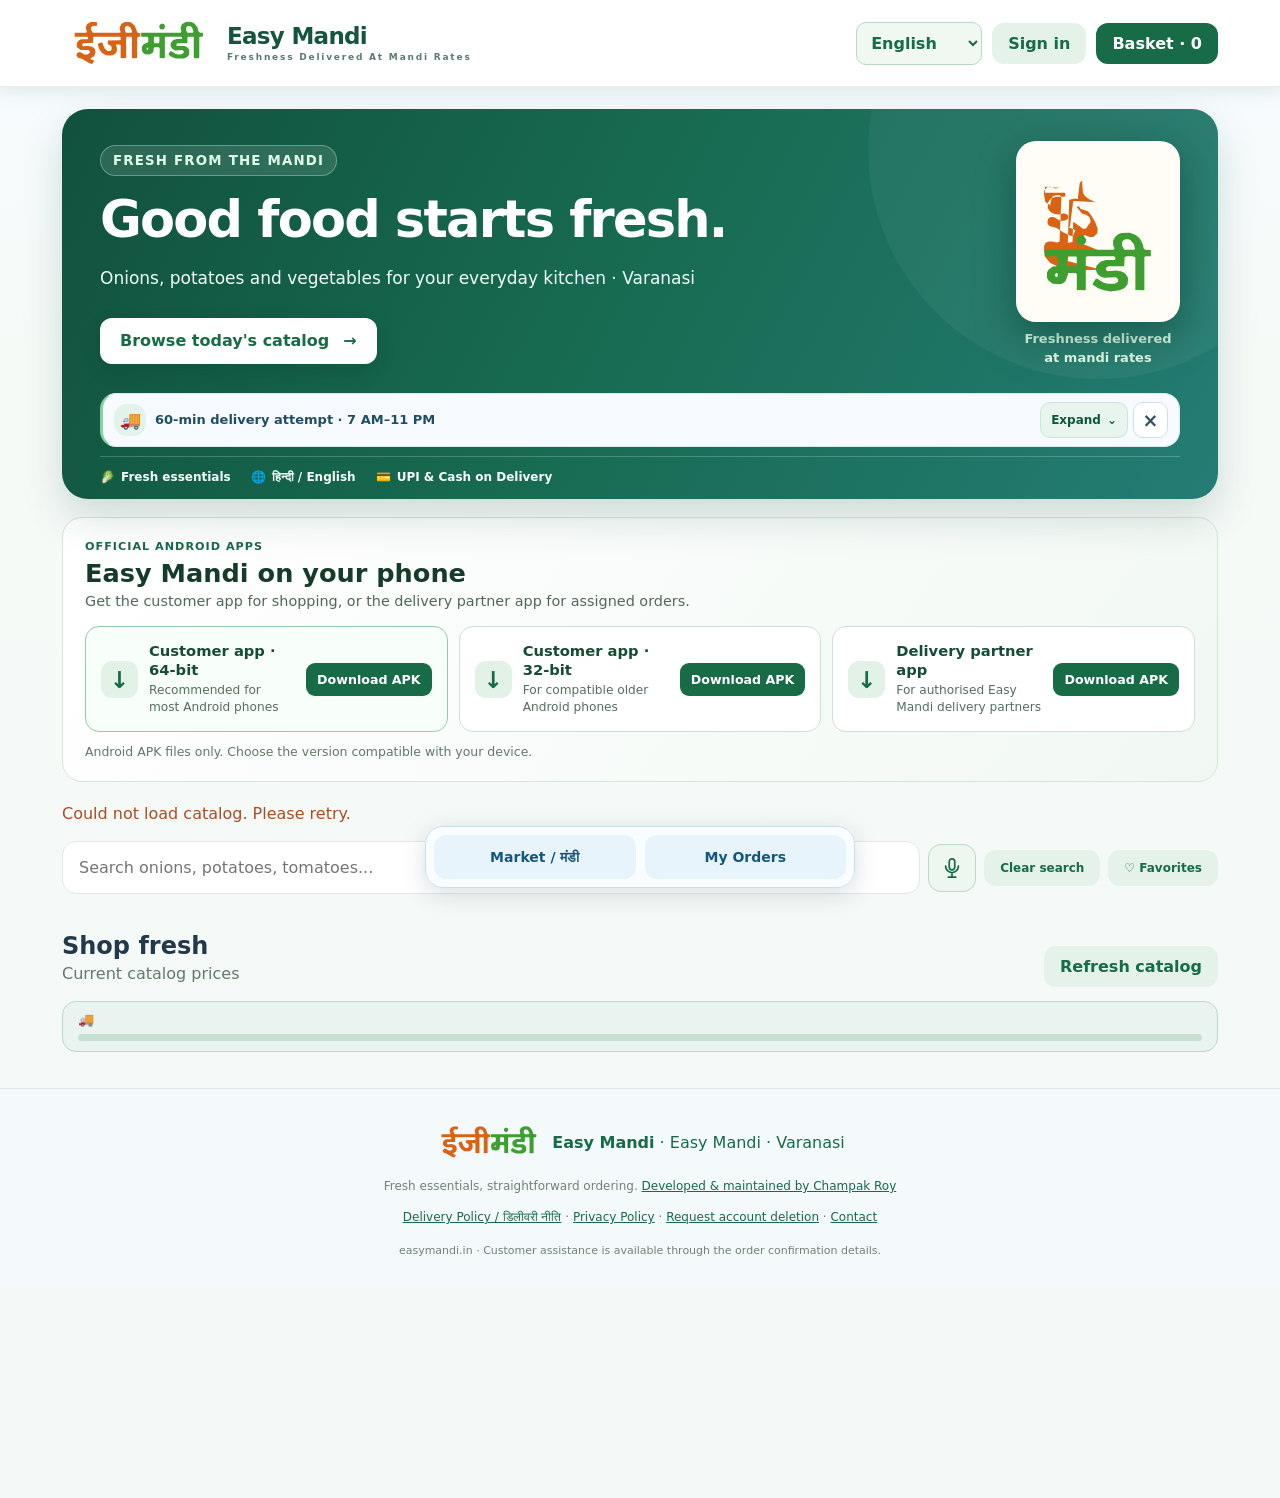
<file: index.html>
<!doctype html>
<html lang="en">
<head>
<meta charset="utf-8">
<meta name="viewport" content="width=device-width,initial-scale=1">
<!-- Render the customer homepage at the domain root while loading its assets from /web/. -->
<base href="/web/">
<meta name="theme-color" content="#176b46">
<meta name="easy-mandi-web-release" content="20261011-persistent-nav-v1">
<meta name="referrer" content="no-referrer">
<link rel="icon" href="favicon.svg?v=20261014-hindi-logo" type="image/svg+xml">
<link rel="apple-touch-icon" href="brand-symbol.svg?v=20261014-hindi-logo">
<meta name="application-name" content="Easy Mandi">
<meta name="description" content="Buy fresh vegetables online in Varanasi with Easy Mandi. Explore today's catalog at mandi rates, track orders and choose UPI or cash on delivery in served localities.">
<meta name="robots" content="index, follow, max-image-preview:large">
<meta name="geo.region" content="IN-UP">
<meta name="geo.placename" content="Varanasi">
<link rel="canonical" href="https://easymandi.in/">
<meta property="og:type" content="website">
<meta property="og:site_name" content="Easy Mandi">
<meta property="og:locale" content="en_IN">
<meta property="og:locale:alternate" content="hi_IN">
<meta property="og:title" content="Easy Mandi | Fresh Vegetables Online in Varanasi">
<meta property="og:description" content="Shop fresh vegetables at mandi rates in served Varanasi localities. Browse in English or Hindi, order online and download our Android apps.">
<meta property="og:url" content="https://easymandi.in/">
<meta property="og:image" content="https://easymandi.in/web/og-image.svg">
<meta property="og:image:alt" content="Easy Mandi – fresh vegetables delivered at mandi rates in Varanasi">
<meta name="twitter:card" content="summary_large_image">
<meta name="twitter:title" content="Easy Mandi | Fresh Vegetables Online in Varanasi">
<meta name="twitter:description" content="Fresh vegetables at mandi rates in selected Varanasi localities. Order online or download the Android app.">
<meta name="twitter:image" content="https://easymandi.in/web/og-image.svg">
<title>Buy Fresh Vegetables Online in Varanasi | Easy Mandi</title>
<script type="application/ld+json">
{
  "@context": "https://schema.org",
  "@graph": [
    {
      "@type": "WebSite",
      "@id": "https://easymandi.in/#website",
      "name": "Easy Mandi",
      "alternateName": "ईज़ीमंडी",
      "url": "https://easymandi.in/",
      "inLanguage": ["en-IN", "hi-IN"],
      "description": "Fresh vegetables at mandi rates, with online ordering in served localities of Varanasi."
    },
    {
      "@type": "Organization",
      "@id": "https://easymandi.in/#organization",
      "name": "Easy Mandi",
      "url": "https://easymandi.in/",
      "logo": "https://easymandi.in/web/brand-mark.svg",
      "areaServed": {"@type": "City", "name": "Varanasi"}
    },
    {
      "@type": "MobileApplication",
      "name": "Easy Mandi Customer",
      "operatingSystem": "Android",
      "applicationCategory": "ShoppingApplication",
      "downloadUrl": ["https://easymandi.in/apk/easymani64.apk", "https://easymandi.in/apk/easymani32.apk"],
      "inLanguage": ["en-IN", "hi-IN"]
    },
    {
      "@type": "MobileApplication",
      "name": "Easy Mandi Delivery Partner",
      "operatingSystem": "Android",
      "applicationCategory": "BusinessApplication",
      "downloadUrl": "https://easymandi.in/apk/easymanideliverypartner.apk"
    }
  ]
}
</script>
<link rel="stylesheet" href="storefront.css?v=20261121-voice-v1">
<script src="i18n.js?v=20261017-policy-ui-v3" defer></script>
<link rel="stylesheet" href="../shared/notifications.css?v=20261010-draggable-v1">
<script src="../shared/api-client.js?v=20260930-cleanup" defer>
</script>
<script src="../shared/notification-settings.js?v=20261010-types" defer></script>
<script src="../shared/notifications.js?v=20261010-draggable-v1" defer>
</script>
</head>
<body>
<header>
<div>
<a class="brand" href="/" aria-label="Easy Mandi home">
  <img class="brand-mark" src="brand-mark.svg?v=20261014-hindi-logo" alt="ईज़ीमंडी · Easy Mandi" width="154" height="62">
  <span class="brand-text"><strong>Easy Mandi</strong><small>Freshness Delivered At Mandi Rates</small></span>
</a>
<span class="header-actions">
<label class="language-control" for="siteLanguage"><span class="sr-only" data-i18n="chooseLanguage">Choose language</span><select id="siteLanguage" aria-label="Language / भाषा"><option value="en">English</option><option value="hi">हिन्दी</option></select></label>
<button class="btn ghost" id="accountButton" type="button" data-i18n="signIn">Sign in</button>
<button class="btn" id="basketButton">Basket · 0</button>
</span>
</div>
</header>
<nav class="customer-quick-nav" aria-label="Market and orders / मंडी और ऑर्डर">
  <a class="btn ghost market-nav" id="marketButton" href="#shopCatalog" data-i18n="marketNav">Market / मंडी</a>
  <button class="btn ghost my-orders-nav" id="myOrdersButton" type="button" data-i18n="navOrders" aria-controls="myOrdersPanel">My orders / मेरे ऑर्डर</button>
</nav>
<main class="wrap">
<section class="hero" aria-label="Easy Mandi welcome">
  <div class="hero-main">
    <div class="hero-copy">
      <small class="hero-eyebrow" data-i18n="eyebrow">FRESH FROM THE MANDI</small>
      <h1 data-i18n="heroTitle">Good food starts fresh.</h1>
      <p data-i18n="heroText">Onions, potatoes and vegetables for your everyday kitchen · Varanasi</p>
      <a class="hero-shop-link" href="#shopCatalog"><span data-i18n="browseCatalog">Browse today's catalog</span><span aria-hidden="true">→</span></a>
    </div>
    <div class="hero-graphic" aria-hidden="true"><img src="brand-symbol.svg?v=20261014-hindi-logo" alt=""><span>Freshness delivered<br>at mandi rates</span></div>
  </div>
  <div class="hero-delivery-banner" id="compactDeliveryPolicy" data-state="expanded" role="region" data-i18n-aria-label="deliveryBannerTitle" aria-label="Your delivery window">
    <span class="hero-delivery-icon" aria-hidden="true">🚚</span>
    <div class="hero-delivery-copy">
      <span class="hero-delivery-label" data-i18n="deliveryBannerTitle">YOUR DELIVERY WINDOW</span>
      <p id="deliveryPolicyDetails" class="delivery-time-promise" data-i18n="deliveryBannerMessage">Delivery attempted within 60 service minutes after confirmation · 7 AM–11 PM IST. Rush-hour or traffic delays possible.</p>
      <span class="hero-delivery-compact" data-i18n="deliveryPolicyCompact">60-min delivery attempt · 7 AM–11 PM</span>
    </div>
    <a class="hero-delivery-link" href="/delivery-policy.html" data-i18n="deliveryPolicyLink">View delivery policy →</a>
    <div class="hero-delivery-controls">
      <button id="deliveryPolicyToggle" class="hero-delivery-control" type="button" aria-expanded="true" aria-controls="deliveryPolicyDetails" data-i18n-aria-label="deliveryPolicyMinimize" aria-label="Minimise delivery notice">
        <span id="deliveryPolicyToggleText" data-i18n="deliveryPolicyMinimize">Minimise</span><span id="deliveryPolicyChevron" aria-hidden="true">⌃</span>
      </button>
      <button id="deliveryPolicyDismiss" class="hero-delivery-control hero-delivery-close" type="button" data-i18n-aria-label="deliveryPolicyClose" aria-label="Close delivery notice" title="Close">×</button>
    </div>
  </div>
  <div class="hero-promises">
    <span><span aria-hidden="true">🥬</span> <span data-i18n="freshEssentials">Fresh essentials</span></span>
    <span><span aria-hidden="true">🌐</span> हिन्दी / English</span>
    <span><span aria-hidden="true">💳</span> <span data-i18n="paymentChoices">UPI &amp; Cash on Delivery</span></span>
  </div>
</section>
<section class="app-downloads" id="downloadApps" aria-labelledby="appDownloadHeading">
  <div class="app-downloads-heading">
    <small class="app-downloads-eyebrow" data-i18n="downloadKicker">OFFICIAL ANDROID APPS</small>
    <h2 id="appDownloadHeading" data-i18n="downloadHeading">Easy Mandi on your phone</h2>
    <p data-i18n="downloadIntro">Get the customer app for shopping, or the delivery partner app for assigned orders.</p>
  </div>
  <div class="app-downloads-grid">
    <a class="app-download-card app-download-card-primary" href="/apk/easymani64.apk" download="easymani64.apk">
      <span class="app-download-icon" aria-hidden="true">↓</span>
      <span class="app-download-copy"><strong data-i18n="downloadCustomer64">Customer app · 64-bit</strong><small data-i18n="downloadCustomer64Hint">Recommended for most Android phones</small></span>
      <span class="app-download-action" data-i18n="downloadAction">Download APK</span>
    </a>
    <a class="app-download-card" href="/apk/easymani32.apk" download="easymani32.apk">
      <span class="app-download-icon" aria-hidden="true">↓</span>
      <span class="app-download-copy"><strong data-i18n="downloadCustomer32">Customer app · 32-bit</strong><small data-i18n="downloadCustomer32Hint">For compatible older Android phones</small></span>
      <span class="app-download-action" data-i18n="downloadAction">Download APK</span>
    </a>
    <a class="app-download-card" href="/apk/easymanideliverypartner.apk" download="easymanideliverypartner.apk">
      <span class="app-download-icon" aria-hidden="true">↓</span>
      <span class="app-download-copy"><strong data-i18n="downloadPartner">Delivery partner app</strong><small data-i18n="downloadPartnerHint">For authorised Easy Mandi delivery partners</small></span>
      <span class="app-download-action" data-i18n="downloadAction">Download APK</span>
    </a>
  </div>
  <p class="app-downloads-note" data-i18n="downloadFootnote">Android APK files only. Choose the version compatible with your device.</p>
</section>
<p id="status" class="status" role="status">
</p>
<section id="myOrdersPanel" class="my-orders-panel" hidden aria-labelledby="myOrdersHeading">
  <div class="delivery-panel-top">
    <div><small class="section-kicker" data-i18n="yourAccountKicker">YOUR EASY MANDI ACCOUNT</small>
      <h2 id="myOrdersHeading">My orders, delivery & QR</h2>
      <p class="note" data-i18n="ordersDescription">Every order with its items, payment, delivery status and active handoff QR.</p>
    </div>
    <button id="refreshMyOrders" class="btn ghost" type="button">Refresh orders</button>
  </div>
  <p id="myOrdersStatus" class="note" role="status" aria-live="polite"></p>
  <div id="mySavingsSummary" class="my-savings-summary" role="status" aria-live="polite" hidden></div>
  <div id="myOrdersList" class="my-orders-list"></div>
  <button id="moreMyOrders" class="btn ghost" type="button" hidden>Load more orders</button>
</section>

<div class="catalog-search-tools"><div class="catalog-search-field"><input class="search" id="search" type="search" data-i18n-placeholder="searchPlaceholder" placeholder="Search onions, potatoes, tomatoes..." aria-label="Search products" data-i18n-aria-label="searchAria"><button type="button" class="voice-search-btn" id="voiceSearch" hidden aria-pressed="false" aria-label="Search by voice" title="Search by voice"><svg aria-hidden="true" width="22" height="22" viewBox="0 0 24 24" fill="none" stroke="currentColor" stroke-width="1.9" stroke-linecap="round" stroke-linejoin="round"><rect x="9" y="2" width="6" height="12" rx="3"/><path d="M5 10a7 7 0 0 0 14 0M12 17v5m-4 0h8"/></svg></button></div><span class="sr-only" role="status" aria-live="polite" id="voiceSearchStatus"></span><button type="button" class="btn ghost" id="clearSearch" data-i18n="clearSearch">Clear search</button><button type="button" class="btn ghost" id="favoritesFilter" aria-pressed="false" data-i18n="showFavorites">♡ Favorites</button></div>
<div class="filters" id="filters">
</div>
<div class="head" id="shopCatalog">
<div>
<h2 data-i18n="shopFresh">Shop fresh</h2>
<p id="count" role="status">Current catalog prices</p>
</div>
<button class="btn ghost" id="refresh" data-i18n="refreshCatalog">Refresh catalog</button>
</div>
<div class="delivery-progress-banner" id="deliveryProgressBanner" role="status" aria-live="polite"><span aria-hidden="true">🚚</span> <span id="deliveryProgress"></span><div class="delivery-progress-track" aria-hidden="true"><span id="deliveryProgressFill"></span></div></div>
<div class="grid" id="products">
</div>
</main>
<dialog id="basket" aria-labelledby="basketHeading">
<div class="customer-dialog-header">
  <h2 id="basketHeading" data-i18n="yourBasket">Your basket</h2>
  <button type="button" class="customer-dialog-close" id="basketCloseTop" aria-label="Close basket / टोकरी बंद करें" title="Close / बंद करें">×</button>
</div>
<div id="items">
</div>
<div id="totals">
</div>
<div id="orderConfirmation" role="status">
</div>
<p id="orderError" class="status" role="alert">
</p>
<section id="checkoutLoginGate" class="checkout-login-gate" aria-live="polite" hidden>
  <p data-i18n="checkoutLoginRequired">Sign in or register before placing your order. Your basket will be kept.</p>
  <button type="button" class="btn" id="checkoutSignIn" data-i18n="checkoutSignIn">Sign in / Register to order</button>
</section>
<p class="note" id="deliveryNote">
</p>
<p class="delivery-time-promise delivery-time-checkout" data-i18n="deliveryPolicyShort">🚚 Delivery attempted within 60 minutes after confirmation · 7 AM–11 PM IST. Rush-hour delays possible.</p>
<p id="checkoutHoursStatus" class="delivery-checkout-hours" role="status" aria-live="polite"></p>
<form class="form" id="orderForm">
<div class="service-locality-group">
<label for="locality" data-i18n="locality">Select delivery locality · डिलीवरी क्षेत्र चुनें</label>
<select id="locality" name="locality" required aria-describedby="serviceLocalityStatus"><option value="">Loading service localities…</option></select>
<div class="service-locality-actions"><a class="btn ghost" id="localityMap" href="#" target="_blank" rel="noopener noreferrer" aria-disabled="true" data-i18n="viewLocalityMap">Display locality on map</a><span class="note" id="serviceLocalityStatus" role="status">Checking available areas…</span></div>
</div>
<input name="name" data-i18n-placeholder="yourName" placeholder="Your name" minlength="2" maxlength="100" required>
<label for="mobile"><span data-i18n="mobileNumber">Mobile number</span> (<span id="countryCode">+91</span>)</label>
<input id="mobile" name="phone" type="tel" placeholder="9876543210" pattern="[6-9][0-9]{9}" maxlength="10" inputmode="numeric" autocomplete="tel-national" title="10 digits starting with 6, 7, 8 or 9" required>
<p class="note" data-i18n="mobileHint">Format: +91 9876543210. Enter only the 10 digits.</p>
<label for="house" data-i18n="house">House / flat / building</label>
<input id="house" name="house" data-i18n-placeholder="housePlaceholder" placeholder="House 12" minlength="2" required>

<label for="landmark" data-i18n="landmark">Landmark (optional)</label>
<input id="landmark" name="landmark" data-i18n-placeholder="landmarkPlaceholder" placeholder="Near the main gate">
<label for="pin" data-i18n="pin">PIN code (optional)</label>
<input id="pin" name="pin" placeholder="221005" pattern="[1-9][0-9]{5}" maxlength="6" inputmode="numeric" title="Optional 6-digit Indian PIN code">
<p class="note"><span data-i18n="addressFormat">Address format:</span> <span id="addressExample">House 12, Lanka, Varanasi, Uttar Pradesh 221005</span>. <span data-i18n="deliveryCityLabel">Delivery city:</span> <strong id="deliveryCity">Varanasi</strong>.</p>
<button type="button" class="btn ghost" id="shareLocation" data-i18n="shareLocation">Share current location</button>
<p class="note" id="locationStatus" data-i18n="locationHint" data-location-state="hint">Optional map pin for accurate delivery. Your browser will ask for permission.</p>
<label class="checkout-instructions" for="customerNote" data-i18n="customerNoteLabel">Delivery instructions (optional)</label>
<textarea id="customerNote" name="customerNote" maxlength="500" rows="2" data-i18n-placeholder="customerNoteHint" placeholder="Gate number, preferred delivery time, etc."></textarea>
<fieldset class="payment-choice">
<legend data-i18n="paymentMethod">Payment method</legend>
<label><input type="radio" name="paymentMethod" value="cod" checked> <span data-i18n="cod">Cash on Delivery</span></label>
<label><input type="radio" name="paymentMethod" value="upi"> <span data-i18n="upiMethod">UPI / QR payment</span></label>
</fieldset>
<p class="note" data-i18n="upiHint">For UPI, the exact saved order total is used. Upload the payment screenshot/receipt after paying so the admin can verify it.</p>
<div class="actions">
<button type="button" class="btn ghost" id="close" data-i18n="close">Close</button>
<button class="btn" id="send" data-i18n="placeOrder">Place order</button>
</div>
</form>
</dialog>
<dialog id="itemDetail" aria-labelledby="detailTitle">
<div class="detail-shell">
<div class="detail-top">
<h2 id="detailTitle">
</h2>
<button type="button" class="btn ghost" id="detailClose" aria-label="Close product details / उत्पाद विवरण बंद करें"><span aria-hidden="true">×</span> <span data-i18n="close">Close</span></button>
</div>
<div id="detailArt" class="detail-art" aria-hidden="true">
</div>
<p id="detailHindi">
</p>
<p class="detail-price" id="detailPrice">
</p>
<p id="detailDescription">
</p>
<div class="detail-controls">
<strong data-i18n="quantity">Quantity</strong>
<div class="step">
<button type="button" id="detailMinus" aria-label="Remove one">−</button>
<span id="detailQuantity">
</span>
<button type="button" id="detailPlus" aria-label="Add one">+</button>
</div>
</div>
<p id="detailTotal">
</p>
</div>
</dialog>
<dialog id="accountDialog" aria-labelledby="accountTitle">
<div class="customer-dialog-header">
  <h2 id="accountTitle" data-i18n="accountTitle">Sign in</h2>
  <button type="button" class="customer-dialog-close" id="accountCloseTop" aria-label="Close account / खाता बंद करें" title="Close / बंद करें">×</button>
</div>
<p class="status" id="accountError" role="alert">
</p>
<form class="form" id="accountForm">
<div id="registerFields" hidden>
<label><span data-i18n="fullName">Full name</span><input name="name" autocomplete="name" minlength="2" maxlength="100">
</label>
<label><span data-i18n="mobileNumber">Mobile number</span> (+91)<input name="mobile" type="tel" inputmode="numeric" autocomplete="tel-national" pattern="[6-9][0-9]{9}" maxlength="10" placeholder="9876543210">
</label>
<label><span data-i18n="emailOptional">Email (optional)</span><input name="email" type="email" autocomplete="email">
</label>
</div>
<div id="loginFields">
<label><span data-i18n="loginLabel">Mobile number or email</span><input name="login" autocomplete="username">
</label>
</div>
<label><span data-i18n="password">Password</span><input name="password" type="password" autocomplete="current-password" required minlength="8">
</label>
<label id="confirmPasswordField" hidden><span data-i18n="confirmPassword">Confirm password</span><input name="password_confirmation" type="password" autocomplete="new-password" minlength="8">
</label>
<div class="actions">
<button class="btn ghost" type="button" id="accountClose" data-i18n="close">Close</button>
<button class="btn" type="submit" id="accountSubmit" data-i18n="signIn">Sign in</button>
</div>
</form>
<section id="googleCustomerSection" class="google-customer-section" aria-label="Google customer sign-in">
  <p class="google-separator">— or continue with — / या —</p>
  <div id="googleSignIn" aria-label="Continue with Google"></div>
  <button class="btn ghost google-continue" type="button" id="googleRetry"><span class="google-g" aria-hidden="true">G</span> Continue with Google / Google से लॉग इन</button>
  <p class="note google-status" id="googleStatus" role="status" aria-live="polite">Checking Google Sign-In…</p>
</section>
<button class="btn ghost" id="googleComplete" type="button" hidden data-i18n="completeGoogle">Complete Google sign-in</button>
<button class="btn ghost" id="accountSwitch" type="button" data-i18n="createAccount">Create an account</button>
<div id="accountProfile" hidden>
<p id="accountIdentity">
</p>
<p class="note" data-i18n="signOutNotice">Signing out removes the basket from this browser.</p>
 <p class="note"><a href="https://easymandi.in/privacy.html">Privacy policy / गोपनीयता नीति</a> · <a href="https://easymandi.in/delete-account.html">Request account deletion / खाता हटाने का अनुरोध</a></p>
<button class="btn" id="logoutButton" type="button" data-i18n="signOut">Sign out</button>
</div>
</dialog>
<footer class="site-footer">
 <div class="footer-brand"><img src="brand-mark.svg?v=20261014-hindi-logo" alt="ईज़ीमंडी" width="108" height="46">
 <span><strong>Easy Mandi</strong> · <span data-i18n="customerFooter">Varanasi</span></span></div>
 <p>Fresh essentials, straightforward ordering. <a href="https://learnwithchampak.live" rel="noopener noreferrer">Developed &amp; maintained by Champak Roy</a></p>
 <p class="legal-links"><a href="https://easymandi.in/delivery-policy.html">Delivery Policy / डिलीवरी नीति</a> · <a href="https://easymandi.in/privacy.html">Privacy Policy</a> · <a href="https://easymandi.in/delete-account.html">Request account deletion</a> · <a href="mailto:champaksworld@gmail.com">Contact</a></p>
 <small>easymandi.in · Customer assistance is available through the order confirmation details.</small>
</footer>
<script src="localities.js?v=20261012-primary-addresses-v2" defer></script>
<script src="mandi-pricing.js?v=20261010-v1" defer></script>
<script src="savings-moment.js?v=20261011-market-savings-v1" defer></script>
<script src="compact-delivery-policy.js?v=20261017-v3" defer></script>
<script src="delivery-window.js?v=20261016-policy-v2" defer></script>
<script src="voice-search.js?v=20261121-voice-v1" defer></script>
<script src="storefront.js?v=20261016-policy-v2" defer>
</script>
<script src="auth.js?v=20261010-branding-v15" defer>
</script>
<script src="customer-data.js?v=20261012-primary-addresses-v2" defer></script>
<script src="vendor/qrcode.min.js?v=20261008" defer></script>
<script src="deliveries.js?v=20261010-merged-orders-v1" defer></script>
<script src="order-history.js?v=20261016-policy-v2" defer></script>
</body>
</html>
</file>
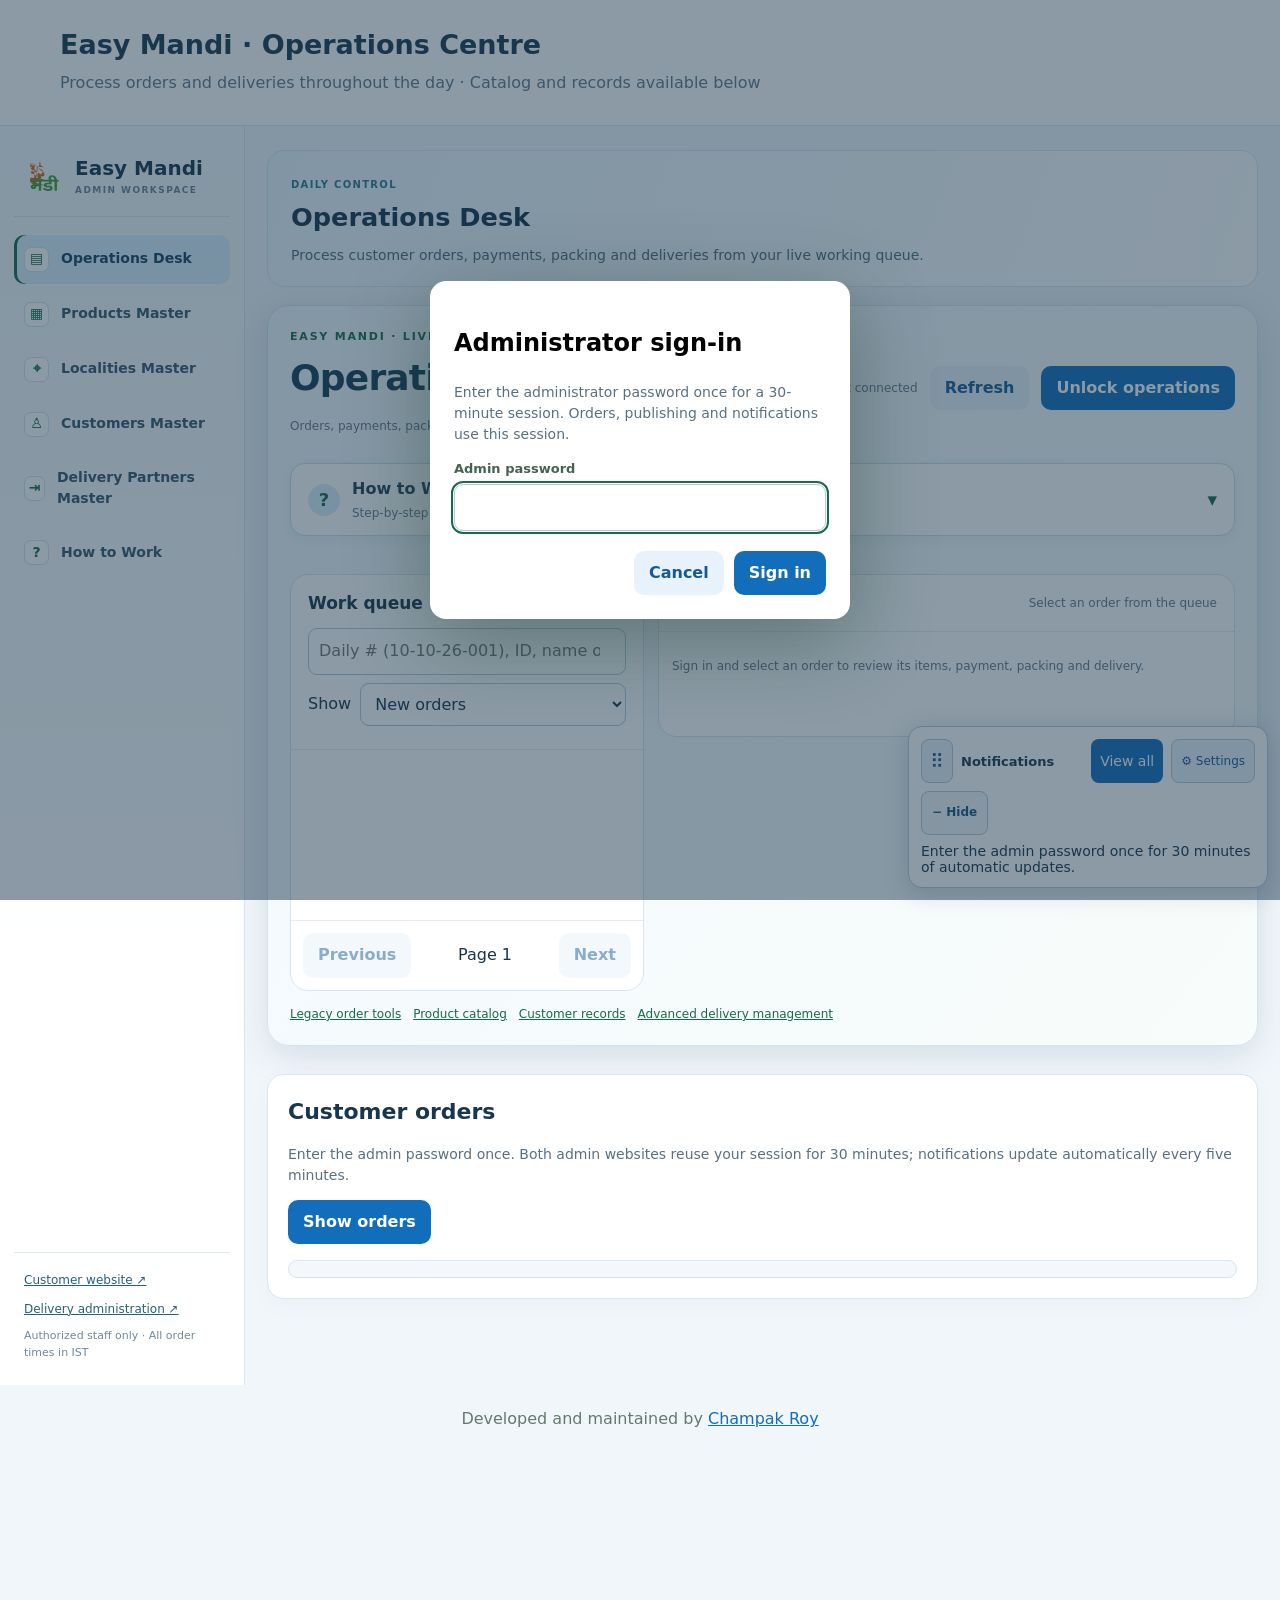
<file: admin/index.html>
<!doctype html>
<html lang="en" data-admin-page="operations">
<head>
<meta charset="utf-8">
<meta name="viewport" content="width=device-width,initial-scale=1">
<meta name="robots" content="noindex,nofollow">
<meta name="description" content="Private Easy Mandi administration for products, customer orders and delivery operations.">
<link rel="canonical" href="https://easymandi.in/admin/">
<link rel="icon" href="../web/favicon.svg" type="image/svg+xml">
<meta property="og:type" content="website">
<meta property="og:title" content="Easy Mandi | Admin workspace">
<meta property="og:description" content="Easy Mandi administration for authorized staff.">
<meta property="og:url" content="https://easymandi.in/admin/">
<meta property="og:image" content="https://easymandi.in/web/og-image.svg">
<meta name="theme-color" content="#176b46">
<title>Easy Mandi · Operations Desk</title>
<link rel="stylesheet" href="catalog.css?v=20261016-delivery-address-v1">
<link rel="stylesheet" href="admin-pages.css?v=20261010-mandi-v1">
<link rel="stylesheet" href="../shared/notifications.css?v=20261014-reopen-v2">
<script src="../shared/api-client.js?v=20261001-icons" defer>
</script>
<script src="../shared/admin-session.js?v=20261001-icons" defer>
</script>
<script src="../shared/notification-settings.js?v=20261010-types" defer></script>
<script src="../shared/notifications.js?v=20261014-reopen-v2" defer>
</script>
<link rel="stylesheet" href="../shared/password.css?v=20261001-access">
</head>
<body>
<header>
<h1>Easy Mandi · Operations Centre</h1>
<p>Process orders and deliveries throughout the day · Catalog and records available below</p>
</header>
<div class="admin-app">
<aside class="admin-rail" aria-label="Easy Mandi administration">
 <a class="admin-rail-brand" href="./"><span class="admin-rail-logo" aria-hidden="true">EM</span><span><strong>Easy Mandi</strong><small>ADMIN WORKSPACE</small></span></a>
 <nav class="admin-page-links" aria-label="Admin pages">
  <a data-admin-link="operations" href="./"><span aria-hidden="true">▤</span> Operations Desk</a>
  <a data-admin-link="products" href="products.html"><span aria-hidden="true">▦</span> Products Master</a>
  <a data-admin-link="localities" href="localities.html"><span aria-hidden="true">⌖</span> Localities Master</a>
  <a data-admin-link="customers" href="customers.html"><span aria-hidden="true">♙</span> Customers Master</a>
  <a data-admin-link="partners" href="delivery-partners.html"><span aria-hidden="true">⇥</span> Delivery Partners Master</a>
  <a data-admin-link="help" href="how-to.html"><span aria-hidden="true">?</span> How to Work</a>
 </nav>
 <div class="admin-rail-bottom"><a href="../">Customer website ↗</a><a href="https://programmer-s-picnic.github.io/delivery-app/web/" target="_blank" rel="noopener noreferrer">Delivery administration ↗</a><small>Authorized staff only · All order times in IST</small></div>
</aside>
<main id="adminMain">
<nav class="admin-mobile-pages" aria-label="Admin pages on mobile">
 <a href="./" data-admin-link="operations">Operations</a><a href="products.html" data-admin-link="products">Products</a><a href="customers.html" data-admin-link="customers">Customers</a><a href="delivery-partners.html" data-admin-link="partners">Delivery Partners</a><a href="how-to.html" data-admin-link="help">How to Work</a>
</nav>
<div class="admin-page-title" data-page-title="operations"><span class="admin-eyebrow">DAILY CONTROL</span><h2>Operations Desk</h2><p>Process customer orders, payments, packing and deliveries from your live working queue.</p></div>
<div class="admin-page-title" data-page-title="products"><span class="admin-eyebrow">CATALOG MANAGEMENT</span><h2>Products Master</h2><p>Manage store settings, product categories, prices, photos, alternative names and availability. Validate and publish to the live catalog.</p></div>
<div class="admin-page-title" data-page-title="localities"><span class="admin-eyebrow">SERVICE AREAS</span><h2>Varanasi Localities Master</h2><p>Serve only admin-approved localities; customers must select one before entering their address.</p></div>
<div class="admin-page-title" data-page-title="customers"><span class="admin-eyebrow">ACCOUNT RECORDS</span><h2>Customers Master</h2><p>Search customer profiles, addresses and order history. Private data is available only after administrator sign-in.</p></div>
<div class="admin-page-title" data-page-title="partners"><span class="admin-eyebrow">DELIVERY TEAM</span><h2>Delivery Partners Master</h2><p>Review partner profiles, active status and delivery performance. Use Delivery administration for edits and assignments.</p><a class="btn secondary admin-title-action" href="https://programmer-s-picnic.github.io/delivery-app/web/" target="_blank" rel="noopener noreferrer">Open delivery administration ↗</a></div>
<div class="admin-page-title" data-page-title="help"><span class="admin-eyebrow">STAFF HANDBOOK</span><h2>How to Work</h2><p>Step-by-step instructions for operating Easy Mandi safely throughout the day.</p></div>
<section class="ops-workspace" id="opsDesk" aria-labelledby="opsTitle">
 <div class="ops-heading"><div><p class="ops-kicker">EASY MANDI · LIVE OPERATIONS</p><h2 id="opsTitle">Operations Desk</h2><p class="ops-muted">Orders, payments, packing and delivery in one workspace · Times in IST</p></div><div class="ops-top-actions"><span id="opsLastSync" class="ops-muted">Not connected</span><button class="btn secondary" id="opsRefresh" type="button">Refresh</button><button class="btn" id="opsSignIn" type="button">Unlock operations</button></div></div>
 <details class="ops-guide" id="opsHowTo">
  <summary><span class="ops-guide-icon" aria-hidden="true">?</span><span><strong>How to Work · काम कैसे करें</strong><small>Step-by-step daily guide for processing orders and deliveries</small></span><span class="ops-guide-chevron" aria-hidden="true">▾</span></summary>
  <div class="ops-guide-content">
   <p class="ops-guide-intro">Start at <strong>New orders</strong>, work through payments and packing, then assign and track deliveries. The work queues show different views of the same saved orders: moving between queues does not create, duplicate, or delete an order.</p>
   <h3>Process a customer order</h3>
   <ol class="ops-guide-steps">
    <li><strong>Unlock the desk</strong><span>Choose <em>Unlock operations</em> and enter the admin password. Your secure session lasts 30 minutes; you can unlock again when it expires.</span><span class="ops-guide-hi" lang="hi">पहले एडमिन लॉगिन करें।</span></li>
    <li><strong>Receive and review</strong><span>Open <em>New orders</em>. Select an order and check the customer's items, quantities, address, mobile, notes and total. Change the order status to <em>Confirmed</em> after reviewing it.</span><button type="button" class="ops-guide-action" data-ops-guide-queue="new">Open New orders →</button></li>
    <li><strong>Handle payment</strong><span>For UPI, open the submitted receipt, inspect its details and verify or reject it. For COD, mark payment paid <strong>only after money has actually been collected</strong>. Never mark an unpaid order as paid.</span><button type="button" class="ops-guide-action" data-ops-guide-queue="payment">Open UPI verification →</button></li>
    <li><strong>Prepare and pack</strong><span>Use <em>Preparing / packing</em>, check every item, and choose <em>Print Packing Slip</em>. Print or save the checklist as a PDF. Add packing/delivery notes with the existing order tools if needed.</span><button type="button" class="ops-guide-action" data-ops-guide-queue="packing">Open Packing →</button></li>
    <li><strong>Import and assign delivery</strong><span>In <em>Awaiting assignment</em>, choose <em>Import for delivery</em> if the order has no delivery record. Check the highlighted delivery locality and full address (or View on map when available). Select an active delivery partner and choose <em>Assign delivery partner</em>. Assignment sends a handoff code to the customer through the established notification flow.</span><button type="button" class="ops-guide-action" data-ops-guide-queue="unassigned">Open Unassigned →</button></li>
    <li><strong>Track the delivery</strong><span>Use <em>Active deliveries</em> to see partner assignment, pickup and out-for-delivery states. The delivery partner completes the handoff with the customer's code/QR through the partner app. Use Advanced delivery management for resend-code and other specialist actions.</span><button type="button" class="ops-guide-action" data-ops-guide-queue="active">Open Active deliveries →</button></li>
    <li><strong>Resolve and close</strong><span>Review <em>Exceptions</em> for rejected receipts and long-unassigned orders. Use <em>Completed</em> to check finished or cancelled orders. Delivery completion should normally follow the partner's verified handoff, not a premature manual status change.</span><div class="ops-guide-action-row"><button type="button" class="ops-guide-action" data-ops-guide-queue="exceptions">Open Exceptions →</button><button type="button" class="ops-guide-action" data-ops-guide-queue="completed">View Completed →</button></div></li>
   </ol>
   <div class="ops-guide-bottom">
    <section aria-labelledby="opsShiftHeading"><h3 id="opsShiftHeading">Daily routine</h3><p><strong>Morning:</strong> review pending UPI, new orders and old unassigned deliveries.<br><strong>During the day:</strong> keep the queue open, confirm orders, pack, assign partners and follow exceptions.<br><strong>Before closing:</strong> check incomplete deliveries, COD collections, receipts and finished orders.</p></section>
    <section aria-labelledby="opsTipsHeading"><h3 id="opsTipsHeading">Useful controls and safety</h3><p><strong>Search:</strong> enter order ID, name, mobile or locality (Ctrl+K focuses search). <strong>Refresh:</strong> the desk checks updates about every 30 seconds while visible; use Refresh anytime. <strong>Dates:</strong> shown in IST. <strong>Privacy:</strong> lock the admin on a shared computer. <strong>Fallback:</strong> legacy order and delivery administration remain available below.</p></section>
   </div>
   <p class="ops-guide-note">Queue counts cover the stored records; each queue displays paginated results. Actions require an authenticated administrator and can be subject to server-side payment and delivery rules. No report here authorizes giving the delivery code before handing over the goods.</p>
  </div>
 </details>
 <div class="ops-kpis" id="opsKpis" aria-label="Operation queue totals"></div>
 <div class="ops-layout">
  <div class="ops-list-column"><div class="ops-list-top"><h3>Work queue</h3><label class="ops-search-label"><span class="sr-only">Search orders</span><input type="search" id="opsSearch" placeholder="Daily # (10-10-26-001), ID, name or mobile" autocomplete="off"></label><div class="ops-filter-line"><label for="opsQueue">Show</label><select id="opsQueue"><option value="new">New orders</option><option value="payment">UPI verification</option><option value="packing">Preparing / packing</option><option value="unassigned">Awaiting assignment</option><option value="active">Active deliveries</option><option value="exceptions">Exceptions</option><option value="completed">Completed</option><option value="all">All orders</option></select></div><p id="opsCount" class="ops-muted" role="status"></p></div><div id="opsList" class="ops-queue-list" role="list" aria-label="Orders awaiting work"></div><div class="ops-paging"><button id="opsPrev" type="button" class="btn secondary" disabled>Previous</button><span id="opsPage">Page 1</span><button id="opsNext" type="button" class="btn secondary" disabled>Next</button></div></div>
  <div class="ops-detail-column"><div class="ops-detail-heading"><h3>Selected order</h3><span id="opsDetailStatus" class="ops-muted">Select an order from the queue</span></div><div id="opsDetail" class="ops-detail" role="region" aria-label="Selected order processing details"><p class="ops-muted">Sign in and select an order to review its items, payment, packing and delivery.</p></div><p id="opsMessage" role="status" aria-live="polite"></p></div>
 </div>
 <div class="ops-tools"><a href="#ordersPanel">Legacy order tools</a><a href="products.html#productsPanel">Product catalog</a><a href="customers.html#recordsPanel">Customer records</a><a href="https://programmer-s-picnic.github.io/delivery-app/web/">Advanced delivery management</a></div>
</section>
<nav class="workspace-nav" aria-label="Admin websites">
<a href="https://easymandi.in/admin/" aria-current="page">Easy Mandi admin</a>
<a href="https://programmer-s-picnic.github.io/delivery-app/web/" >Delivery admin</a>
<a href="how-to.html">How to Work</a>
</nav>
<details class="guide" id="usageGuide">
<summary>How to use Easy Mandi admin</summary>
<div class="guide-grid">
<article>
<h3>1. Update your catalog</h3>
<ol>
<li>Review store settings, delivery fees and minimum order.</li>
<li>Add a category before assigning products to it. Rename updates the products in that category. Move its products before deleting a category.</li>
<li>Search, filter or sort the product grid. Choose Add product, Update or Delete to open the record form. Insert and Update validate the fields before changing your draft.</li>
<li>Choose Validate catalog, then Save to server. Sign in through the password pop-up if your 30-minute session has ended. Changes become available when customers reload the catalog.</li>
</ol>
</article>
<article>
<h3>2. Manage customer orders</h3>
<ol>
<li>Sign in using the password pop-up, then go to Customer orders.</li>
<li>Filter by status, review items, totals, address and map pin.</li>
<li>Choose a status and Update status. Refresh orders to see recent changes.</li>
<li>Choose Open in delivery admin on an order to carry its ID into the import form. Sign in there and choose Import order.</li>
</ol>
</article>
<article>
<h3>3. Drafts and backups</h3>
<p>Edits are saved as a draft in this browser. Save to server publishes them. Download backup saves a JSON copy without publishing.</p>
<p>Reload published catalog discards your draft after confirmation. If saving reports a changed server version, review the latest catalog before retrying.</p>
<p>Choose Lock after reviewing orders on a shared device.</p>
<p>Use <strong>All records</strong> to inspect customer profiles, saved addresses, complete paginated order/payment history and delivery-partner records. Administrators only.</p>
</article>
</div>
<p>
<strong>Notifications:</strong> While signed in, updates refresh every five minutes. New updates appear automatically without clicking Refresh or re-entering a password. Unread entries are highlighted. Use Mark as read or Mark all as read; each account sees its own updates. Android users can open My deliveries or the partner jobs screen. Handoff codes are sent separately by the admin.</p>
</details>
<nav class="section-nav admin-legacy-nav" aria-label="Legacy workspace sections">
<a href="#opsDesk">Operations Desk</a>
<a href="#opsHowTo">How to Work</a>
<a href="#storePanel">Store settings</a>
<a href="#categoriesPanel">Categories</a>
<a href="#productsPanel">Products</a>
<a href="#ordersPanel">Customer orders</a>
<a href="#recordsPanel">All records</a>
<a href="#publishPanel">Publish</a>
</nav>
<div class="toolbar">
<a href="../">← Customer site</a>
<div class="row">
<button class="btn secondary" id="reload">Reload published catalog</button>
<button class="btn" id="saveTop">Save to server</button>
<button class="btn secondary" id="export">Download backup</button>
</div>
</div>
<p class="alert">
<strong>Publishing:</strong> Edit the catalog below and choose <strong>Save to server</strong>. Enter the separate administrator password. The website and app read the saved catalog from cserver. Download a backup whenever you need a copy.</p>
<div id="message" role="status" aria-live="polite">
</div>
<section class="admin-master-note" id="customerMasterNote"><strong>Customers Master</strong><p>Profiles and saved addresses are read-only here. Use Search and the row details to inspect full customer records and histories. To process a customer's order, open the Operations Desk. Other record types remain available in the selector for existing administrative workflows.</p></section>
<section class="admin-master-note" id="partnerMasterNote"><strong>Delivery Partners Master</strong><p>Partner records include active status and completed jobs. Account creation, editing, photographs, passwords and assignments remain in the separate Delivery administration website; they are not editable from this read-only records view.</p></section>
<section class="summary" id="summary">
</section>
<section class="panel" id="storePanel">
<h2>Store settings</h2>
<div class="grid" id="store">
</div>
</section>
<section class="panel media-panel" id="mediaPanel" aria-labelledby="mediaTitle">
 <h2 id="mediaTitle">Media Library · Product &amp; Category Pictures</h2>
 <p class="hint">Upload a JPEG, PNG or WebP picture (up to 4 MB). It is stored on the Easy Mandi server and assigned a permanent HTTPS URL. Choose that URL for a product or category, then Save to server to publish the catalogue change.</p>
 <div class="media-upload-row">
  <label class="field"><span>Picture to upload</span><input id="mediaUploadFile" type="file" accept="image/jpeg,image/png,image/webp"></label>
  <img id="mediaUploadPreview" class="media-upload-preview" alt="Selected image preview" hidden>
  <button id="mediaUpload" class="btn" type="button">Upload picture</button>
  <button id="mediaRefresh" class="btn secondary" type="button">Refresh library</button>
 </div>
 <p id="mediaStatus" class="hint" role="status" aria-live="polite">Unlock administration to upload or browse server images.</p>
 <div id="mediaGrid" class="media-grid" aria-label="Previously uploaded pictures"></div>
</section>
<section class="panel localities-master" id="localitiesMaster" aria-labelledby="localitiesMasterTitle">
  <h2 id="localitiesMasterTitle">Localities Master · Varanasi</h2>
  <p class="hint">Only enabled localities are serviceable. Add or edit area names, enter the Google Maps search text and verify its map. Save changes to apply to the website, Android app and server validation.</p>
  <div class="row"><button type="button" class="btn" id="localityAdd">Add locality</button><button type="button" class="btn secondary" id="localityReload">Reload</button><button type="button" class="btn" id="localitySave">Save localities to server</button><strong id="localityCount"></strong></div>
  <p id="localityStatus" role="status" aria-live="polite">Loading localities…</p>
  <div id="localityRows"></div>
  <p class="hint">Default areas: Pandeypur, Aktha and Taktakpur. Map buttons show Google Maps searches; a locality name alone does not verify a precise delivery pin.</p>
</section>
<section class="panel" id="categoriesPanel">
<h2>Product categories</h2>
<p class="hint">Add or rename categories. Rename moves existing products with the category. To delete a category, move its products first. The All filter is reserved.</p>
<div id="categories">
</div>
<div class="row">
<input id="newCategory" maxlength="80" placeholder="New category name" aria-label="New category name" style="max-width:340px">
<button class="btn secondary" id="addCategory" type="button">Add category</button>
</div>
</section>
<section class="panel" id="productsPanel">
<h2>Products</h2>
<div class="row">
<input id="filter" type="search" placeholder="Find a product" aria-label="Find a product" style="max-width:340px">
<button class="btn secondary" id="add">Add product</button>
</div>
<p class="hint">Insert, update and delete change your draft. Choose Save to server to publish.</p>
<div class="row"><label class="field"><span>Category</span><select id="productCategoryFilter"></select></label><label class="field"><span>Availability</span><select id="productAvailabilityFilter"><option value="all">All products</option><option value="yes">Available</option><option value="no">Unavailable</option></select></label></div>
<div id="products" tabindex="0" role="region" aria-label="Scrollable product records">
</div>
</section>
<section class="panel" id="ordersPanel">
<h2>Customer orders</h2>
<p class="hint">Enter the admin password once. Both admin websites reuse your session for 30 minutes; notifications update automatically every five minutes.</p>
<div class="row">

<button class="btn" id="ordersUnlock" type="button">Show orders</button>
<button class="btn secondary" id="ordersRefresh" type="button" hidden>Refresh orders</button>
<button class="btn secondary" id="ordersLock" type="button" hidden>Lock</button>
</div>
<p id="ordersMessage" role="status" aria-live="polite">
</p>
<div class="row" id="ordersControls" hidden>
<label class="field">
<span>Filter by status</span>
<select id="ordersFilter">
<option>All</option>
<option>New</option>
<option>Confirmed</option>
<option>Preparing</option>
<option>Delivered</option>
<option>Cancelled</option>
</select>
</label>
<span id="ordersCount" class="hint">
</span>
</div>
<div id="ordersList" tabindex="0" role="region" aria-label="Scrollable customer orders">
</div>
</section>
<section class="panel" id="recordsPanel">
<h2>Customer, order, payment and delivery-partner records</h2>
<p class="hint">Administrator-only, read-only database records. Search every record with pagination; no passwords, tokens or receipt images appear here. Use the Orders panel above to update order status or verify individual payment receipts.</p>
<div class="row"><button class="btn" id="recordsUnlock" type="button">Open all records</button></div>
<div id="recordsControls" hidden>
<div class="row">
<label class="field"><span>Record type</span><select id="recordsView"><option value="customers">Customers</option><option value="orders">All orders</option><option value="payments">Payments</option><option value="partners">Delivery partners</option></select></label>
<label class="field"><span>Search name, mobile or order ID</span><input id="recordsSearch" type="search" maxlength="80" autocomplete="off" placeholder="Find records"></label>
<button class="btn secondary" id="recordsRefresh" type="button">Refresh records</button>
</div>
</div>
<p id="recordsMessage" class="hint" role="status" aria-live="polite">Sign in as administrator to view records.</p>
<div class="grid-scroll records-scroll" id="recordsBody" role="region" tabindex="0" aria-label="Customer and order records"><table class="product-grid" id="recordsTable"></table></div>
<div class="row records-paging">
<button class="btn secondary" id="recordsPrevious" type="button" disabled>Previous</button>
<span class="hint" id="recordsSummary"></span>
<button class="btn secondary" id="recordsNext" type="button" disabled>Next</button>
</div>
<div class="records-detail" id="recordsDetail" hidden></div>
</section>
<section class="panel" id="publishPanel">
<h2>Review and publish</h2>
<p class="hint">Saving here updates the live catalog on cserver. The page keeps unsaved edits in this browser until you reload. A backup download does not publish changes.</p>
<div class="row">
<button class="btn" id="saveBottom">Save to server</button>
<button class="btn secondary" id="validate">Validate catalog</button>
<button class="btn secondary" id="exportBottom">Download backup</button>
</div>
</section>
<dialog aria-labelledby="adminTitle" id="adminDialog" style="border:0;border-radius:16px;max-width:420px;width:calc(100% - 30px);padding:24px;box-shadow:0 20px 80px #173b2a66">
<form id="adminForm">
<h2 id="adminTitle">Administrator sign-in</h2>
<p class="hint">Enter the administrator password once for a 30-minute session. Orders, publishing and notifications use this session.</p>
<label class="field">
<span>Admin password</span>
<input id="adminPassword" type="password" autocomplete="current-password" required>
</label>
<p id="adminError" role="alert" aria-live="polite"></p>
<div class="row" style="justify-content:flex-end;margin-top:20px">
<button class="btn secondary" type="button" id="adminCancel">Cancel</button>
<button class="btn" type="submit" id="adminSubmit">Sign in</button>
</div>
</form>
</dialog>
<dialog id="mediaPickerDialog" class="record-dialog media-picker-dialog" aria-labelledby="mediaPickerTitle">
 <h2 id="mediaPickerTitle">Choose uploaded picture</h2>
 <p class="hint">Use a previously uploaded server picture. To add a new one, upload it in the Media Library above.</p>
 <div class="row"><button type="button" id="mediaPickerRefresh" class="btn secondary">Refresh pictures</button><button type="button" id="mediaPickerClose" class="btn secondary">Close</button></div>
 <div id="mediaPickerGrid" class="media-grid"></div>
</dialog>
<dialog id="productDialog" class="record-dialog" aria-labelledby="productTitle">
<form id="productForm" novalidate>
<h2 id="productTitle">Product record</h2>
<p id="productFormMessage" role="alert"></p>
<div id="productFields" class="grid"></div>
<p class="hint">Product changes remain in your browser draft until Save to server. For existing products, search words publish directly when updated, or use Publish search words now to publish aliases without changing prices or stock.</p>
<div class="row"><button id="productCancel" type="button" class="btn secondary">Cancel</button><button id="productPublishKeywords" type="button" class="btn secondary" hidden>Publish search words now</button><button id="productSubmit" type="submit" class="btn">Update draft</button></div>
</form></dialog>
<section class="admin-help" id="adminHelp" aria-labelledby="adminHelpTitle">
 <h2 id="adminHelpTitle">Easy Mandi · Staff working guide</h2>
 <p class="hint">Each page uses the same server-side data and 30-minute administrator session. Do not use the Back button to repeat submissions. Refresh the relevant queue or records after a change.</p>
 <div class="admin-help-grid">
  <article><h3>1 · Operations Desk</h3><ol><li><a href="./">Open Operations Desk</a> and unlock with the administrator password.</li><li>Review the New orders queue, quantities, address, contact details and totals before confirming.</li><li>Review UPI evidence or collect cash on delivery. Mark payment paid only after actual verification or collection.</li><li>Prepare items, print a packing checklist, then import for delivery if needed.</li><li>Assign an active partner, track progress, and check exceptions before closing the day.</li></ol></article>
  <article><h3>2 · Products Master</h3><ol><li><a href="products.html">Open Products Master</a> and review Store settings.</li><li>Add categories before products. Update product details, price, stock availability and images in the catalog grid.</li><li><strong>Media Library:</strong> choose a JPEG, PNG or WebP picture (up to 4 MB), select <em>Upload picture</em>, and wait for its permanent HTTPS URL. Click <em>Choose uploaded picture</em> inside a product or <em>Choose picture</em> next to a category to assign the URL. Review the preview and Save to server to publish; an uploaded file alone does not change the live catalogue.</li><li><strong>Alternative search words:</strong> Edit a product and enter terms such as bhindi, ladyfinger, okra, भिंडी. Use Add words to make removable chips, test customer search, then Validate catalog and Save to server. Maximum 20 unique words, 60 characters each. Customer website and upgraded Android app will match these aliases.</li><li>Insert, Update and Delete edit a <strong>local draft</strong>, not the live catalog.</li><li>Choose Validate catalog, then Save to server to publish.</li><li>Use Download backup before important bulk changes. Reload published catalog only when it is safe to discard unsaved edits.</li></ol></article>
  <article><h3>3 · Customers Master</h3><ol><li><a href="customers.html">Open Customers Master</a> and unlock private records.</li><li>Search by customer name or mobile number.</li><li>Open row details to inspect saved addresses and historical orders where available.</li><li>Use Operations Desk for any order processing or customer delivery follow-up.</li><li>Customer profiles are <strong>read-only</strong> in this initial release; do not expect edit or delete controls.</li></ol></article>
  <article><h3>4 · Delivery Partners Master</h3><ol><li><a href="delivery-partners.html">Open Delivery Partners Master</a> and check registered partners, active status and jobs.</li><li>Search or view details here; private records are read-only.</li><li>For creating/editing partners, photographs, credentials or changing assignments, open <a href="https://programmer-s-picnic.github.io/delivery-app/web/" target="_blank" rel="noopener noreferrer">Delivery administration ↗</a>.</li><li>Use the Operations Desk to track current customer-order dispatches and resend handoff details through existing delivery tools.</li></ol></article>
 </div>
 <div class="admin-help-grid">
  <article><h3>Session and privacy</h3><p>An administrator session expires after 30 minutes. Sign in again when prompted. Avoid sharing screenshots of customer mobile numbers, addresses or handoff codes. Lock order records after working on a shared computer.</p></article>
  <article><h3>Notification window</h3><p>On the Operations Desk, choose <strong>− Hide</strong> on the floating notification preview or <strong>− Minimize completely</strong> in notification history. Both windows disappear, leaving a compact <strong>🔔 Reopen notifications</strong> button in the bottom corner. Click it to reopen the full notification window at any time. While the page is open and the admin session is unlocked, notifications continue to be checked every five minutes. A newly received <strong>unread notification</strong> automatically restores the notification window; old or marked-read messages do not.</p></article>
   <article><h3>Useful troubleshooting</h3><p>If an order appears missing, clear search or filters and use All orders or the paginated record explorer. If a catalog change does not appear for customers, ensure Save to server succeeded. If partner actions are unavailable here, use Delivery administration.</p></article>
 </div>
</section>
</main>
</div>
<footer>Developed and maintained by <a href="https://learnwithchampak.live">Champak Roy</a>
</footer>
<script src="auth-dialog.js?v=20261001-icons" defer></script>
<script src="media-library.js?v=20261009-media-v1" defer></script>
<script src="catalog.js?v=20261016-keywords-more-v1" defer>
</script>
<script src="packing.js?v=20261016-policy-v2" defer></script>
<script src="orders.js?v=20261016-compact-slip-v1" defer>
</script>
<script src="records.js?v=20261011-partner-names" defer></script>
<script src="operations-desk.js?v=20261016-policy-v2" defer></script>
<script src="../shared/password-ui.js?v=20261001-access" defer></script>
<script src="admin-pages.js?v=20261009-localities-v1" defer></script>
<script src="localities.js?v=20261009-localities-v1" defer></script>
</body>
</html>
</file>
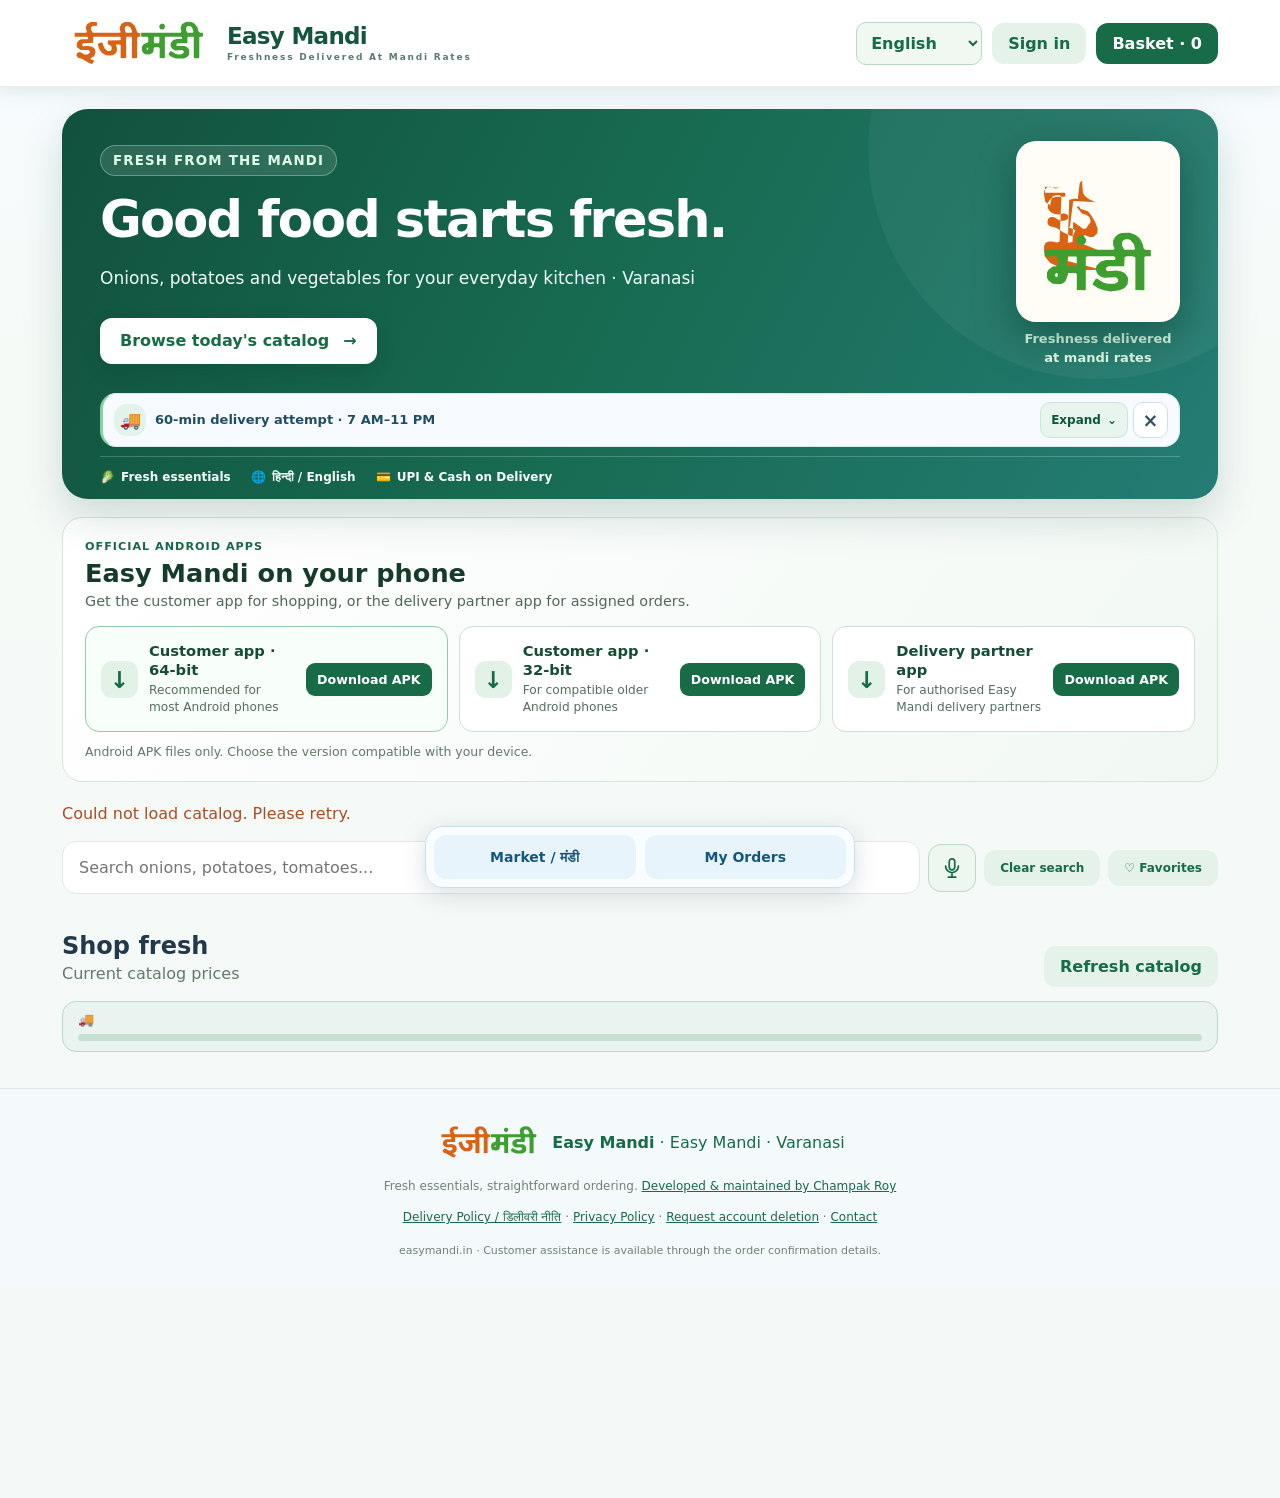
<file: web/index.html>
<!doctype html>
<html lang="en">
<head>
<meta charset="utf-8">
<meta name="viewport" content="width=device-width,initial-scale=1">
<meta name="theme-color" content="#176b46">
<meta name="easy-mandi-web-release" content="20261011-persistent-nav-v1">
<meta name="referrer" content="no-referrer">
<link rel="icon" href="favicon.svg?v=20261014-hindi-logo" type="image/svg+xml">
<link rel="apple-touch-icon" href="brand-symbol.svg?v=20261014-hindi-logo">
<meta name="application-name" content="Easy Mandi">
<meta name="description" content="Buy fresh vegetables online in Varanasi with Easy Mandi. Explore today's catalog at mandi rates, track orders and choose UPI or cash on delivery in served localities.">
<meta name="robots" content="index, follow, max-image-preview:large">
<meta name="geo.region" content="IN-UP">
<meta name="geo.placename" content="Varanasi">
<link rel="canonical" href="https://easymandi.in/">
<meta property="og:type" content="website">
<meta property="og:site_name" content="Easy Mandi">
<meta property="og:locale" content="en_IN">
<meta property="og:locale:alternate" content="hi_IN">
<meta property="og:title" content="Easy Mandi | Fresh Vegetables Online in Varanasi">
<meta property="og:description" content="Shop fresh vegetables at mandi rates in served Varanasi localities. Browse in English or Hindi, order online and download our Android apps.">
<meta property="og:url" content="https://easymandi.in/">
<meta property="og:image" content="https://easymandi.in/web/og-image.svg">
<meta property="og:image:alt" content="Easy Mandi – fresh vegetables delivered at mandi rates in Varanasi">
<meta name="twitter:card" content="summary_large_image">
<meta name="twitter:title" content="Easy Mandi | Fresh Vegetables Online in Varanasi">
<meta name="twitter:description" content="Fresh vegetables at mandi rates in selected Varanasi localities. Order online or download the Android app.">
<meta name="twitter:image" content="https://easymandi.in/web/og-image.svg">
<title>Buy Fresh Vegetables Online in Varanasi | Easy Mandi</title>
<script type="application/ld+json">
{
  "@context": "https://schema.org",
  "@graph": [
    {
      "@type": "WebSite",
      "@id": "https://easymandi.in/#website",
      "name": "Easy Mandi",
      "alternateName": "ईज़ीमंडी",
      "url": "https://easymandi.in/",
      "inLanguage": ["en-IN", "hi-IN"],
      "description": "Fresh vegetables at mandi rates, with online ordering in served localities of Varanasi."
    },
    {
      "@type": "Organization",
      "@id": "https://easymandi.in/#organization",
      "name": "Easy Mandi",
      "url": "https://easymandi.in/",
      "logo": "https://easymandi.in/web/brand-mark.svg",
      "areaServed": {"@type": "City", "name": "Varanasi"}
    },
    {
      "@type": "MobileApplication",
      "name": "Easy Mandi Customer",
      "operatingSystem": "Android",
      "applicationCategory": "ShoppingApplication",
      "downloadUrl": ["https://easymandi.in/apk/easymani64.apk", "https://easymandi.in/apk/easymani32.apk"],
      "inLanguage": ["en-IN", "hi-IN"]
    },
    {
      "@type": "MobileApplication",
      "name": "Easy Mandi Delivery Partner",
      "operatingSystem": "Android",
      "applicationCategory": "BusinessApplication",
      "downloadUrl": "https://easymandi.in/apk/easymanideliverypartner.apk"
    }
  ]
}
</script>
<link rel="stylesheet" href="storefront.css?v=20261121-voice-v1">
<script src="i18n.js?v=20261017-policy-ui-v3" defer></script>
<link rel="stylesheet" href="../shared/notifications.css?v=20261010-draggable-v1">
<script src="../shared/api-client.js?v=20260930-cleanup" defer>
</script>
<script src="../shared/notification-settings.js?v=20261010-types" defer></script>
<script src="../shared/notifications.js?v=20261010-draggable-v1" defer>
</script>
</head>
<body>
<header>
<div>
<a class="brand" href="/" aria-label="Easy Mandi home">
  <img class="brand-mark" src="brand-mark.svg?v=20261014-hindi-logo" alt="ईज़ीमंडी · Easy Mandi" width="154" height="62">
  <span class="brand-text"><strong>Easy Mandi</strong><small>Freshness Delivered At Mandi Rates</small></span>
</a>
<span class="header-actions">
<label class="language-control" for="siteLanguage"><span class="sr-only" data-i18n="chooseLanguage">Choose language</span><select id="siteLanguage" aria-label="Language / भाषा"><option value="en">English</option><option value="hi">हिन्दी</option></select></label>
<button class="btn ghost" id="accountButton" type="button" data-i18n="signIn">Sign in</button>
<button class="btn" id="basketButton">Basket · 0</button>
</span>
</div>
</header>
<nav class="customer-quick-nav" aria-label="Market and orders / मंडी और ऑर्डर">
  <a class="btn ghost market-nav" id="marketButton" href="#shopCatalog" data-i18n="marketNav">Market / मंडी</a>
  <button class="btn ghost my-orders-nav" id="myOrdersButton" type="button" data-i18n="navOrders" aria-controls="myOrdersPanel">My orders / मेरे ऑर्डर</button>
</nav>
<main class="wrap">
<section class="hero" aria-label="Easy Mandi welcome">
  <div class="hero-main">
    <div class="hero-copy">
      <small class="hero-eyebrow" data-i18n="eyebrow">FRESH FROM THE MANDI</small>
      <h1 data-i18n="heroTitle">Good food starts fresh.</h1>
      <p data-i18n="heroText">Onions, potatoes and vegetables for your everyday kitchen · Varanasi</p>
      <a class="hero-shop-link" href="#shopCatalog"><span data-i18n="browseCatalog">Browse today's catalog</span><span aria-hidden="true">→</span></a>
    </div>
    <div class="hero-graphic" aria-hidden="true"><img src="brand-symbol.svg?v=20261014-hindi-logo" alt=""><span>Freshness delivered<br>at mandi rates</span></div>
  </div>
  <div class="hero-delivery-banner" id="compactDeliveryPolicy" data-state="expanded" role="region" data-i18n-aria-label="deliveryBannerTitle" aria-label="Your delivery window">
    <span class="hero-delivery-icon" aria-hidden="true">🚚</span>
    <div class="hero-delivery-copy">
      <span class="hero-delivery-label" data-i18n="deliveryBannerTitle">YOUR DELIVERY WINDOW</span>
      <p id="deliveryPolicyDetails" class="delivery-time-promise" data-i18n="deliveryBannerMessage">Delivery attempted within 60 service minutes after confirmation · 7 AM–11 PM IST. Rush-hour or traffic delays possible.</p>
      <span class="hero-delivery-compact" data-i18n="deliveryPolicyCompact">60-min delivery attempt · 7 AM–11 PM</span>
    </div>
    <a class="hero-delivery-link" href="/delivery-policy.html" data-i18n="deliveryPolicyLink">View delivery policy →</a>
    <div class="hero-delivery-controls">
      <button id="deliveryPolicyToggle" class="hero-delivery-control" type="button" aria-expanded="true" aria-controls="deliveryPolicyDetails" data-i18n-aria-label="deliveryPolicyMinimize" aria-label="Minimise delivery notice">
        <span id="deliveryPolicyToggleText" data-i18n="deliveryPolicyMinimize">Minimise</span><span id="deliveryPolicyChevron" aria-hidden="true">⌃</span>
      </button>
      <button id="deliveryPolicyDismiss" class="hero-delivery-control hero-delivery-close" type="button" data-i18n-aria-label="deliveryPolicyClose" aria-label="Close delivery notice" title="Close">×</button>
    </div>
  </div>
  <div class="hero-promises">
    <span><span aria-hidden="true">🥬</span> <span data-i18n="freshEssentials">Fresh essentials</span></span>
    <span><span aria-hidden="true">🌐</span> हिन्दी / English</span>
    <span><span aria-hidden="true">💳</span> <span data-i18n="paymentChoices">UPI &amp; Cash on Delivery</span></span>
  </div>
</section>
<section class="app-downloads" id="downloadApps" aria-labelledby="appDownloadHeading">
  <div class="app-downloads-heading">
    <small class="app-downloads-eyebrow" data-i18n="downloadKicker">OFFICIAL ANDROID APPS</small>
    <h2 id="appDownloadHeading" data-i18n="downloadHeading">Easy Mandi on your phone</h2>
    <p data-i18n="downloadIntro">Get the customer app for shopping, or the delivery partner app for assigned orders.</p>
  </div>
  <div class="app-downloads-grid">
    <a class="app-download-card app-download-card-primary" href="/apk/easymani64.apk" download="easymani64.apk">
      <span class="app-download-icon" aria-hidden="true">↓</span>
      <span class="app-download-copy"><strong data-i18n="downloadCustomer64">Customer app · 64-bit</strong><small data-i18n="downloadCustomer64Hint">Recommended for most Android phones</small></span>
      <span class="app-download-action" data-i18n="downloadAction">Download APK</span>
    </a>
    <a class="app-download-card" href="/apk/easymani32.apk" download="easymani32.apk">
      <span class="app-download-icon" aria-hidden="true">↓</span>
      <span class="app-download-copy"><strong data-i18n="downloadCustomer32">Customer app · 32-bit</strong><small data-i18n="downloadCustomer32Hint">For compatible older Android phones</small></span>
      <span class="app-download-action" data-i18n="downloadAction">Download APK</span>
    </a>
    <a class="app-download-card" href="/apk/easymanideliverypartner.apk" download="easymanideliverypartner.apk">
      <span class="app-download-icon" aria-hidden="true">↓</span>
      <span class="app-download-copy"><strong data-i18n="downloadPartner">Delivery partner app</strong><small data-i18n="downloadPartnerHint">For authorised Easy Mandi delivery partners</small></span>
      <span class="app-download-action" data-i18n="downloadAction">Download APK</span>
    </a>
  </div>
  <p class="app-downloads-note" data-i18n="downloadFootnote">Android APK files only. Choose the version compatible with your device.</p>
</section>
<p id="status" class="status" role="status">
</p>
<section id="myOrdersPanel" class="my-orders-panel" hidden aria-labelledby="myOrdersHeading">
  <div class="delivery-panel-top">
    <div><small class="section-kicker" data-i18n="yourAccountKicker">YOUR EASY MANDI ACCOUNT</small>
      <h2 id="myOrdersHeading">My orders, delivery & QR</h2>
      <p class="note" data-i18n="ordersDescription">Every order with its items, payment, delivery status and active handoff QR.</p>
    </div>
    <button id="refreshMyOrders" class="btn ghost" type="button">Refresh orders</button>
  </div>
  <p id="myOrdersStatus" class="note" role="status" aria-live="polite"></p>
  <div id="mySavingsSummary" class="my-savings-summary" role="status" aria-live="polite" hidden></div>
  <div id="myOrdersList" class="my-orders-list"></div>
  <button id="moreMyOrders" class="btn ghost" type="button" hidden>Load more orders</button>
</section>

<div class="catalog-search-tools"><div class="catalog-search-field"><input class="search" id="search" type="search" data-i18n-placeholder="searchPlaceholder" placeholder="Search onions, potatoes, tomatoes..." aria-label="Search products" data-i18n-aria-label="searchAria"><button type="button" class="voice-search-btn" id="voiceSearch" hidden aria-pressed="false" aria-label="Search by voice" title="Search by voice"><svg aria-hidden="true" width="22" height="22" viewBox="0 0 24 24" fill="none" stroke="currentColor" stroke-width="1.9" stroke-linecap="round" stroke-linejoin="round"><rect x="9" y="2" width="6" height="12" rx="3"/><path d="M5 10a7 7 0 0 0 14 0M12 17v5m-4 0h8"/></svg></button></div><span class="sr-only" role="status" aria-live="polite" id="voiceSearchStatus"></span><button type="button" class="btn ghost" id="clearSearch" data-i18n="clearSearch">Clear search</button><button type="button" class="btn ghost" id="favoritesFilter" aria-pressed="false" data-i18n="showFavorites">♡ Favorites</button></div>
<div class="filters" id="filters">
</div>
<div class="head" id="shopCatalog">
<div>
<h2 data-i18n="shopFresh">Shop fresh</h2>
<p id="count" role="status">Current catalog prices</p>
</div>
<button class="btn ghost" id="refresh" data-i18n="refreshCatalog">Refresh catalog</button>
</div>
<div class="delivery-progress-banner" id="deliveryProgressBanner" role="status" aria-live="polite"><span aria-hidden="true">🚚</span> <span id="deliveryProgress"></span><div class="delivery-progress-track" aria-hidden="true"><span id="deliveryProgressFill"></span></div></div>
<div class="grid" id="products">
</div>
</main>
<dialog id="basket" aria-labelledby="basketHeading">
<div class="customer-dialog-header">
  <h2 id="basketHeading" data-i18n="yourBasket">Your basket</h2>
  <button type="button" class="customer-dialog-close" id="basketCloseTop" aria-label="Close basket / टोकरी बंद करें" title="Close / बंद करें">×</button>
</div>
<div id="items">
</div>
<div id="totals">
</div>
<div id="orderConfirmation" role="status">
</div>
<p id="orderError" class="status" role="alert">
</p>
<section id="checkoutLoginGate" class="checkout-login-gate" aria-live="polite" hidden>
  <p data-i18n="checkoutLoginRequired">Sign in or register before placing your order. Your basket will be kept.</p>
  <button type="button" class="btn" id="checkoutSignIn" data-i18n="checkoutSignIn">Sign in / Register to order</button>
</section>
<p class="note" id="deliveryNote">
</p>
<p class="delivery-time-promise delivery-time-checkout" data-i18n="deliveryPolicyShort">🚚 Delivery attempted within 60 minutes after confirmation · 7 AM–11 PM IST. Rush-hour delays possible.</p>
<p id="checkoutHoursStatus" class="delivery-checkout-hours" role="status" aria-live="polite"></p>
<form class="form" id="orderForm">
<div class="service-locality-group">
<label for="locality" data-i18n="locality">Select delivery locality · डिलीवरी क्षेत्र चुनें</label>
<select id="locality" name="locality" required aria-describedby="serviceLocalityStatus"><option value="">Loading service localities…</option></select>
<div class="service-locality-actions"><a class="btn ghost" id="localityMap" href="#" target="_blank" rel="noopener noreferrer" aria-disabled="true" data-i18n="viewLocalityMap">Display locality on map</a><span class="note" id="serviceLocalityStatus" role="status">Checking available areas…</span></div>
</div>
<input name="name" data-i18n-placeholder="yourName" placeholder="Your name" minlength="2" maxlength="100" required>
<label for="mobile"><span data-i18n="mobileNumber">Mobile number</span> (<span id="countryCode">+91</span>)</label>
<input id="mobile" name="phone" type="tel" placeholder="9876543210" pattern="[6-9][0-9]{9}" maxlength="10" inputmode="numeric" autocomplete="tel-national" title="10 digits starting with 6, 7, 8 or 9" required>
<p class="note" data-i18n="mobileHint">Format: +91 9876543210. Enter only the 10 digits.</p>
<label for="house" data-i18n="house">House / flat / building</label>
<input id="house" name="house" data-i18n-placeholder="housePlaceholder" placeholder="House 12" minlength="2" required>

<label for="landmark" data-i18n="landmark">Landmark (optional)</label>
<input id="landmark" name="landmark" data-i18n-placeholder="landmarkPlaceholder" placeholder="Near the main gate">
<label for="pin" data-i18n="pin">PIN code (optional)</label>
<input id="pin" name="pin" placeholder="221005" pattern="[1-9][0-9]{5}" maxlength="6" inputmode="numeric" title="Optional 6-digit Indian PIN code">
<p class="note"><span data-i18n="addressFormat">Address format:</span> <span id="addressExample">House 12, Lanka, Varanasi, Uttar Pradesh 221005</span>. <span data-i18n="deliveryCityLabel">Delivery city:</span> <strong id="deliveryCity">Varanasi</strong>.</p>
<button type="button" class="btn ghost" id="shareLocation" data-i18n="shareLocation">Share current location</button>
<p class="note" id="locationStatus" data-i18n="locationHint" data-location-state="hint">Optional map pin for accurate delivery. Your browser will ask for permission.</p>
<label class="checkout-instructions" for="customerNote" data-i18n="customerNoteLabel">Delivery instructions (optional)</label>
<textarea id="customerNote" name="customerNote" maxlength="500" rows="2" data-i18n-placeholder="customerNoteHint" placeholder="Gate number, preferred delivery time, etc."></textarea>
<fieldset class="payment-choice">
<legend data-i18n="paymentMethod">Payment method</legend>
<label><input type="radio" name="paymentMethod" value="cod" checked> <span data-i18n="cod">Cash on Delivery</span></label>
<label><input type="radio" name="paymentMethod" value="upi"> <span data-i18n="upiMethod">UPI / QR payment</span></label>
</fieldset>
<p class="note" data-i18n="upiHint">For UPI, the exact saved order total is used. Upload the payment screenshot/receipt after paying so the admin can verify it.</p>
<div class="actions">
<button type="button" class="btn ghost" id="close" data-i18n="close">Close</button>
<button class="btn" id="send" data-i18n="placeOrder">Place order</button>
</div>
</form>
</dialog>
<dialog id="itemDetail" aria-labelledby="detailTitle">
<div class="detail-shell">
<div class="detail-top">
<h2 id="detailTitle">
</h2>
<button type="button" class="btn ghost" id="detailClose" aria-label="Close product details / उत्पाद विवरण बंद करें"><span aria-hidden="true">×</span> <span data-i18n="close">Close</span></button>
</div>
<div id="detailArt" class="detail-art" aria-hidden="true">
</div>
<p id="detailHindi">
</p>
<p class="detail-price" id="detailPrice">
</p>
<p id="detailDescription">
</p>
<div class="detail-controls">
<strong data-i18n="quantity">Quantity</strong>
<div class="step">
<button type="button" id="detailMinus" aria-label="Remove one">−</button>
<span id="detailQuantity">
</span>
<button type="button" id="detailPlus" aria-label="Add one">+</button>
</div>
</div>
<p id="detailTotal">
</p>
</div>
</dialog>
<dialog id="accountDialog" aria-labelledby="accountTitle">
<div class="customer-dialog-header">
  <h2 id="accountTitle" data-i18n="accountTitle">Sign in</h2>
  <button type="button" class="customer-dialog-close" id="accountCloseTop" aria-label="Close account / खाता बंद करें" title="Close / बंद करें">×</button>
</div>
<p class="status" id="accountError" role="alert">
</p>
<form class="form" id="accountForm">
<div id="registerFields" hidden>
<label><span data-i18n="fullName">Full name</span><input name="name" autocomplete="name" minlength="2" maxlength="100">
</label>
<label><span data-i18n="mobileNumber">Mobile number</span> (+91)<input name="mobile" type="tel" inputmode="numeric" autocomplete="tel-national" pattern="[6-9][0-9]{9}" maxlength="10" placeholder="9876543210">
</label>
<label><span data-i18n="emailOptional">Email (optional)</span><input name="email" type="email" autocomplete="email">
</label>
</div>
<div id="loginFields">
<label><span data-i18n="loginLabel">Mobile number or email</span><input name="login" autocomplete="username">
</label>
</div>
<label><span data-i18n="password">Password</span><input name="password" type="password" autocomplete="current-password" required minlength="8">
</label>
<label id="confirmPasswordField" hidden><span data-i18n="confirmPassword">Confirm password</span><input name="password_confirmation" type="password" autocomplete="new-password" minlength="8">
</label>
<div class="actions">
<button class="btn ghost" type="button" id="accountClose" data-i18n="close">Close</button>
<button class="btn" type="submit" id="accountSubmit" data-i18n="signIn">Sign in</button>
</div>
</form>
<section id="googleCustomerSection" class="google-customer-section" aria-label="Google customer sign-in">
  <p class="google-separator">— or continue with — / या —</p>
  <div id="googleSignIn" aria-label="Continue with Google"></div>
  <button class="btn ghost google-continue" type="button" id="googleRetry"><span class="google-g" aria-hidden="true">G</span> Continue with Google / Google से लॉग इन</button>
  <p class="note google-status" id="googleStatus" role="status" aria-live="polite">Checking Google Sign-In…</p>
</section>
<button class="btn ghost" id="googleComplete" type="button" hidden data-i18n="completeGoogle">Complete Google sign-in</button>
<button class="btn ghost" id="accountSwitch" type="button" data-i18n="createAccount">Create an account</button>
<div id="accountProfile" hidden>
<p id="accountIdentity">
</p>
<p class="note" data-i18n="signOutNotice">Signing out removes the basket from this browser.</p>
 <p class="note"><a href="https://easymandi.in/privacy.html">Privacy policy / गोपनीयता नीति</a> · <a href="https://easymandi.in/delete-account.html">Request account deletion / खाता हटाने का अनुरोध</a></p>
<button class="btn" id="logoutButton" type="button" data-i18n="signOut">Sign out</button>
</div>
</dialog>
<footer class="site-footer">
 <div class="footer-brand"><img src="brand-mark.svg?v=20261014-hindi-logo" alt="ईज़ीमंडी" width="108" height="46">
 <span><strong>Easy Mandi</strong> · <span data-i18n="customerFooter">Varanasi</span></span></div>
 <p>Fresh essentials, straightforward ordering. <a href="https://learnwithchampak.live" rel="noopener noreferrer">Developed &amp; maintained by Champak Roy</a></p>
 <p class="legal-links"><a href="https://easymandi.in/delivery-policy.html">Delivery Policy / डिलीवरी नीति</a> · <a href="https://easymandi.in/privacy.html">Privacy Policy</a> · <a href="https://easymandi.in/delete-account.html">Request account deletion</a> · <a href="mailto:champaksworld@gmail.com">Contact</a></p>
 <small>easymandi.in · Customer assistance is available through the order confirmation details.</small>
</footer>
<script src="localities.js?v=20261012-primary-addresses-v2" defer></script>
<script src="mandi-pricing.js?v=20261010-v1" defer></script>
<script src="savings-moment.js?v=20261011-market-savings-v1" defer></script>
<script src="compact-delivery-policy.js?v=20261017-v3" defer></script>
<script src="delivery-window.js?v=20261016-policy-v2" defer></script>
<script src="voice-search.js?v=20261121-voice-v1" defer></script>
<script src="storefront.js?v=20261016-policy-v2" defer>
</script>
<script src="auth.js?v=20261010-branding-v15" defer>
</script>
<script src="customer-data.js?v=20261012-primary-addresses-v2" defer></script>
<script src="vendor/qrcode.min.js?v=20261008" defer></script>
<script src="deliveries.js?v=20261010-merged-orders-v1" defer></script>
<script src="order-history.js?v=20261016-policy-v2" defer></script>
</body>
</html>
</file>
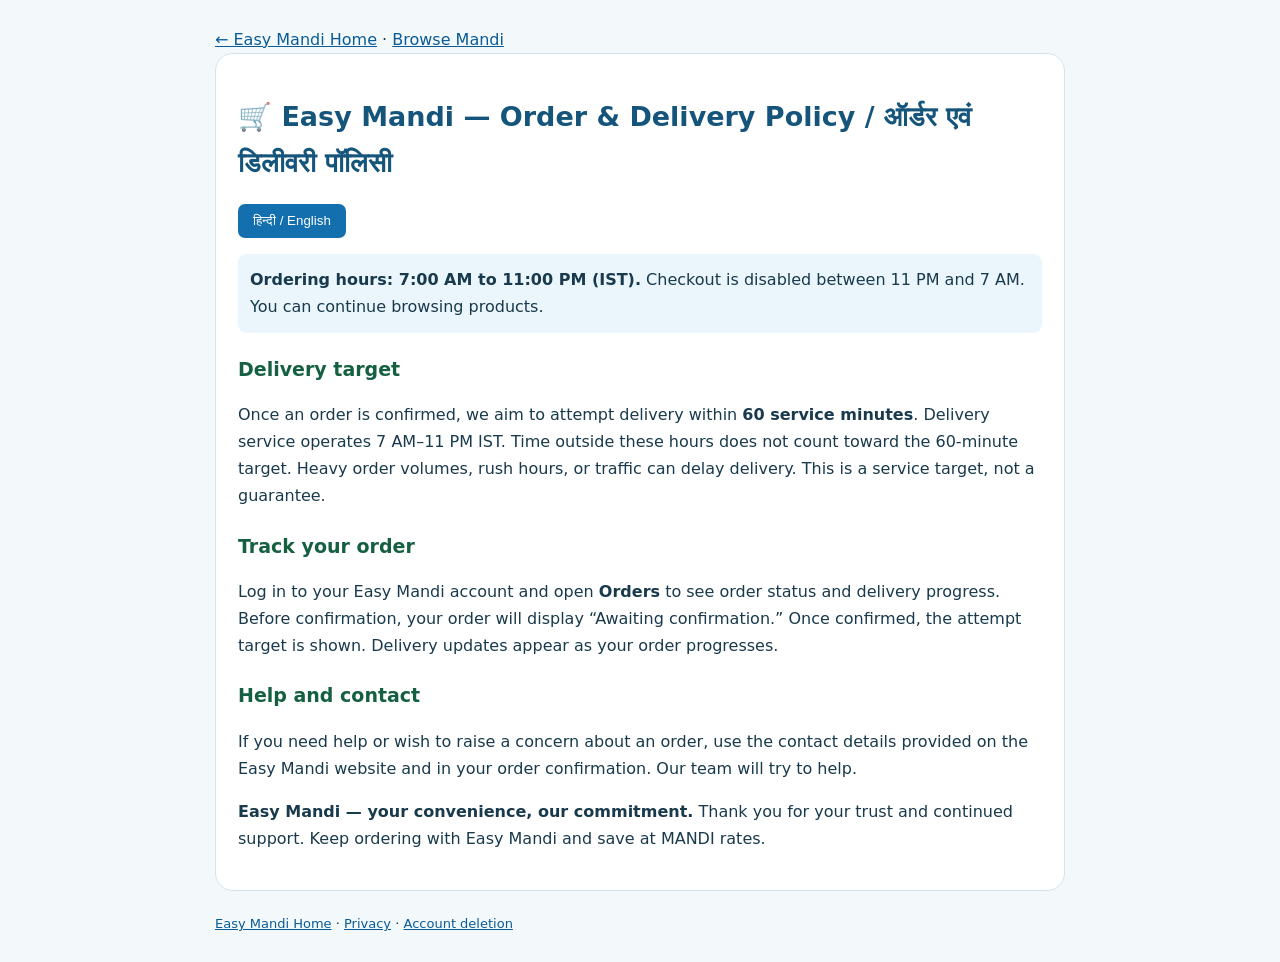
<file: delivery-policy.html>
<!doctype html>
<html lang="en"><head><meta charset="utf-8"><meta name="viewport" content="width=device-width, initial-scale=1">
<title>Order & Delivery Policy | Easy Mandi | ईज़ी मंडी</title>
<meta name="description" content="Easy Mandi accepts orders 7 AM to 11 PM IST and attempts deliveries within 60 service minutes after confirmation. Read delivery tracking and support terms in Hindi or English.">
<link rel="canonical" href="https://easymandi.in/delivery-policy.html"><link rel="icon" href="/web/favicon.svg">
<meta property="og:type" content="website"><meta property="og:title" content="Easy Mandi Order & Delivery Policy">
<meta property="og:description" content="7 AM–11 PM IST · Delivery attempted within 60 service minutes after confirmation.">
<meta property="og:image" content="https://easymandi.in/web/og-image.svg"><meta property="og:url" content="https://easymandi.in/delivery-policy.html">
<style>body{margin:0;font-family:system-ui,Arial,sans-serif;background:#f3f8fb;color:#183a4c;line-height:1.7}.wrap{max-width:850px;margin:auto;padding:26px 18px}main{background:white;border:1px solid #d4e4ed;border-radius:18px;padding:22px}h1{font-size:27px;color:#16557b}h2{font-size:19px;color:#166042;margin:20px 0 6px}.lead{padding:12px;background:#eaf5fc;border-radius:9px}button{background:#146fae;color:#fff;border:0;padding:9px 15px;border-radius:7px;cursor:pointer}.links{margin:16px 0}a{color:#095b97}footer{margin-top:22px;font-size:13px} [hidden]{display:none!important}</style></head>
<body><div class="wrap"><header><a href="/">← Easy Mandi Home</a> · <a href="/web/">Browse Mandi</a></header>
<main><h1>🛒 Easy Mandi — Order & Delivery Policy / ऑर्डर एवं डिलीवरी पॉलिसी</h1>
<p><button type="button" id="languageToggle" aria-label="Change language">हिन्दी / English</button></p>
<section id="english">
<p class="lead"><strong>Ordering hours: 7:00 AM to 11:00 PM (IST).</strong> Checkout is disabled between 11 PM and 7 AM. You can continue browsing products.</p>
<h2>Delivery target</h2><p>Once an order is confirmed, we aim to attempt delivery within <strong>60 service minutes</strong>. Delivery service operates 7 AM–11 PM IST. Time outside these hours does not count toward the 60-minute target. Heavy order volumes, rush hours, or traffic can delay delivery. This is a service target, not a guarantee.</p>
<h2>Track your order</h2><p>Log in to your Easy Mandi account and open <strong>Orders</strong> to see order status and delivery progress. Before confirmation, your order will display “Awaiting confirmation.” Once confirmed, the attempt target is shown. Delivery updates appear as your order progresses.</p>
<h2>Help and contact</h2><p>If you need help or wish to raise a concern about an order, use the contact details provided on the Easy Mandi website and in your order confirmation. Our team will try to help.</p>
<p><strong>Easy Mandi — your convenience, our commitment.</strong> Thank you for your trust and continued support. Keep ordering with Easy Mandi and save at MANDI rates.</p></section>
<section id="hindi" lang="hi" hidden>
<p class="lead"><strong>ऑर्डर करने का समय: सुबह 7:00 बजे से रात 11:00 बजे तक (IST)।</strong> रात 11 बजे से सुबह 7 बजे तक चेकआउट बंद रहेगा। आप उत्पाद देख सकते हैं।</p>
<h2>डिलीवरी का लक्ष्य</h2><p>ऑर्डर की पुष्टि होने के बाद <strong>60 कार्य मिनट</strong> में डिलीवरी करने का प्रयास किया जाएगा। डिलीवरी सेवा सुबह 7 बजे से रात 11 बजे तक रहती है। रात के बंद समय को 60 मिनट में नहीं गिना जाएगा। अधिक ऑर्डर, ट्रैफिक या पीक आवर्स में देरी हो सकती है। यह एक लक्ष्य है, गारंटी नहीं।</p>
<h2>ऑर्डर ट्रैकिंग एवं अपडेट</h2><p>अपने अकाउंट में Login → Orders (ऑर्डर पेज) खोलें। पुष्टि से पहले “पुष्टि की प्रतीक्षा” दिखेगा। पुष्टि होने पर डिलीवरी प्रयास का लक्ष्य और आगे के स्टेटस वहीं मिलेंगे।</p>
<h2>सहायता एवं संपर्क</h2><p>ऑर्डर से जुड़ी समस्या, शिकायत या जानकारी के लिए वेबसाइट और ऑर्डर कन्फर्मेशन में दिए गए संपर्क विवरण का उपयोग करें। हमारी टीम मदद करने का पूरा प्रयास करेगी।</p>
<p><strong>ईज़ी मंडी – आपकी सुविधा, हमारा विश्वास!</strong> आपके भरोसे और सहयोग के लिए धन्यवाद। मंडी भाव पर बचत के लिए ईज़ी मंडी से ऑर्डर करते रहें।</p></section></main>
<footer><a href="/">Easy Mandi Home</a> · <a href="/privacy.html">Privacy</a> · <a href="/delete-account.html">Account deletion</a></footer></div>
<script>const hi=document.getElementById('hindi'),en=document.getElementById('english');let lang='en';try{lang=localStorage.getItem('easy-mandi-language')==='hi'?'hi':'en'}catch{}function apply(){hi.hidden=lang!=='hi';en.hidden=lang==='hi';document.documentElement.lang=lang;document.getElementById('languageToggle').textContent=lang==='hi'?'English / हिन्दी':'हिन्दी / English';}document.getElementById('languageToggle').onclick=()=>{lang=lang==='hi'?'en':'hi';try{localStorage.setItem('easy-mandi-language',lang)}catch{}apply()};apply();</script></body></html>
</file>
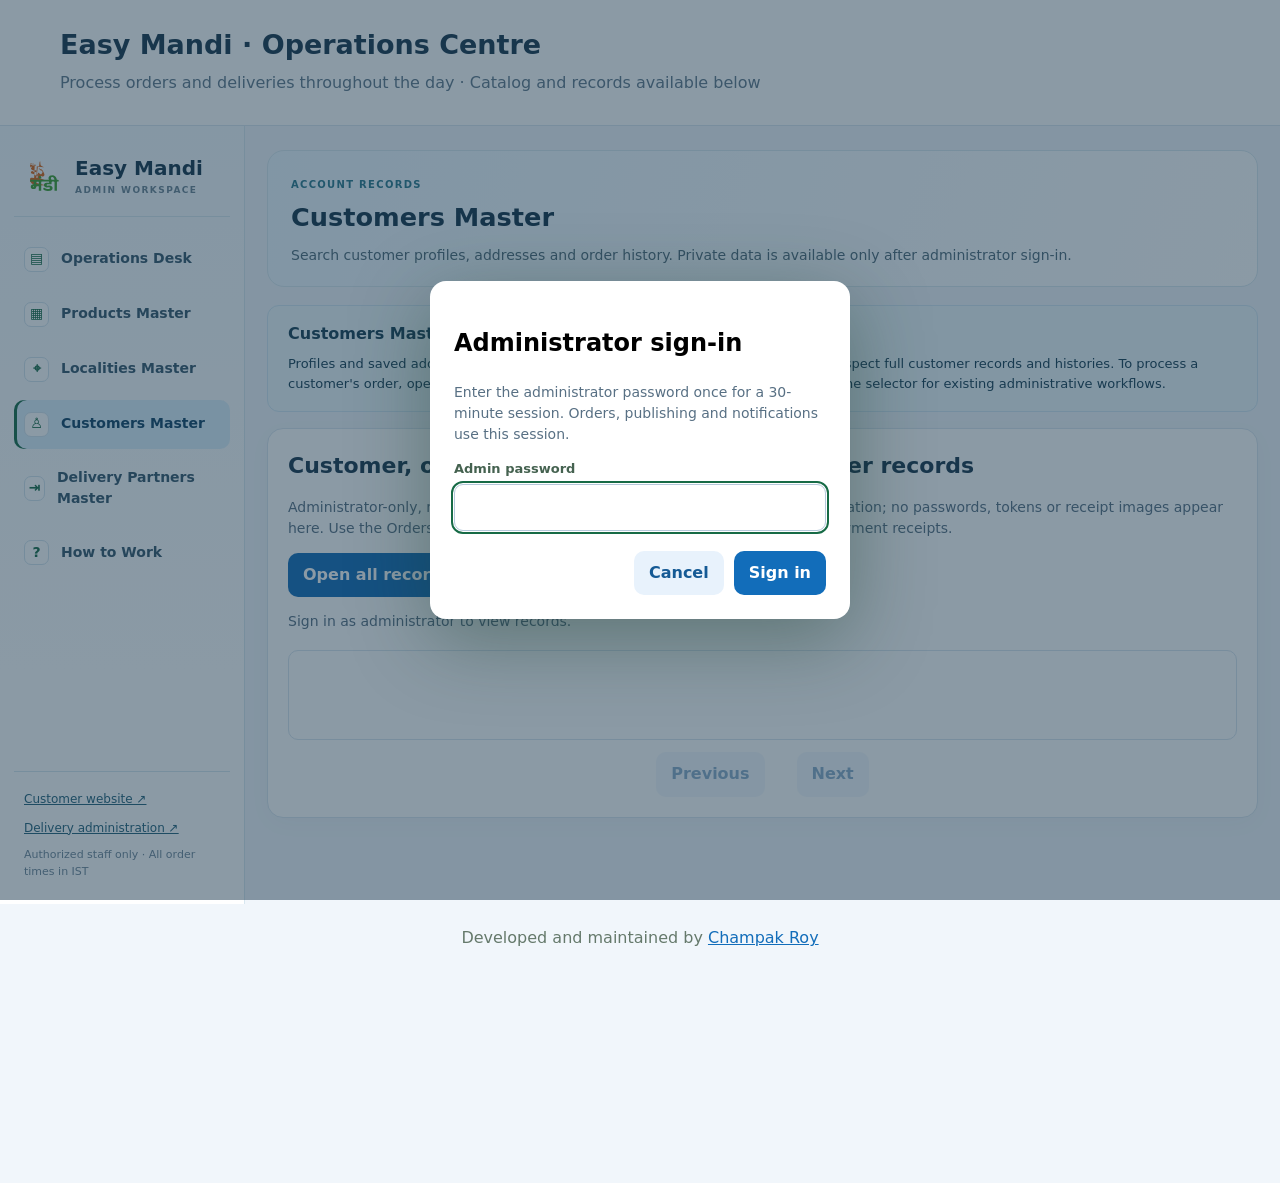
<file: admin/customers.html>
<!doctype html>
<!-- Generated from admin/index.html by admin/build-pages.mjs. Edit index.html instead. -->
<html lang="en" data-admin-page="customers">
<head>
<meta charset="utf-8">
<meta name="viewport" content="width=device-width,initial-scale=1">
<meta name="robots" content="noindex,nofollow">
<meta name="description" content="Easy Mandi customer records and order history for authorized administrators.">
<link rel="canonical" href="https://easymandi.in/admin/customers.html">
<link rel="icon" href="../web/favicon.svg" type="image/svg+xml">
<meta property="og:type" content="website">
<meta property="og:title" content="Easy Mandi | Customers Master">
<meta property="og:description" content="Easy Mandi customer records and order history for authorized administrators.">
<meta property="og:url" content="https://easymandi.in/admin/customers.html">
<meta property="og:image" content="https://easymandi.in/web/og-image.svg">
<meta name="theme-color" content="#176b46">
<title>Easy Mandi · Customers Master</title>
<link rel="stylesheet" href="catalog.css?v=20261016-delivery-address-v1">
<link rel="stylesheet" href="admin-pages.css?v=20261010-mandi-v1">
<link rel="stylesheet" href="../shared/notifications.css?v=20261014-reopen-v2">
<script src="../shared/api-client.js?v=20261001-icons" defer>
</script>
<script src="../shared/admin-session.js?v=20261001-icons" defer>
</script>
<script src="../shared/notification-settings.js?v=20261010-types" defer></script>
<script src="../shared/notifications.js?v=20261014-reopen-v2" defer>
</script>
<link rel="stylesheet" href="../shared/password.css?v=20261001-access">
</head>
<body>
<header>
<h1>Easy Mandi · Operations Centre</h1>
<p>Process orders and deliveries throughout the day · Catalog and records available below</p>
</header>
<div class="admin-app">
<aside class="admin-rail" aria-label="Easy Mandi administration">
 <a class="admin-rail-brand" href="./"><span class="admin-rail-logo" aria-hidden="true">EM</span><span><strong>Easy Mandi</strong><small>ADMIN WORKSPACE</small></span></a>
 <nav class="admin-page-links" aria-label="Admin pages">
  <a data-admin-link="operations" href="./"><span aria-hidden="true">▤</span> Operations Desk</a>
  <a data-admin-link="products" href="products.html"><span aria-hidden="true">▦</span> Products Master</a>
  <a data-admin-link="localities" href="localities.html"><span aria-hidden="true">⌖</span> Localities Master</a>
  <a data-admin-link="customers" href="customers.html"><span aria-hidden="true">♙</span> Customers Master</a>
  <a data-admin-link="partners" href="delivery-partners.html"><span aria-hidden="true">⇥</span> Delivery Partners Master</a>
  <a data-admin-link="help" href="how-to.html"><span aria-hidden="true">?</span> How to Work</a>
 </nav>
 <div class="admin-rail-bottom"><a href="../">Customer website ↗</a><a href="https://programmer-s-picnic.github.io/delivery-app/web/" target="_blank" rel="noopener noreferrer">Delivery administration ↗</a><small>Authorized staff only · All order times in IST</small></div>
</aside>
<main id="adminMain">
<nav class="admin-mobile-pages" aria-label="Admin pages on mobile">
 <a href="./" data-admin-link="operations">Operations</a><a href="products.html" data-admin-link="products">Products</a><a href="customers.html" data-admin-link="customers">Customers</a><a href="delivery-partners.html" data-admin-link="partners">Delivery Partners</a><a href="how-to.html" data-admin-link="help">How to Work</a>
</nav>
<div class="admin-page-title" data-page-title="operations"><span class="admin-eyebrow">DAILY CONTROL</span><h2>Operations Desk</h2><p>Process customer orders, payments, packing and deliveries from your live working queue.</p></div>
<div class="admin-page-title" data-page-title="products"><span class="admin-eyebrow">CATALOG MANAGEMENT</span><h2>Products Master</h2><p>Manage store settings, product categories, prices, photos, alternative names and availability. Validate and publish to the live catalog.</p></div>
<div class="admin-page-title" data-page-title="localities"><span class="admin-eyebrow">SERVICE AREAS</span><h2>Varanasi Localities Master</h2><p>Serve only admin-approved localities; customers must select one before entering their address.</p></div>
<div class="admin-page-title" data-page-title="customers"><span class="admin-eyebrow">ACCOUNT RECORDS</span><h2>Customers Master</h2><p>Search customer profiles, addresses and order history. Private data is available only after administrator sign-in.</p></div>
<div class="admin-page-title" data-page-title="partners"><span class="admin-eyebrow">DELIVERY TEAM</span><h2>Delivery Partners Master</h2><p>Review partner profiles, active status and delivery performance. Use Delivery administration for edits and assignments.</p><a class="btn secondary admin-title-action" href="https://programmer-s-picnic.github.io/delivery-app/web/" target="_blank" rel="noopener noreferrer">Open delivery administration ↗</a></div>
<div class="admin-page-title" data-page-title="help"><span class="admin-eyebrow">STAFF HANDBOOK</span><h2>How to Work</h2><p>Step-by-step instructions for operating Easy Mandi safely throughout the day.</p></div>
<section class="ops-workspace" id="opsDesk" aria-labelledby="opsTitle">
 <div class="ops-heading"><div><p class="ops-kicker">EASY MANDI · LIVE OPERATIONS</p><h2 id="opsTitle">Operations Desk</h2><p class="ops-muted">Orders, payments, packing and delivery in one workspace · Times in IST</p></div><div class="ops-top-actions"><span id="opsLastSync" class="ops-muted">Not connected</span><button class="btn secondary" id="opsRefresh" type="button">Refresh</button><button class="btn" id="opsSignIn" type="button">Unlock operations</button></div></div>
 <details class="ops-guide" id="opsHowTo">
  <summary><span class="ops-guide-icon" aria-hidden="true">?</span><span><strong>How to Work · काम कैसे करें</strong><small>Step-by-step daily guide for processing orders and deliveries</small></span><span class="ops-guide-chevron" aria-hidden="true">▾</span></summary>
  <div class="ops-guide-content">
   <p class="ops-guide-intro">Start at <strong>New orders</strong>, work through payments and packing, then assign and track deliveries. The work queues show different views of the same saved orders: moving between queues does not create, duplicate, or delete an order.</p>
   <h3>Process a customer order</h3>
   <ol class="ops-guide-steps">
    <li><strong>Unlock the desk</strong><span>Choose <em>Unlock operations</em> and enter the admin password. Your secure session lasts 30 minutes; you can unlock again when it expires.</span><span class="ops-guide-hi" lang="hi">पहले एडमिन लॉगिन करें।</span></li>
    <li><strong>Receive and review</strong><span>Open <em>New orders</em>. Select an order and check the customer's items, quantities, address, mobile, notes and total. Change the order status to <em>Confirmed</em> after reviewing it.</span><button type="button" class="ops-guide-action" data-ops-guide-queue="new">Open New orders →</button></li>
    <li><strong>Handle payment</strong><span>For UPI, open the submitted receipt, inspect its details and verify or reject it. For COD, mark payment paid <strong>only after money has actually been collected</strong>. Never mark an unpaid order as paid.</span><button type="button" class="ops-guide-action" data-ops-guide-queue="payment">Open UPI verification →</button></li>
    <li><strong>Prepare and pack</strong><span>Use <em>Preparing / packing</em>, check every item, and choose <em>Print Packing Slip</em>. Print or save the checklist as a PDF. Add packing/delivery notes with the existing order tools if needed.</span><button type="button" class="ops-guide-action" data-ops-guide-queue="packing">Open Packing →</button></li>
    <li><strong>Import and assign delivery</strong><span>In <em>Awaiting assignment</em>, choose <em>Import for delivery</em> if the order has no delivery record. Check the highlighted delivery locality and full address (or View on map when available). Select an active delivery partner and choose <em>Assign delivery partner</em>. Assignment sends a handoff code to the customer through the established notification flow.</span><button type="button" class="ops-guide-action" data-ops-guide-queue="unassigned">Open Unassigned →</button></li>
    <li><strong>Track the delivery</strong><span>Use <em>Active deliveries</em> to see partner assignment, pickup and out-for-delivery states. The delivery partner completes the handoff with the customer's code/QR through the partner app. Use Advanced delivery management for resend-code and other specialist actions.</span><button type="button" class="ops-guide-action" data-ops-guide-queue="active">Open Active deliveries →</button></li>
    <li><strong>Resolve and close</strong><span>Review <em>Exceptions</em> for rejected receipts and long-unassigned orders. Use <em>Completed</em> to check finished or cancelled orders. Delivery completion should normally follow the partner's verified handoff, not a premature manual status change.</span><div class="ops-guide-action-row"><button type="button" class="ops-guide-action" data-ops-guide-queue="exceptions">Open Exceptions →</button><button type="button" class="ops-guide-action" data-ops-guide-queue="completed">View Completed →</button></div></li>
   </ol>
   <div class="ops-guide-bottom">
    <section aria-labelledby="opsShiftHeading"><h3 id="opsShiftHeading">Daily routine</h3><p><strong>Morning:</strong> review pending UPI, new orders and old unassigned deliveries.<br><strong>During the day:</strong> keep the queue open, confirm orders, pack, assign partners and follow exceptions.<br><strong>Before closing:</strong> check incomplete deliveries, COD collections, receipts and finished orders.</p></section>
    <section aria-labelledby="opsTipsHeading"><h3 id="opsTipsHeading">Useful controls and safety</h3><p><strong>Search:</strong> enter order ID, name, mobile or locality (Ctrl+K focuses search). <strong>Refresh:</strong> the desk checks updates about every 30 seconds while visible; use Refresh anytime. <strong>Dates:</strong> shown in IST. <strong>Privacy:</strong> lock the admin on a shared computer. <strong>Fallback:</strong> legacy order and delivery administration remain available below.</p></section>
   </div>
   <p class="ops-guide-note">Queue counts cover the stored records; each queue displays paginated results. Actions require an authenticated administrator and can be subject to server-side payment and delivery rules. No report here authorizes giving the delivery code before handing over the goods.</p>
  </div>
 </details>
 <div class="ops-kpis" id="opsKpis" aria-label="Operation queue totals"></div>
 <div class="ops-layout">
  <div class="ops-list-column"><div class="ops-list-top"><h3>Work queue</h3><label class="ops-search-label"><span class="sr-only">Search orders</span><input type="search" id="opsSearch" placeholder="Daily # (10-10-26-001), ID, name or mobile" autocomplete="off"></label><div class="ops-filter-line"><label for="opsQueue">Show</label><select id="opsQueue"><option value="new">New orders</option><option value="payment">UPI verification</option><option value="packing">Preparing / packing</option><option value="unassigned">Awaiting assignment</option><option value="active">Active deliveries</option><option value="exceptions">Exceptions</option><option value="completed">Completed</option><option value="all">All orders</option></select></div><p id="opsCount" class="ops-muted" role="status"></p></div><div id="opsList" class="ops-queue-list" role="list" aria-label="Orders awaiting work"></div><div class="ops-paging"><button id="opsPrev" type="button" class="btn secondary" disabled>Previous</button><span id="opsPage">Page 1</span><button id="opsNext" type="button" class="btn secondary" disabled>Next</button></div></div>
  <div class="ops-detail-column"><div class="ops-detail-heading"><h3>Selected order</h3><span id="opsDetailStatus" class="ops-muted">Select an order from the queue</span></div><div id="opsDetail" class="ops-detail" role="region" aria-label="Selected order processing details"><p class="ops-muted">Sign in and select an order to review its items, payment, packing and delivery.</p></div><p id="opsMessage" role="status" aria-live="polite"></p></div>
 </div>
 <div class="ops-tools"><a href="#ordersPanel">Legacy order tools</a><a href="products.html#productsPanel">Product catalog</a><a href="customers.html#recordsPanel">Customer records</a><a href="https://programmer-s-picnic.github.io/delivery-app/web/">Advanced delivery management</a></div>
</section>
<nav class="workspace-nav" aria-label="Admin websites">
<a href="https://easymandi.in/admin/" aria-current="page">Easy Mandi admin</a>
<a href="https://programmer-s-picnic.github.io/delivery-app/web/" >Delivery admin</a>
<a href="how-to.html">How to Work</a>
</nav>
<details class="guide" id="usageGuide">
<summary>How to use Easy Mandi admin</summary>
<div class="guide-grid">
<article>
<h3>1. Update your catalog</h3>
<ol>
<li>Review store settings, delivery fees and minimum order.</li>
<li>Add a category before assigning products to it. Rename updates the products in that category. Move its products before deleting a category.</li>
<li>Search, filter or sort the product grid. Choose Add product, Update or Delete to open the record form. Insert and Update validate the fields before changing your draft.</li>
<li>Choose Validate catalog, then Save to server. Sign in through the password pop-up if your 30-minute session has ended. Changes become available when customers reload the catalog.</li>
</ol>
</article>
<article>
<h3>2. Manage customer orders</h3>
<ol>
<li>Sign in using the password pop-up, then go to Customer orders.</li>
<li>Filter by status, review items, totals, address and map pin.</li>
<li>Choose a status and Update status. Refresh orders to see recent changes.</li>
<li>Choose Open in delivery admin on an order to carry its ID into the import form. Sign in there and choose Import order.</li>
</ol>
</article>
<article>
<h3>3. Drafts and backups</h3>
<p>Edits are saved as a draft in this browser. Save to server publishes them. Download backup saves a JSON copy without publishing.</p>
<p>Reload published catalog discards your draft after confirmation. If saving reports a changed server version, review the latest catalog before retrying.</p>
<p>Choose Lock after reviewing orders on a shared device.</p>
<p>Use <strong>All records</strong> to inspect customer profiles, saved addresses, complete paginated order/payment history and delivery-partner records. Administrators only.</p>
</article>
</div>
<p>
<strong>Notifications:</strong> While signed in, updates refresh every five minutes. New updates appear automatically without clicking Refresh or re-entering a password. Unread entries are highlighted. Use Mark as read or Mark all as read; each account sees its own updates. Android users can open My deliveries or the partner jobs screen. Handoff codes are sent separately by the admin.</p>
</details>
<nav class="section-nav admin-legacy-nav" aria-label="Legacy workspace sections">
<a href="#opsDesk">Operations Desk</a>
<a href="#opsHowTo">How to Work</a>
<a href="#storePanel">Store settings</a>
<a href="#categoriesPanel">Categories</a>
<a href="#productsPanel">Products</a>
<a href="#ordersPanel">Customer orders</a>
<a href="#recordsPanel">All records</a>
<a href="#publishPanel">Publish</a>
</nav>
<div class="toolbar">
<a href="../">← Customer site</a>
<div class="row">
<button class="btn secondary" id="reload">Reload published catalog</button>
<button class="btn" id="saveTop">Save to server</button>
<button class="btn secondary" id="export">Download backup</button>
</div>
</div>
<p class="alert">
<strong>Publishing:</strong> Edit the catalog below and choose <strong>Save to server</strong>. Enter the separate administrator password. The website and app read the saved catalog from cserver. Download a backup whenever you need a copy.</p>
<div id="message" role="status" aria-live="polite">
</div>
<section class="admin-master-note" id="customerMasterNote"><strong>Customers Master</strong><p>Profiles and saved addresses are read-only here. Use Search and the row details to inspect full customer records and histories. To process a customer's order, open the Operations Desk. Other record types remain available in the selector for existing administrative workflows.</p></section>
<section class="admin-master-note" id="partnerMasterNote"><strong>Delivery Partners Master</strong><p>Partner records include active status and completed jobs. Account creation, editing, photographs, passwords and assignments remain in the separate Delivery administration website; they are not editable from this read-only records view.</p></section>
<section class="summary" id="summary">
</section>
<section class="panel" id="storePanel">
<h2>Store settings</h2>
<div class="grid" id="store">
</div>
</section>
<section class="panel media-panel" id="mediaPanel" aria-labelledby="mediaTitle">
 <h2 id="mediaTitle">Media Library · Product &amp; Category Pictures</h2>
 <p class="hint">Upload a JPEG, PNG or WebP picture (up to 4 MB). It is stored on the Easy Mandi server and assigned a permanent HTTPS URL. Choose that URL for a product or category, then Save to server to publish the catalogue change.</p>
 <div class="media-upload-row">
  <label class="field"><span>Picture to upload</span><input id="mediaUploadFile" type="file" accept="image/jpeg,image/png,image/webp"></label>
  <img id="mediaUploadPreview" class="media-upload-preview" alt="Selected image preview" hidden>
  <button id="mediaUpload" class="btn" type="button">Upload picture</button>
  <button id="mediaRefresh" class="btn secondary" type="button">Refresh library</button>
 </div>
 <p id="mediaStatus" class="hint" role="status" aria-live="polite">Unlock administration to upload or browse server images.</p>
 <div id="mediaGrid" class="media-grid" aria-label="Previously uploaded pictures"></div>
</section>
<section class="panel localities-master" id="localitiesMaster" aria-labelledby="localitiesMasterTitle">
  <h2 id="localitiesMasterTitle">Localities Master · Varanasi</h2>
  <p class="hint">Only enabled localities are serviceable. Add or edit area names, enter the Google Maps search text and verify its map. Save changes to apply to the website, Android app and server validation.</p>
  <div class="row"><button type="button" class="btn" id="localityAdd">Add locality</button><button type="button" class="btn secondary" id="localityReload">Reload</button><button type="button" class="btn" id="localitySave">Save localities to server</button><strong id="localityCount"></strong></div>
  <p id="localityStatus" role="status" aria-live="polite">Loading localities…</p>
  <div id="localityRows"></div>
  <p class="hint">Default areas: Pandeypur, Aktha and Taktakpur. Map buttons show Google Maps searches; a locality name alone does not verify a precise delivery pin.</p>
</section>
<section class="panel" id="categoriesPanel">
<h2>Product categories</h2>
<p class="hint">Add or rename categories. Rename moves existing products with the category. To delete a category, move its products first. The All filter is reserved.</p>
<div id="categories">
</div>
<div class="row">
<input id="newCategory" maxlength="80" placeholder="New category name" aria-label="New category name" style="max-width:340px">
<button class="btn secondary" id="addCategory" type="button">Add category</button>
</div>
</section>
<section class="panel" id="productsPanel">
<h2>Products</h2>
<div class="row">
<input id="filter" type="search" placeholder="Find a product" aria-label="Find a product" style="max-width:340px">
<button class="btn secondary" id="add">Add product</button>
</div>
<p class="hint">Insert, update and delete change your draft. Choose Save to server to publish.</p>
<div class="row"><label class="field"><span>Category</span><select id="productCategoryFilter"></select></label><label class="field"><span>Availability</span><select id="productAvailabilityFilter"><option value="all">All products</option><option value="yes">Available</option><option value="no">Unavailable</option></select></label></div>
<div id="products" tabindex="0" role="region" aria-label="Scrollable product records">
</div>
</section>
<section class="panel" id="ordersPanel">
<h2>Customer orders</h2>
<p class="hint">Enter the admin password once. Both admin websites reuse your session for 30 minutes; notifications update automatically every five minutes.</p>
<div class="row">

<button class="btn" id="ordersUnlock" type="button">Show orders</button>
<button class="btn secondary" id="ordersRefresh" type="button" hidden>Refresh orders</button>
<button class="btn secondary" id="ordersLock" type="button" hidden>Lock</button>
</div>
<p id="ordersMessage" role="status" aria-live="polite">
</p>
<div class="row" id="ordersControls" hidden>
<label class="field">
<span>Filter by status</span>
<select id="ordersFilter">
<option>All</option>
<option>New</option>
<option>Confirmed</option>
<option>Preparing</option>
<option>Delivered</option>
<option>Cancelled</option>
</select>
</label>
<span id="ordersCount" class="hint">
</span>
</div>
<div id="ordersList" tabindex="0" role="region" aria-label="Scrollable customer orders">
</div>
</section>
<section class="panel" id="recordsPanel">
<h2>Customer, order, payment and delivery-partner records</h2>
<p class="hint">Administrator-only, read-only database records. Search every record with pagination; no passwords, tokens or receipt images appear here. Use the Orders panel above to update order status or verify individual payment receipts.</p>
<div class="row"><button class="btn" id="recordsUnlock" type="button">Open all records</button></div>
<div id="recordsControls" hidden>
<div class="row">
<label class="field"><span>Record type</span><select id="recordsView"><option value="customers">Customers</option><option value="orders">All orders</option><option value="payments">Payments</option><option value="partners">Delivery partners</option></select></label>
<label class="field"><span>Search name, mobile or order ID</span><input id="recordsSearch" type="search" maxlength="80" autocomplete="off" placeholder="Find records"></label>
<button class="btn secondary" id="recordsRefresh" type="button">Refresh records</button>
</div>
</div>
<p id="recordsMessage" class="hint" role="status" aria-live="polite">Sign in as administrator to view records.</p>
<div class="grid-scroll records-scroll" id="recordsBody" role="region" tabindex="0" aria-label="Customer and order records"><table class="product-grid" id="recordsTable"></table></div>
<div class="row records-paging">
<button class="btn secondary" id="recordsPrevious" type="button" disabled>Previous</button>
<span class="hint" id="recordsSummary"></span>
<button class="btn secondary" id="recordsNext" type="button" disabled>Next</button>
</div>
<div class="records-detail" id="recordsDetail" hidden></div>
</section>
<section class="panel" id="publishPanel">
<h2>Review and publish</h2>
<p class="hint">Saving here updates the live catalog on cserver. The page keeps unsaved edits in this browser until you reload. A backup download does not publish changes.</p>
<div class="row">
<button class="btn" id="saveBottom">Save to server</button>
<button class="btn secondary" id="validate">Validate catalog</button>
<button class="btn secondary" id="exportBottom">Download backup</button>
</div>
</section>
<dialog aria-labelledby="adminTitle" id="adminDialog" style="border:0;border-radius:16px;max-width:420px;width:calc(100% - 30px);padding:24px;box-shadow:0 20px 80px #173b2a66">
<form id="adminForm">
<h2 id="adminTitle">Administrator sign-in</h2>
<p class="hint">Enter the administrator password once for a 30-minute session. Orders, publishing and notifications use this session.</p>
<label class="field">
<span>Admin password</span>
<input id="adminPassword" type="password" autocomplete="current-password" required>
</label>
<p id="adminError" role="alert" aria-live="polite"></p>
<div class="row" style="justify-content:flex-end;margin-top:20px">
<button class="btn secondary" type="button" id="adminCancel">Cancel</button>
<button class="btn" type="submit" id="adminSubmit">Sign in</button>
</div>
</form>
</dialog>
<dialog id="mediaPickerDialog" class="record-dialog media-picker-dialog" aria-labelledby="mediaPickerTitle">
 <h2 id="mediaPickerTitle">Choose uploaded picture</h2>
 <p class="hint">Use a previously uploaded server picture. To add a new one, upload it in the Media Library above.</p>
 <div class="row"><button type="button" id="mediaPickerRefresh" class="btn secondary">Refresh pictures</button><button type="button" id="mediaPickerClose" class="btn secondary">Close</button></div>
 <div id="mediaPickerGrid" class="media-grid"></div>
</dialog>
<dialog id="productDialog" class="record-dialog" aria-labelledby="productTitle">
<form id="productForm" novalidate>
<h2 id="productTitle">Product record</h2>
<p id="productFormMessage" role="alert"></p>
<div id="productFields" class="grid"></div>
<p class="hint">Product changes remain in your browser draft until Save to server. For existing products, search words publish directly when updated, or use Publish search words now to publish aliases without changing prices or stock.</p>
<div class="row"><button id="productCancel" type="button" class="btn secondary">Cancel</button><button id="productPublishKeywords" type="button" class="btn secondary" hidden>Publish search words now</button><button id="productSubmit" type="submit" class="btn">Update draft</button></div>
</form></dialog>
<section class="admin-help" id="adminHelp" aria-labelledby="adminHelpTitle">
 <h2 id="adminHelpTitle">Easy Mandi · Staff working guide</h2>
 <p class="hint">Each page uses the same server-side data and 30-minute administrator session. Do not use the Back button to repeat submissions. Refresh the relevant queue or records after a change.</p>
 <div class="admin-help-grid">
  <article><h3>1 · Operations Desk</h3><ol><li><a href="./">Open Operations Desk</a> and unlock with the administrator password.</li><li>Review the New orders queue, quantities, address, contact details and totals before confirming.</li><li>Review UPI evidence or collect cash on delivery. Mark payment paid only after actual verification or collection.</li><li>Prepare items, print a packing checklist, then import for delivery if needed.</li><li>Assign an active partner, track progress, and check exceptions before closing the day.</li></ol></article>
  <article><h3>2 · Products Master</h3><ol><li><a href="products.html">Open Products Master</a> and review Store settings.</li><li>Add categories before products. Update product details, price, stock availability and images in the catalog grid.</li><li><strong>Media Library:</strong> choose a JPEG, PNG or WebP picture (up to 4 MB), select <em>Upload picture</em>, and wait for its permanent HTTPS URL. Click <em>Choose uploaded picture</em> inside a product or <em>Choose picture</em> next to a category to assign the URL. Review the preview and Save to server to publish; an uploaded file alone does not change the live catalogue.</li><li><strong>Alternative search words:</strong> Edit a product and enter terms such as bhindi, ladyfinger, okra, भिंडी. Use Add words to make removable chips, test customer search, then Validate catalog and Save to server. Maximum 20 unique words, 60 characters each. Customer website and upgraded Android app will match these aliases.</li><li>Insert, Update and Delete edit a <strong>local draft</strong>, not the live catalog.</li><li>Choose Validate catalog, then Save to server to publish.</li><li>Use Download backup before important bulk changes. Reload published catalog only when it is safe to discard unsaved edits.</li></ol></article>
  <article><h3>3 · Customers Master</h3><ol><li><a href="customers.html">Open Customers Master</a> and unlock private records.</li><li>Search by customer name or mobile number.</li><li>Open row details to inspect saved addresses and historical orders where available.</li><li>Use Operations Desk for any order processing or customer delivery follow-up.</li><li>Customer profiles are <strong>read-only</strong> in this initial release; do not expect edit or delete controls.</li></ol></article>
  <article><h3>4 · Delivery Partners Master</h3><ol><li><a href="delivery-partners.html">Open Delivery Partners Master</a> and check registered partners, active status and jobs.</li><li>Search or view details here; private records are read-only.</li><li>For creating/editing partners, photographs, credentials or changing assignments, open <a href="https://programmer-s-picnic.github.io/delivery-app/web/" target="_blank" rel="noopener noreferrer">Delivery administration ↗</a>.</li><li>Use the Operations Desk to track current customer-order dispatches and resend handoff details through existing delivery tools.</li></ol></article>
 </div>
 <div class="admin-help-grid">
  <article><h3>Session and privacy</h3><p>An administrator session expires after 30 minutes. Sign in again when prompted. Avoid sharing screenshots of customer mobile numbers, addresses or handoff codes. Lock order records after working on a shared computer.</p></article>
  <article><h3>Notification window</h3><p>On the Operations Desk, choose <strong>− Hide</strong> on the floating notification preview or <strong>− Minimize completely</strong> in notification history. Both windows disappear, leaving a compact <strong>🔔 Reopen notifications</strong> button in the bottom corner. Click it to reopen the full notification window at any time. While the page is open and the admin session is unlocked, notifications continue to be checked every five minutes. A newly received <strong>unread notification</strong> automatically restores the notification window; old or marked-read messages do not.</p></article>
   <article><h3>Useful troubleshooting</h3><p>If an order appears missing, clear search or filters and use All orders or the paginated record explorer. If a catalog change does not appear for customers, ensure Save to server succeeded. If partner actions are unavailable here, use Delivery administration.</p></article>
 </div>
</section>
</main>
</div>
<footer>Developed and maintained by <a href="https://learnwithchampak.live">Champak Roy</a>
</footer>
<script src="auth-dialog.js?v=20261001-icons" defer></script>
<script src="media-library.js?v=20261009-media-v1" defer></script>
<script src="catalog.js?v=20261016-keywords-more-v1" defer>
</script>
<script src="packing.js?v=20261016-policy-v2" defer></script>
<script src="orders.js?v=20261016-compact-slip-v1" defer>
</script>
<script src="records.js?v=20261011-partner-names" defer></script>
<script src="operations-desk.js?v=20261016-policy-v2" defer></script>
<script src="../shared/password-ui.js?v=20261001-access" defer></script>
<script src="admin-pages.js?v=20261009-localities-v1" defer></script>
<script src="localities.js?v=20261009-localities-v1" defer></script>
</body>
</html>
</file>
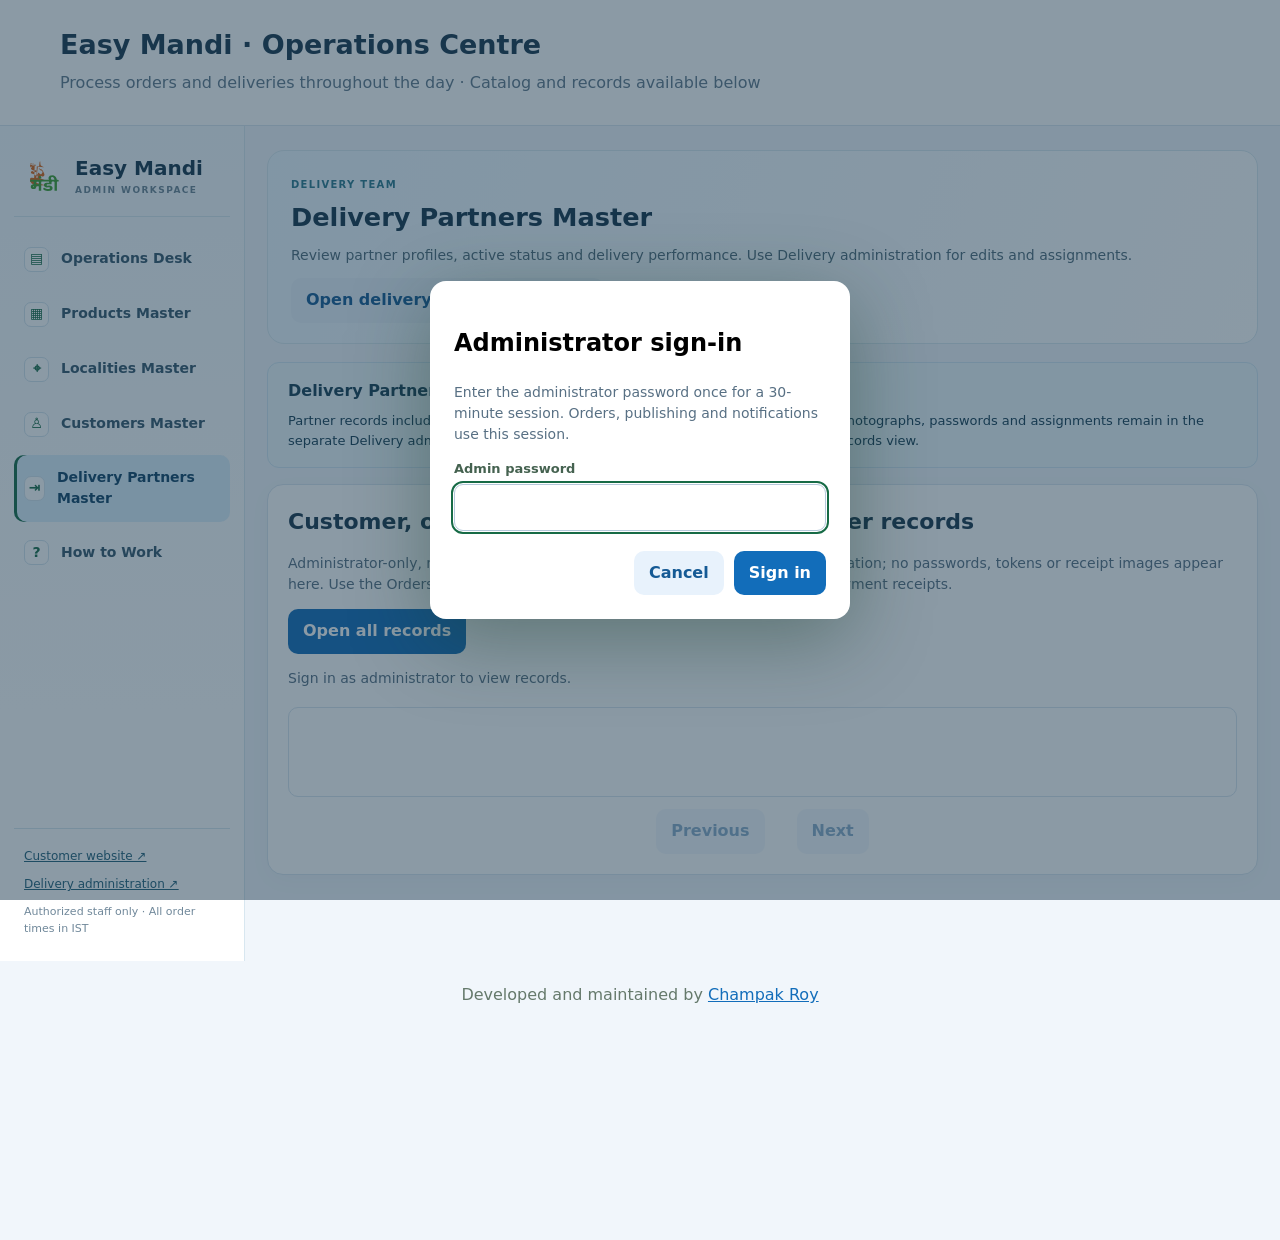
<file: admin/delivery-partners.html>
<!doctype html>
<!-- Generated from admin/index.html by admin/build-pages.mjs. Edit index.html instead. -->
<html lang="en" data-admin-page="partners">
<head>
<meta charset="utf-8">
<meta name="viewport" content="width=device-width,initial-scale=1">
<meta name="robots" content="noindex,nofollow">
<meta name="description" content="Easy Mandi delivery partner records for authorized administrators.">
<link rel="canonical" href="https://easymandi.in/admin/delivery-partners.html">
<link rel="icon" href="../web/favicon.svg" type="image/svg+xml">
<meta property="og:type" content="website">
<meta property="og:title" content="Easy Mandi | Delivery Partners Master">
<meta property="og:description" content="Easy Mandi delivery partner records for authorized administrators.">
<meta property="og:url" content="https://easymandi.in/admin/delivery-partners.html">
<meta property="og:image" content="https://easymandi.in/web/og-image.svg">
<meta name="theme-color" content="#176b46">
<title>Easy Mandi · Delivery Partners Master</title>
<link rel="stylesheet" href="catalog.css?v=20261016-delivery-address-v1">
<link rel="stylesheet" href="admin-pages.css?v=20261010-mandi-v1">
<link rel="stylesheet" href="../shared/notifications.css?v=20261014-reopen-v2">
<script src="../shared/api-client.js?v=20261001-icons" defer>
</script>
<script src="../shared/admin-session.js?v=20261001-icons" defer>
</script>
<script src="../shared/notification-settings.js?v=20261010-types" defer></script>
<script src="../shared/notifications.js?v=20261014-reopen-v2" defer>
</script>
<link rel="stylesheet" href="../shared/password.css?v=20261001-access">
</head>
<body>
<header>
<h1>Easy Mandi · Operations Centre</h1>
<p>Process orders and deliveries throughout the day · Catalog and records available below</p>
</header>
<div class="admin-app">
<aside class="admin-rail" aria-label="Easy Mandi administration">
 <a class="admin-rail-brand" href="./"><span class="admin-rail-logo" aria-hidden="true">EM</span><span><strong>Easy Mandi</strong><small>ADMIN WORKSPACE</small></span></a>
 <nav class="admin-page-links" aria-label="Admin pages">
  <a data-admin-link="operations" href="./"><span aria-hidden="true">▤</span> Operations Desk</a>
  <a data-admin-link="products" href="products.html"><span aria-hidden="true">▦</span> Products Master</a>
  <a data-admin-link="localities" href="localities.html"><span aria-hidden="true">⌖</span> Localities Master</a>
  <a data-admin-link="customers" href="customers.html"><span aria-hidden="true">♙</span> Customers Master</a>
  <a data-admin-link="partners" href="delivery-partners.html"><span aria-hidden="true">⇥</span> Delivery Partners Master</a>
  <a data-admin-link="help" href="how-to.html"><span aria-hidden="true">?</span> How to Work</a>
 </nav>
 <div class="admin-rail-bottom"><a href="../">Customer website ↗</a><a href="https://programmer-s-picnic.github.io/delivery-app/web/" target="_blank" rel="noopener noreferrer">Delivery administration ↗</a><small>Authorized staff only · All order times in IST</small></div>
</aside>
<main id="adminMain">
<nav class="admin-mobile-pages" aria-label="Admin pages on mobile">
 <a href="./" data-admin-link="operations">Operations</a><a href="products.html" data-admin-link="products">Products</a><a href="customers.html" data-admin-link="customers">Customers</a><a href="delivery-partners.html" data-admin-link="partners">Delivery Partners</a><a href="how-to.html" data-admin-link="help">How to Work</a>
</nav>
<div class="admin-page-title" data-page-title="operations"><span class="admin-eyebrow">DAILY CONTROL</span><h2>Operations Desk</h2><p>Process customer orders, payments, packing and deliveries from your live working queue.</p></div>
<div class="admin-page-title" data-page-title="products"><span class="admin-eyebrow">CATALOG MANAGEMENT</span><h2>Products Master</h2><p>Manage store settings, product categories, prices, photos, alternative names and availability. Validate and publish to the live catalog.</p></div>
<div class="admin-page-title" data-page-title="localities"><span class="admin-eyebrow">SERVICE AREAS</span><h2>Varanasi Localities Master</h2><p>Serve only admin-approved localities; customers must select one before entering their address.</p></div>
<div class="admin-page-title" data-page-title="customers"><span class="admin-eyebrow">ACCOUNT RECORDS</span><h2>Customers Master</h2><p>Search customer profiles, addresses and order history. Private data is available only after administrator sign-in.</p></div>
<div class="admin-page-title" data-page-title="partners"><span class="admin-eyebrow">DELIVERY TEAM</span><h2>Delivery Partners Master</h2><p>Review partner profiles, active status and delivery performance. Use Delivery administration for edits and assignments.</p><a class="btn secondary admin-title-action" href="https://programmer-s-picnic.github.io/delivery-app/web/" target="_blank" rel="noopener noreferrer">Open delivery administration ↗</a></div>
<div class="admin-page-title" data-page-title="help"><span class="admin-eyebrow">STAFF HANDBOOK</span><h2>How to Work</h2><p>Step-by-step instructions for operating Easy Mandi safely throughout the day.</p></div>
<section class="ops-workspace" id="opsDesk" aria-labelledby="opsTitle">
 <div class="ops-heading"><div><p class="ops-kicker">EASY MANDI · LIVE OPERATIONS</p><h2 id="opsTitle">Operations Desk</h2><p class="ops-muted">Orders, payments, packing and delivery in one workspace · Times in IST</p></div><div class="ops-top-actions"><span id="opsLastSync" class="ops-muted">Not connected</span><button class="btn secondary" id="opsRefresh" type="button">Refresh</button><button class="btn" id="opsSignIn" type="button">Unlock operations</button></div></div>
 <details class="ops-guide" id="opsHowTo">
  <summary><span class="ops-guide-icon" aria-hidden="true">?</span><span><strong>How to Work · काम कैसे करें</strong><small>Step-by-step daily guide for processing orders and deliveries</small></span><span class="ops-guide-chevron" aria-hidden="true">▾</span></summary>
  <div class="ops-guide-content">
   <p class="ops-guide-intro">Start at <strong>New orders</strong>, work through payments and packing, then assign and track deliveries. The work queues show different views of the same saved orders: moving between queues does not create, duplicate, or delete an order.</p>
   <h3>Process a customer order</h3>
   <ol class="ops-guide-steps">
    <li><strong>Unlock the desk</strong><span>Choose <em>Unlock operations</em> and enter the admin password. Your secure session lasts 30 minutes; you can unlock again when it expires.</span><span class="ops-guide-hi" lang="hi">पहले एडमिन लॉगिन करें।</span></li>
    <li><strong>Receive and review</strong><span>Open <em>New orders</em>. Select an order and check the customer's items, quantities, address, mobile, notes and total. Change the order status to <em>Confirmed</em> after reviewing it.</span><button type="button" class="ops-guide-action" data-ops-guide-queue="new">Open New orders →</button></li>
    <li><strong>Handle payment</strong><span>For UPI, open the submitted receipt, inspect its details and verify or reject it. For COD, mark payment paid <strong>only after money has actually been collected</strong>. Never mark an unpaid order as paid.</span><button type="button" class="ops-guide-action" data-ops-guide-queue="payment">Open UPI verification →</button></li>
    <li><strong>Prepare and pack</strong><span>Use <em>Preparing / packing</em>, check every item, and choose <em>Print Packing Slip</em>. Print or save the checklist as a PDF. Add packing/delivery notes with the existing order tools if needed.</span><button type="button" class="ops-guide-action" data-ops-guide-queue="packing">Open Packing →</button></li>
    <li><strong>Import and assign delivery</strong><span>In <em>Awaiting assignment</em>, choose <em>Import for delivery</em> if the order has no delivery record. Check the highlighted delivery locality and full address (or View on map when available). Select an active delivery partner and choose <em>Assign delivery partner</em>. Assignment sends a handoff code to the customer through the established notification flow.</span><button type="button" class="ops-guide-action" data-ops-guide-queue="unassigned">Open Unassigned →</button></li>
    <li><strong>Track the delivery</strong><span>Use <em>Active deliveries</em> to see partner assignment, pickup and out-for-delivery states. The delivery partner completes the handoff with the customer's code/QR through the partner app. Use Advanced delivery management for resend-code and other specialist actions.</span><button type="button" class="ops-guide-action" data-ops-guide-queue="active">Open Active deliveries →</button></li>
    <li><strong>Resolve and close</strong><span>Review <em>Exceptions</em> for rejected receipts and long-unassigned orders. Use <em>Completed</em> to check finished or cancelled orders. Delivery completion should normally follow the partner's verified handoff, not a premature manual status change.</span><div class="ops-guide-action-row"><button type="button" class="ops-guide-action" data-ops-guide-queue="exceptions">Open Exceptions →</button><button type="button" class="ops-guide-action" data-ops-guide-queue="completed">View Completed →</button></div></li>
   </ol>
   <div class="ops-guide-bottom">
    <section aria-labelledby="opsShiftHeading"><h3 id="opsShiftHeading">Daily routine</h3><p><strong>Morning:</strong> review pending UPI, new orders and old unassigned deliveries.<br><strong>During the day:</strong> keep the queue open, confirm orders, pack, assign partners and follow exceptions.<br><strong>Before closing:</strong> check incomplete deliveries, COD collections, receipts and finished orders.</p></section>
    <section aria-labelledby="opsTipsHeading"><h3 id="opsTipsHeading">Useful controls and safety</h3><p><strong>Search:</strong> enter order ID, name, mobile or locality (Ctrl+K focuses search). <strong>Refresh:</strong> the desk checks updates about every 30 seconds while visible; use Refresh anytime. <strong>Dates:</strong> shown in IST. <strong>Privacy:</strong> lock the admin on a shared computer. <strong>Fallback:</strong> legacy order and delivery administration remain available below.</p></section>
   </div>
   <p class="ops-guide-note">Queue counts cover the stored records; each queue displays paginated results. Actions require an authenticated administrator and can be subject to server-side payment and delivery rules. No report here authorizes giving the delivery code before handing over the goods.</p>
  </div>
 </details>
 <div class="ops-kpis" id="opsKpis" aria-label="Operation queue totals"></div>
 <div class="ops-layout">
  <div class="ops-list-column"><div class="ops-list-top"><h3>Work queue</h3><label class="ops-search-label"><span class="sr-only">Search orders</span><input type="search" id="opsSearch" placeholder="Daily # (10-10-26-001), ID, name or mobile" autocomplete="off"></label><div class="ops-filter-line"><label for="opsQueue">Show</label><select id="opsQueue"><option value="new">New orders</option><option value="payment">UPI verification</option><option value="packing">Preparing / packing</option><option value="unassigned">Awaiting assignment</option><option value="active">Active deliveries</option><option value="exceptions">Exceptions</option><option value="completed">Completed</option><option value="all">All orders</option></select></div><p id="opsCount" class="ops-muted" role="status"></p></div><div id="opsList" class="ops-queue-list" role="list" aria-label="Orders awaiting work"></div><div class="ops-paging"><button id="opsPrev" type="button" class="btn secondary" disabled>Previous</button><span id="opsPage">Page 1</span><button id="opsNext" type="button" class="btn secondary" disabled>Next</button></div></div>
  <div class="ops-detail-column"><div class="ops-detail-heading"><h3>Selected order</h3><span id="opsDetailStatus" class="ops-muted">Select an order from the queue</span></div><div id="opsDetail" class="ops-detail" role="region" aria-label="Selected order processing details"><p class="ops-muted">Sign in and select an order to review its items, payment, packing and delivery.</p></div><p id="opsMessage" role="status" aria-live="polite"></p></div>
 </div>
 <div class="ops-tools"><a href="#ordersPanel">Legacy order tools</a><a href="products.html#productsPanel">Product catalog</a><a href="customers.html#recordsPanel">Customer records</a><a href="https://programmer-s-picnic.github.io/delivery-app/web/">Advanced delivery management</a></div>
</section>
<nav class="workspace-nav" aria-label="Admin websites">
<a href="https://easymandi.in/admin/" aria-current="page">Easy Mandi admin</a>
<a href="https://programmer-s-picnic.github.io/delivery-app/web/" >Delivery admin</a>
<a href="how-to.html">How to Work</a>
</nav>
<details class="guide" id="usageGuide">
<summary>How to use Easy Mandi admin</summary>
<div class="guide-grid">
<article>
<h3>1. Update your catalog</h3>
<ol>
<li>Review store settings, delivery fees and minimum order.</li>
<li>Add a category before assigning products to it. Rename updates the products in that category. Move its products before deleting a category.</li>
<li>Search, filter or sort the product grid. Choose Add product, Update or Delete to open the record form. Insert and Update validate the fields before changing your draft.</li>
<li>Choose Validate catalog, then Save to server. Sign in through the password pop-up if your 30-minute session has ended. Changes become available when customers reload the catalog.</li>
</ol>
</article>
<article>
<h3>2. Manage customer orders</h3>
<ol>
<li>Sign in using the password pop-up, then go to Customer orders.</li>
<li>Filter by status, review items, totals, address and map pin.</li>
<li>Choose a status and Update status. Refresh orders to see recent changes.</li>
<li>Choose Open in delivery admin on an order to carry its ID into the import form. Sign in there and choose Import order.</li>
</ol>
</article>
<article>
<h3>3. Drafts and backups</h3>
<p>Edits are saved as a draft in this browser. Save to server publishes them. Download backup saves a JSON copy without publishing.</p>
<p>Reload published catalog discards your draft after confirmation. If saving reports a changed server version, review the latest catalog before retrying.</p>
<p>Choose Lock after reviewing orders on a shared device.</p>
<p>Use <strong>All records</strong> to inspect customer profiles, saved addresses, complete paginated order/payment history and delivery-partner records. Administrators only.</p>
</article>
</div>
<p>
<strong>Notifications:</strong> While signed in, updates refresh every five minutes. New updates appear automatically without clicking Refresh or re-entering a password. Unread entries are highlighted. Use Mark as read or Mark all as read; each account sees its own updates. Android users can open My deliveries or the partner jobs screen. Handoff codes are sent separately by the admin.</p>
</details>
<nav class="section-nav admin-legacy-nav" aria-label="Legacy workspace sections">
<a href="#opsDesk">Operations Desk</a>
<a href="#opsHowTo">How to Work</a>
<a href="#storePanel">Store settings</a>
<a href="#categoriesPanel">Categories</a>
<a href="#productsPanel">Products</a>
<a href="#ordersPanel">Customer orders</a>
<a href="#recordsPanel">All records</a>
<a href="#publishPanel">Publish</a>
</nav>
<div class="toolbar">
<a href="../">← Customer site</a>
<div class="row">
<button class="btn secondary" id="reload">Reload published catalog</button>
<button class="btn" id="saveTop">Save to server</button>
<button class="btn secondary" id="export">Download backup</button>
</div>
</div>
<p class="alert">
<strong>Publishing:</strong> Edit the catalog below and choose <strong>Save to server</strong>. Enter the separate administrator password. The website and app read the saved catalog from cserver. Download a backup whenever you need a copy.</p>
<div id="message" role="status" aria-live="polite">
</div>
<section class="admin-master-note" id="customerMasterNote"><strong>Customers Master</strong><p>Profiles and saved addresses are read-only here. Use Search and the row details to inspect full customer records and histories. To process a customer's order, open the Operations Desk. Other record types remain available in the selector for existing administrative workflows.</p></section>
<section class="admin-master-note" id="partnerMasterNote"><strong>Delivery Partners Master</strong><p>Partner records include active status and completed jobs. Account creation, editing, photographs, passwords and assignments remain in the separate Delivery administration website; they are not editable from this read-only records view.</p></section>
<section class="summary" id="summary">
</section>
<section class="panel" id="storePanel">
<h2>Store settings</h2>
<div class="grid" id="store">
</div>
</section>
<section class="panel media-panel" id="mediaPanel" aria-labelledby="mediaTitle">
 <h2 id="mediaTitle">Media Library · Product &amp; Category Pictures</h2>
 <p class="hint">Upload a JPEG, PNG or WebP picture (up to 4 MB). It is stored on the Easy Mandi server and assigned a permanent HTTPS URL. Choose that URL for a product or category, then Save to server to publish the catalogue change.</p>
 <div class="media-upload-row">
  <label class="field"><span>Picture to upload</span><input id="mediaUploadFile" type="file" accept="image/jpeg,image/png,image/webp"></label>
  <img id="mediaUploadPreview" class="media-upload-preview" alt="Selected image preview" hidden>
  <button id="mediaUpload" class="btn" type="button">Upload picture</button>
  <button id="mediaRefresh" class="btn secondary" type="button">Refresh library</button>
 </div>
 <p id="mediaStatus" class="hint" role="status" aria-live="polite">Unlock administration to upload or browse server images.</p>
 <div id="mediaGrid" class="media-grid" aria-label="Previously uploaded pictures"></div>
</section>
<section class="panel localities-master" id="localitiesMaster" aria-labelledby="localitiesMasterTitle">
  <h2 id="localitiesMasterTitle">Localities Master · Varanasi</h2>
  <p class="hint">Only enabled localities are serviceable. Add or edit area names, enter the Google Maps search text and verify its map. Save changes to apply to the website, Android app and server validation.</p>
  <div class="row"><button type="button" class="btn" id="localityAdd">Add locality</button><button type="button" class="btn secondary" id="localityReload">Reload</button><button type="button" class="btn" id="localitySave">Save localities to server</button><strong id="localityCount"></strong></div>
  <p id="localityStatus" role="status" aria-live="polite">Loading localities…</p>
  <div id="localityRows"></div>
  <p class="hint">Default areas: Pandeypur, Aktha and Taktakpur. Map buttons show Google Maps searches; a locality name alone does not verify a precise delivery pin.</p>
</section>
<section class="panel" id="categoriesPanel">
<h2>Product categories</h2>
<p class="hint">Add or rename categories. Rename moves existing products with the category. To delete a category, move its products first. The All filter is reserved.</p>
<div id="categories">
</div>
<div class="row">
<input id="newCategory" maxlength="80" placeholder="New category name" aria-label="New category name" style="max-width:340px">
<button class="btn secondary" id="addCategory" type="button">Add category</button>
</div>
</section>
<section class="panel" id="productsPanel">
<h2>Products</h2>
<div class="row">
<input id="filter" type="search" placeholder="Find a product" aria-label="Find a product" style="max-width:340px">
<button class="btn secondary" id="add">Add product</button>
</div>
<p class="hint">Insert, update and delete change your draft. Choose Save to server to publish.</p>
<div class="row"><label class="field"><span>Category</span><select id="productCategoryFilter"></select></label><label class="field"><span>Availability</span><select id="productAvailabilityFilter"><option value="all">All products</option><option value="yes">Available</option><option value="no">Unavailable</option></select></label></div>
<div id="products" tabindex="0" role="region" aria-label="Scrollable product records">
</div>
</section>
<section class="panel" id="ordersPanel">
<h2>Customer orders</h2>
<p class="hint">Enter the admin password once. Both admin websites reuse your session for 30 minutes; notifications update automatically every five minutes.</p>
<div class="row">

<button class="btn" id="ordersUnlock" type="button">Show orders</button>
<button class="btn secondary" id="ordersRefresh" type="button" hidden>Refresh orders</button>
<button class="btn secondary" id="ordersLock" type="button" hidden>Lock</button>
</div>
<p id="ordersMessage" role="status" aria-live="polite">
</p>
<div class="row" id="ordersControls" hidden>
<label class="field">
<span>Filter by status</span>
<select id="ordersFilter">
<option>All</option>
<option>New</option>
<option>Confirmed</option>
<option>Preparing</option>
<option>Delivered</option>
<option>Cancelled</option>
</select>
</label>
<span id="ordersCount" class="hint">
</span>
</div>
<div id="ordersList" tabindex="0" role="region" aria-label="Scrollable customer orders">
</div>
</section>
<section class="panel" id="recordsPanel">
<h2>Customer, order, payment and delivery-partner records</h2>
<p class="hint">Administrator-only, read-only database records. Search every record with pagination; no passwords, tokens or receipt images appear here. Use the Orders panel above to update order status or verify individual payment receipts.</p>
<div class="row"><button class="btn" id="recordsUnlock" type="button">Open all records</button></div>
<div id="recordsControls" hidden>
<div class="row">
<label class="field"><span>Record type</span><select id="recordsView"><option value="customers">Customers</option><option value="orders">All orders</option><option value="payments">Payments</option><option value="partners">Delivery partners</option></select></label>
<label class="field"><span>Search name, mobile or order ID</span><input id="recordsSearch" type="search" maxlength="80" autocomplete="off" placeholder="Find records"></label>
<button class="btn secondary" id="recordsRefresh" type="button">Refresh records</button>
</div>
</div>
<p id="recordsMessage" class="hint" role="status" aria-live="polite">Sign in as administrator to view records.</p>
<div class="grid-scroll records-scroll" id="recordsBody" role="region" tabindex="0" aria-label="Customer and order records"><table class="product-grid" id="recordsTable"></table></div>
<div class="row records-paging">
<button class="btn secondary" id="recordsPrevious" type="button" disabled>Previous</button>
<span class="hint" id="recordsSummary"></span>
<button class="btn secondary" id="recordsNext" type="button" disabled>Next</button>
</div>
<div class="records-detail" id="recordsDetail" hidden></div>
</section>
<section class="panel" id="publishPanel">
<h2>Review and publish</h2>
<p class="hint">Saving here updates the live catalog on cserver. The page keeps unsaved edits in this browser until you reload. A backup download does not publish changes.</p>
<div class="row">
<button class="btn" id="saveBottom">Save to server</button>
<button class="btn secondary" id="validate">Validate catalog</button>
<button class="btn secondary" id="exportBottom">Download backup</button>
</div>
</section>
<dialog aria-labelledby="adminTitle" id="adminDialog" style="border:0;border-radius:16px;max-width:420px;width:calc(100% - 30px);padding:24px;box-shadow:0 20px 80px #173b2a66">
<form id="adminForm">
<h2 id="adminTitle">Administrator sign-in</h2>
<p class="hint">Enter the administrator password once for a 30-minute session. Orders, publishing and notifications use this session.</p>
<label class="field">
<span>Admin password</span>
<input id="adminPassword" type="password" autocomplete="current-password" required>
</label>
<p id="adminError" role="alert" aria-live="polite"></p>
<div class="row" style="justify-content:flex-end;margin-top:20px">
<button class="btn secondary" type="button" id="adminCancel">Cancel</button>
<button class="btn" type="submit" id="adminSubmit">Sign in</button>
</div>
</form>
</dialog>
<dialog id="mediaPickerDialog" class="record-dialog media-picker-dialog" aria-labelledby="mediaPickerTitle">
 <h2 id="mediaPickerTitle">Choose uploaded picture</h2>
 <p class="hint">Use a previously uploaded server picture. To add a new one, upload it in the Media Library above.</p>
 <div class="row"><button type="button" id="mediaPickerRefresh" class="btn secondary">Refresh pictures</button><button type="button" id="mediaPickerClose" class="btn secondary">Close</button></div>
 <div id="mediaPickerGrid" class="media-grid"></div>
</dialog>
<dialog id="productDialog" class="record-dialog" aria-labelledby="productTitle">
<form id="productForm" novalidate>
<h2 id="productTitle">Product record</h2>
<p id="productFormMessage" role="alert"></p>
<div id="productFields" class="grid"></div>
<p class="hint">Product changes remain in your browser draft until Save to server. For existing products, search words publish directly when updated, or use Publish search words now to publish aliases without changing prices or stock.</p>
<div class="row"><button id="productCancel" type="button" class="btn secondary">Cancel</button><button id="productPublishKeywords" type="button" class="btn secondary" hidden>Publish search words now</button><button id="productSubmit" type="submit" class="btn">Update draft</button></div>
</form></dialog>
<section class="admin-help" id="adminHelp" aria-labelledby="adminHelpTitle">
 <h2 id="adminHelpTitle">Easy Mandi · Staff working guide</h2>
 <p class="hint">Each page uses the same server-side data and 30-minute administrator session. Do not use the Back button to repeat submissions. Refresh the relevant queue or records after a change.</p>
 <div class="admin-help-grid">
  <article><h3>1 · Operations Desk</h3><ol><li><a href="./">Open Operations Desk</a> and unlock with the administrator password.</li><li>Review the New orders queue, quantities, address, contact details and totals before confirming.</li><li>Review UPI evidence or collect cash on delivery. Mark payment paid only after actual verification or collection.</li><li>Prepare items, print a packing checklist, then import for delivery if needed.</li><li>Assign an active partner, track progress, and check exceptions before closing the day.</li></ol></article>
  <article><h3>2 · Products Master</h3><ol><li><a href="products.html">Open Products Master</a> and review Store settings.</li><li>Add categories before products. Update product details, price, stock availability and images in the catalog grid.</li><li><strong>Media Library:</strong> choose a JPEG, PNG or WebP picture (up to 4 MB), select <em>Upload picture</em>, and wait for its permanent HTTPS URL. Click <em>Choose uploaded picture</em> inside a product or <em>Choose picture</em> next to a category to assign the URL. Review the preview and Save to server to publish; an uploaded file alone does not change the live catalogue.</li><li><strong>Alternative search words:</strong> Edit a product and enter terms such as bhindi, ladyfinger, okra, भिंडी. Use Add words to make removable chips, test customer search, then Validate catalog and Save to server. Maximum 20 unique words, 60 characters each. Customer website and upgraded Android app will match these aliases.</li><li>Insert, Update and Delete edit a <strong>local draft</strong>, not the live catalog.</li><li>Choose Validate catalog, then Save to server to publish.</li><li>Use Download backup before important bulk changes. Reload published catalog only when it is safe to discard unsaved edits.</li></ol></article>
  <article><h3>3 · Customers Master</h3><ol><li><a href="customers.html">Open Customers Master</a> and unlock private records.</li><li>Search by customer name or mobile number.</li><li>Open row details to inspect saved addresses and historical orders where available.</li><li>Use Operations Desk for any order processing or customer delivery follow-up.</li><li>Customer profiles are <strong>read-only</strong> in this initial release; do not expect edit or delete controls.</li></ol></article>
  <article><h3>4 · Delivery Partners Master</h3><ol><li><a href="delivery-partners.html">Open Delivery Partners Master</a> and check registered partners, active status and jobs.</li><li>Search or view details here; private records are read-only.</li><li>For creating/editing partners, photographs, credentials or changing assignments, open <a href="https://programmer-s-picnic.github.io/delivery-app/web/" target="_blank" rel="noopener noreferrer">Delivery administration ↗</a>.</li><li>Use the Operations Desk to track current customer-order dispatches and resend handoff details through existing delivery tools.</li></ol></article>
 </div>
 <div class="admin-help-grid">
  <article><h3>Session and privacy</h3><p>An administrator session expires after 30 minutes. Sign in again when prompted. Avoid sharing screenshots of customer mobile numbers, addresses or handoff codes. Lock order records after working on a shared computer.</p></article>
  <article><h3>Notification window</h3><p>On the Operations Desk, choose <strong>− Hide</strong> on the floating notification preview or <strong>− Minimize completely</strong> in notification history. Both windows disappear, leaving a compact <strong>🔔 Reopen notifications</strong> button in the bottom corner. Click it to reopen the full notification window at any time. While the page is open and the admin session is unlocked, notifications continue to be checked every five minutes. A newly received <strong>unread notification</strong> automatically restores the notification window; old or marked-read messages do not.</p></article>
   <article><h3>Useful troubleshooting</h3><p>If an order appears missing, clear search or filters and use All orders or the paginated record explorer. If a catalog change does not appear for customers, ensure Save to server succeeded. If partner actions are unavailable here, use Delivery administration.</p></article>
 </div>
</section>
</main>
</div>
<footer>Developed and maintained by <a href="https://learnwithchampak.live">Champak Roy</a>
</footer>
<script src="auth-dialog.js?v=20261001-icons" defer></script>
<script src="media-library.js?v=20261009-media-v1" defer></script>
<script src="catalog.js?v=20261016-keywords-more-v1" defer>
</script>
<script src="packing.js?v=20261016-policy-v2" defer></script>
<script src="orders.js?v=20261016-compact-slip-v1" defer>
</script>
<script src="records.js?v=20261011-partner-names" defer></script>
<script src="operations-desk.js?v=20261016-policy-v2" defer></script>
<script src="../shared/password-ui.js?v=20261001-access" defer></script>
<script src="admin-pages.js?v=20261009-localities-v1" defer></script>
<script src="localities.js?v=20261009-localities-v1" defer></script>
</body>
</html>
</file>
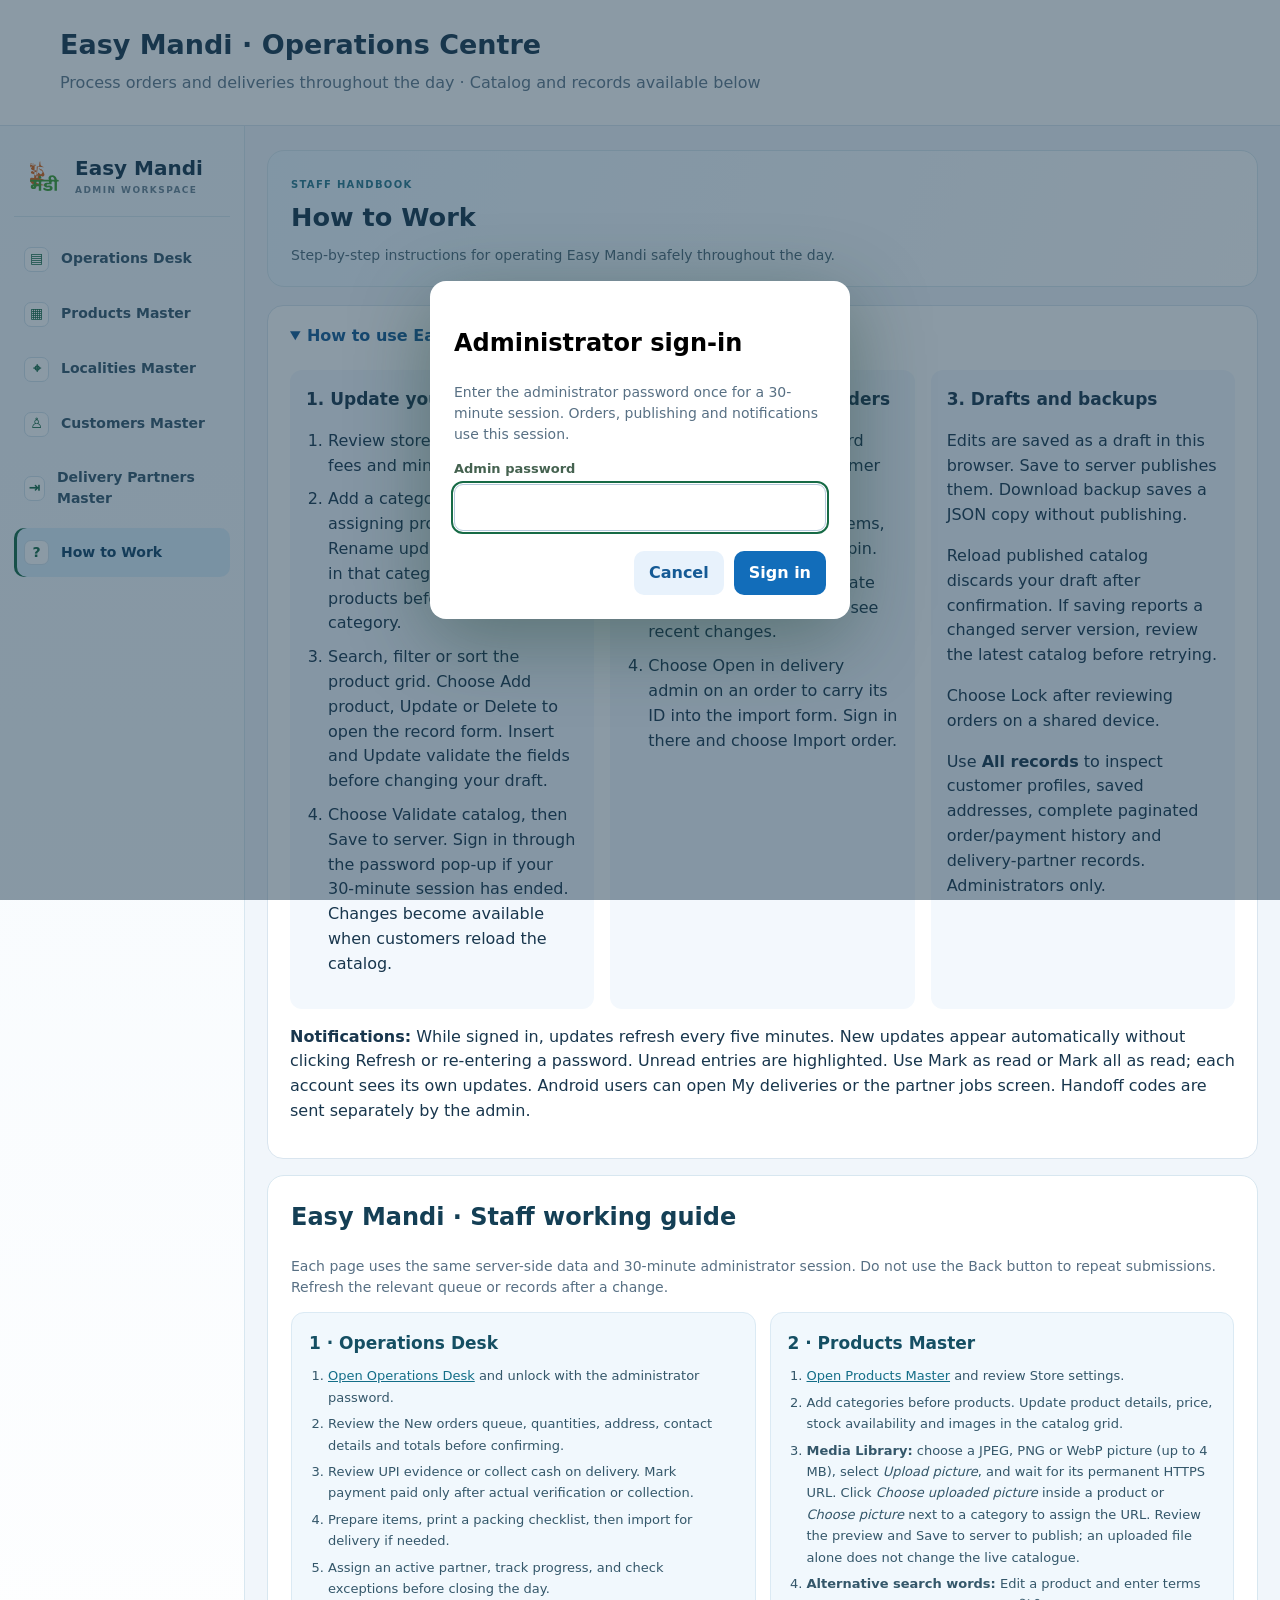
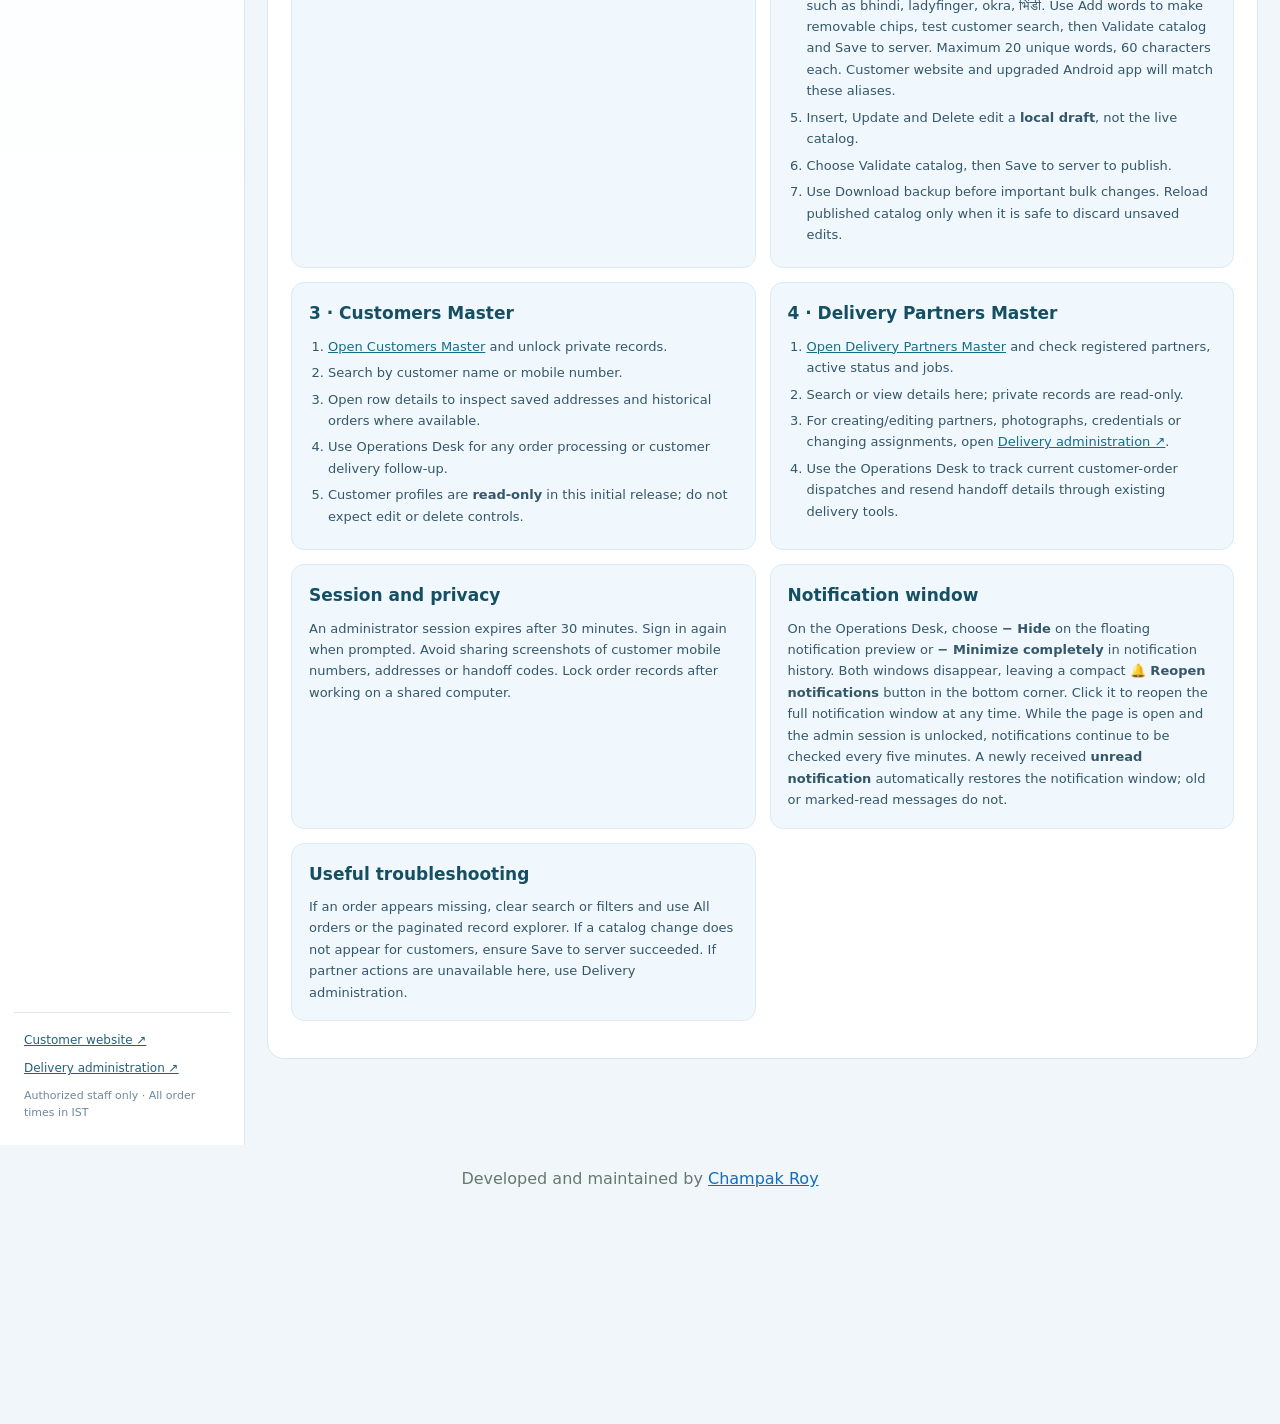
<file: admin/how-to.html>
<!doctype html>
<!-- Generated from admin/index.html by admin/build-pages.mjs. Edit index.html instead. -->
<html lang="en" data-admin-page="help">
<head>
<meta charset="utf-8">
<meta name="viewport" content="width=device-width,initial-scale=1">
<meta name="robots" content="noindex,nofollow">
<meta name="description" content="Daily operating instructions for the Easy Mandi administration team.">
<link rel="canonical" href="https://easymandi.in/admin/how-to.html">
<link rel="icon" href="../web/favicon.svg" type="image/svg+xml">
<meta property="og:type" content="website">
<meta property="og:title" content="Easy Mandi | How to Work">
<meta property="og:description" content="Daily operating instructions for the Easy Mandi administration team.">
<meta property="og:url" content="https://easymandi.in/admin/how-to.html">
<meta property="og:image" content="https://easymandi.in/web/og-image.svg">
<meta name="theme-color" content="#176b46">
<title>Easy Mandi · How to Work</title>
<link rel="stylesheet" href="catalog.css?v=20261016-delivery-address-v1">
<link rel="stylesheet" href="admin-pages.css?v=20261010-mandi-v1">
<link rel="stylesheet" href="../shared/notifications.css?v=20261014-reopen-v2">
<script src="../shared/api-client.js?v=20261001-icons" defer>
</script>
<script src="../shared/admin-session.js?v=20261001-icons" defer>
</script>
<script src="../shared/notification-settings.js?v=20261010-types" defer></script>
<script src="../shared/notifications.js?v=20261014-reopen-v2" defer>
</script>
<link rel="stylesheet" href="../shared/password.css?v=20261001-access">
</head>
<body>
<header>
<h1>Easy Mandi · Operations Centre</h1>
<p>Process orders and deliveries throughout the day · Catalog and records available below</p>
</header>
<div class="admin-app">
<aside class="admin-rail" aria-label="Easy Mandi administration">
 <a class="admin-rail-brand" href="./"><span class="admin-rail-logo" aria-hidden="true">EM</span><span><strong>Easy Mandi</strong><small>ADMIN WORKSPACE</small></span></a>
 <nav class="admin-page-links" aria-label="Admin pages">
  <a data-admin-link="operations" href="./"><span aria-hidden="true">▤</span> Operations Desk</a>
  <a data-admin-link="products" href="products.html"><span aria-hidden="true">▦</span> Products Master</a>
  <a data-admin-link="localities" href="localities.html"><span aria-hidden="true">⌖</span> Localities Master</a>
  <a data-admin-link="customers" href="customers.html"><span aria-hidden="true">♙</span> Customers Master</a>
  <a data-admin-link="partners" href="delivery-partners.html"><span aria-hidden="true">⇥</span> Delivery Partners Master</a>
  <a data-admin-link="help" href="how-to.html"><span aria-hidden="true">?</span> How to Work</a>
 </nav>
 <div class="admin-rail-bottom"><a href="../">Customer website ↗</a><a href="https://programmer-s-picnic.github.io/delivery-app/web/" target="_blank" rel="noopener noreferrer">Delivery administration ↗</a><small>Authorized staff only · All order times in IST</small></div>
</aside>
<main id="adminMain">
<nav class="admin-mobile-pages" aria-label="Admin pages on mobile">
 <a href="./" data-admin-link="operations">Operations</a><a href="products.html" data-admin-link="products">Products</a><a href="customers.html" data-admin-link="customers">Customers</a><a href="delivery-partners.html" data-admin-link="partners">Delivery Partners</a><a href="how-to.html" data-admin-link="help">How to Work</a>
</nav>
<div class="admin-page-title" data-page-title="operations"><span class="admin-eyebrow">DAILY CONTROL</span><h2>Operations Desk</h2><p>Process customer orders, payments, packing and deliveries from your live working queue.</p></div>
<div class="admin-page-title" data-page-title="products"><span class="admin-eyebrow">CATALOG MANAGEMENT</span><h2>Products Master</h2><p>Manage store settings, product categories, prices, photos, alternative names and availability. Validate and publish to the live catalog.</p></div>
<div class="admin-page-title" data-page-title="localities"><span class="admin-eyebrow">SERVICE AREAS</span><h2>Varanasi Localities Master</h2><p>Serve only admin-approved localities; customers must select one before entering their address.</p></div>
<div class="admin-page-title" data-page-title="customers"><span class="admin-eyebrow">ACCOUNT RECORDS</span><h2>Customers Master</h2><p>Search customer profiles, addresses and order history. Private data is available only after administrator sign-in.</p></div>
<div class="admin-page-title" data-page-title="partners"><span class="admin-eyebrow">DELIVERY TEAM</span><h2>Delivery Partners Master</h2><p>Review partner profiles, active status and delivery performance. Use Delivery administration for edits and assignments.</p><a class="btn secondary admin-title-action" href="https://programmer-s-picnic.github.io/delivery-app/web/" target="_blank" rel="noopener noreferrer">Open delivery administration ↗</a></div>
<div class="admin-page-title" data-page-title="help"><span class="admin-eyebrow">STAFF HANDBOOK</span><h2>How to Work</h2><p>Step-by-step instructions for operating Easy Mandi safely throughout the day.</p></div>
<section class="ops-workspace" id="opsDesk" aria-labelledby="opsTitle">
 <div class="ops-heading"><div><p class="ops-kicker">EASY MANDI · LIVE OPERATIONS</p><h2 id="opsTitle">Operations Desk</h2><p class="ops-muted">Orders, payments, packing and delivery in one workspace · Times in IST</p></div><div class="ops-top-actions"><span id="opsLastSync" class="ops-muted">Not connected</span><button class="btn secondary" id="opsRefresh" type="button">Refresh</button><button class="btn" id="opsSignIn" type="button">Unlock operations</button></div></div>
 <details class="ops-guide" id="opsHowTo">
  <summary><span class="ops-guide-icon" aria-hidden="true">?</span><span><strong>How to Work · काम कैसे करें</strong><small>Step-by-step daily guide for processing orders and deliveries</small></span><span class="ops-guide-chevron" aria-hidden="true">▾</span></summary>
  <div class="ops-guide-content">
   <p class="ops-guide-intro">Start at <strong>New orders</strong>, work through payments and packing, then assign and track deliveries. The work queues show different views of the same saved orders: moving between queues does not create, duplicate, or delete an order.</p>
   <h3>Process a customer order</h3>
   <ol class="ops-guide-steps">
    <li><strong>Unlock the desk</strong><span>Choose <em>Unlock operations</em> and enter the admin password. Your secure session lasts 30 minutes; you can unlock again when it expires.</span><span class="ops-guide-hi" lang="hi">पहले एडमिन लॉगिन करें।</span></li>
    <li><strong>Receive and review</strong><span>Open <em>New orders</em>. Select an order and check the customer's items, quantities, address, mobile, notes and total. Change the order status to <em>Confirmed</em> after reviewing it.</span><button type="button" class="ops-guide-action" data-ops-guide-queue="new">Open New orders →</button></li>
    <li><strong>Handle payment</strong><span>For UPI, open the submitted receipt, inspect its details and verify or reject it. For COD, mark payment paid <strong>only after money has actually been collected</strong>. Never mark an unpaid order as paid.</span><button type="button" class="ops-guide-action" data-ops-guide-queue="payment">Open UPI verification →</button></li>
    <li><strong>Prepare and pack</strong><span>Use <em>Preparing / packing</em>, check every item, and choose <em>Print Packing Slip</em>. Print or save the checklist as a PDF. Add packing/delivery notes with the existing order tools if needed.</span><button type="button" class="ops-guide-action" data-ops-guide-queue="packing">Open Packing →</button></li>
    <li><strong>Import and assign delivery</strong><span>In <em>Awaiting assignment</em>, choose <em>Import for delivery</em> if the order has no delivery record. Check the highlighted delivery locality and full address (or View on map when available). Select an active delivery partner and choose <em>Assign delivery partner</em>. Assignment sends a handoff code to the customer through the established notification flow.</span><button type="button" class="ops-guide-action" data-ops-guide-queue="unassigned">Open Unassigned →</button></li>
    <li><strong>Track the delivery</strong><span>Use <em>Active deliveries</em> to see partner assignment, pickup and out-for-delivery states. The delivery partner completes the handoff with the customer's code/QR through the partner app. Use Advanced delivery management for resend-code and other specialist actions.</span><button type="button" class="ops-guide-action" data-ops-guide-queue="active">Open Active deliveries →</button></li>
    <li><strong>Resolve and close</strong><span>Review <em>Exceptions</em> for rejected receipts and long-unassigned orders. Use <em>Completed</em> to check finished or cancelled orders. Delivery completion should normally follow the partner's verified handoff, not a premature manual status change.</span><div class="ops-guide-action-row"><button type="button" class="ops-guide-action" data-ops-guide-queue="exceptions">Open Exceptions →</button><button type="button" class="ops-guide-action" data-ops-guide-queue="completed">View Completed →</button></div></li>
   </ol>
   <div class="ops-guide-bottom">
    <section aria-labelledby="opsShiftHeading"><h3 id="opsShiftHeading">Daily routine</h3><p><strong>Morning:</strong> review pending UPI, new orders and old unassigned deliveries.<br><strong>During the day:</strong> keep the queue open, confirm orders, pack, assign partners and follow exceptions.<br><strong>Before closing:</strong> check incomplete deliveries, COD collections, receipts and finished orders.</p></section>
    <section aria-labelledby="opsTipsHeading"><h3 id="opsTipsHeading">Useful controls and safety</h3><p><strong>Search:</strong> enter order ID, name, mobile or locality (Ctrl+K focuses search). <strong>Refresh:</strong> the desk checks updates about every 30 seconds while visible; use Refresh anytime. <strong>Dates:</strong> shown in IST. <strong>Privacy:</strong> lock the admin on a shared computer. <strong>Fallback:</strong> legacy order and delivery administration remain available below.</p></section>
   </div>
   <p class="ops-guide-note">Queue counts cover the stored records; each queue displays paginated results. Actions require an authenticated administrator and can be subject to server-side payment and delivery rules. No report here authorizes giving the delivery code before handing over the goods.</p>
  </div>
 </details>
 <div class="ops-kpis" id="opsKpis" aria-label="Operation queue totals"></div>
 <div class="ops-layout">
  <div class="ops-list-column"><div class="ops-list-top"><h3>Work queue</h3><label class="ops-search-label"><span class="sr-only">Search orders</span><input type="search" id="opsSearch" placeholder="Daily # (10-10-26-001), ID, name or mobile" autocomplete="off"></label><div class="ops-filter-line"><label for="opsQueue">Show</label><select id="opsQueue"><option value="new">New orders</option><option value="payment">UPI verification</option><option value="packing">Preparing / packing</option><option value="unassigned">Awaiting assignment</option><option value="active">Active deliveries</option><option value="exceptions">Exceptions</option><option value="completed">Completed</option><option value="all">All orders</option></select></div><p id="opsCount" class="ops-muted" role="status"></p></div><div id="opsList" class="ops-queue-list" role="list" aria-label="Orders awaiting work"></div><div class="ops-paging"><button id="opsPrev" type="button" class="btn secondary" disabled>Previous</button><span id="opsPage">Page 1</span><button id="opsNext" type="button" class="btn secondary" disabled>Next</button></div></div>
  <div class="ops-detail-column"><div class="ops-detail-heading"><h3>Selected order</h3><span id="opsDetailStatus" class="ops-muted">Select an order from the queue</span></div><div id="opsDetail" class="ops-detail" role="region" aria-label="Selected order processing details"><p class="ops-muted">Sign in and select an order to review its items, payment, packing and delivery.</p></div><p id="opsMessage" role="status" aria-live="polite"></p></div>
 </div>
 <div class="ops-tools"><a href="#ordersPanel">Legacy order tools</a><a href="products.html#productsPanel">Product catalog</a><a href="customers.html#recordsPanel">Customer records</a><a href="https://programmer-s-picnic.github.io/delivery-app/web/">Advanced delivery management</a></div>
</section>
<nav class="workspace-nav" aria-label="Admin websites">
<a href="https://easymandi.in/admin/" aria-current="page">Easy Mandi admin</a>
<a href="https://programmer-s-picnic.github.io/delivery-app/web/" >Delivery admin</a>
<a href="how-to.html">How to Work</a>
</nav>
<details class="guide" id="usageGuide">
<summary>How to use Easy Mandi admin</summary>
<div class="guide-grid">
<article>
<h3>1. Update your catalog</h3>
<ol>
<li>Review store settings, delivery fees and minimum order.</li>
<li>Add a category before assigning products to it. Rename updates the products in that category. Move its products before deleting a category.</li>
<li>Search, filter or sort the product grid. Choose Add product, Update or Delete to open the record form. Insert and Update validate the fields before changing your draft.</li>
<li>Choose Validate catalog, then Save to server. Sign in through the password pop-up if your 30-minute session has ended. Changes become available when customers reload the catalog.</li>
</ol>
</article>
<article>
<h3>2. Manage customer orders</h3>
<ol>
<li>Sign in using the password pop-up, then go to Customer orders.</li>
<li>Filter by status, review items, totals, address and map pin.</li>
<li>Choose a status and Update status. Refresh orders to see recent changes.</li>
<li>Choose Open in delivery admin on an order to carry its ID into the import form. Sign in there and choose Import order.</li>
</ol>
</article>
<article>
<h3>3. Drafts and backups</h3>
<p>Edits are saved as a draft in this browser. Save to server publishes them. Download backup saves a JSON copy without publishing.</p>
<p>Reload published catalog discards your draft after confirmation. If saving reports a changed server version, review the latest catalog before retrying.</p>
<p>Choose Lock after reviewing orders on a shared device.</p>
<p>Use <strong>All records</strong> to inspect customer profiles, saved addresses, complete paginated order/payment history and delivery-partner records. Administrators only.</p>
</article>
</div>
<p>
<strong>Notifications:</strong> While signed in, updates refresh every five minutes. New updates appear automatically without clicking Refresh or re-entering a password. Unread entries are highlighted. Use Mark as read or Mark all as read; each account sees its own updates. Android users can open My deliveries or the partner jobs screen. Handoff codes are sent separately by the admin.</p>
</details>
<nav class="section-nav admin-legacy-nav" aria-label="Legacy workspace sections">
<a href="#opsDesk">Operations Desk</a>
<a href="#opsHowTo">How to Work</a>
<a href="#storePanel">Store settings</a>
<a href="#categoriesPanel">Categories</a>
<a href="#productsPanel">Products</a>
<a href="#ordersPanel">Customer orders</a>
<a href="#recordsPanel">All records</a>
<a href="#publishPanel">Publish</a>
</nav>
<div class="toolbar">
<a href="../">← Customer site</a>
<div class="row">
<button class="btn secondary" id="reload">Reload published catalog</button>
<button class="btn" id="saveTop">Save to server</button>
<button class="btn secondary" id="export">Download backup</button>
</div>
</div>
<p class="alert">
<strong>Publishing:</strong> Edit the catalog below and choose <strong>Save to server</strong>. Enter the separate administrator password. The website and app read the saved catalog from cserver. Download a backup whenever you need a copy.</p>
<div id="message" role="status" aria-live="polite">
</div>
<section class="admin-master-note" id="customerMasterNote"><strong>Customers Master</strong><p>Profiles and saved addresses are read-only here. Use Search and the row details to inspect full customer records and histories. To process a customer's order, open the Operations Desk. Other record types remain available in the selector for existing administrative workflows.</p></section>
<section class="admin-master-note" id="partnerMasterNote"><strong>Delivery Partners Master</strong><p>Partner records include active status and completed jobs. Account creation, editing, photographs, passwords and assignments remain in the separate Delivery administration website; they are not editable from this read-only records view.</p></section>
<section class="summary" id="summary">
</section>
<section class="panel" id="storePanel">
<h2>Store settings</h2>
<div class="grid" id="store">
</div>
</section>
<section class="panel media-panel" id="mediaPanel" aria-labelledby="mediaTitle">
 <h2 id="mediaTitle">Media Library · Product &amp; Category Pictures</h2>
 <p class="hint">Upload a JPEG, PNG or WebP picture (up to 4 MB). It is stored on the Easy Mandi server and assigned a permanent HTTPS URL. Choose that URL for a product or category, then Save to server to publish the catalogue change.</p>
 <div class="media-upload-row">
  <label class="field"><span>Picture to upload</span><input id="mediaUploadFile" type="file" accept="image/jpeg,image/png,image/webp"></label>
  <img id="mediaUploadPreview" class="media-upload-preview" alt="Selected image preview" hidden>
  <button id="mediaUpload" class="btn" type="button">Upload picture</button>
  <button id="mediaRefresh" class="btn secondary" type="button">Refresh library</button>
 </div>
 <p id="mediaStatus" class="hint" role="status" aria-live="polite">Unlock administration to upload or browse server images.</p>
 <div id="mediaGrid" class="media-grid" aria-label="Previously uploaded pictures"></div>
</section>
<section class="panel localities-master" id="localitiesMaster" aria-labelledby="localitiesMasterTitle">
  <h2 id="localitiesMasterTitle">Localities Master · Varanasi</h2>
  <p class="hint">Only enabled localities are serviceable. Add or edit area names, enter the Google Maps search text and verify its map. Save changes to apply to the website, Android app and server validation.</p>
  <div class="row"><button type="button" class="btn" id="localityAdd">Add locality</button><button type="button" class="btn secondary" id="localityReload">Reload</button><button type="button" class="btn" id="localitySave">Save localities to server</button><strong id="localityCount"></strong></div>
  <p id="localityStatus" role="status" aria-live="polite">Loading localities…</p>
  <div id="localityRows"></div>
  <p class="hint">Default areas: Pandeypur, Aktha and Taktakpur. Map buttons show Google Maps searches; a locality name alone does not verify a precise delivery pin.</p>
</section>
<section class="panel" id="categoriesPanel">
<h2>Product categories</h2>
<p class="hint">Add or rename categories. Rename moves existing products with the category. To delete a category, move its products first. The All filter is reserved.</p>
<div id="categories">
</div>
<div class="row">
<input id="newCategory" maxlength="80" placeholder="New category name" aria-label="New category name" style="max-width:340px">
<button class="btn secondary" id="addCategory" type="button">Add category</button>
</div>
</section>
<section class="panel" id="productsPanel">
<h2>Products</h2>
<div class="row">
<input id="filter" type="search" placeholder="Find a product" aria-label="Find a product" style="max-width:340px">
<button class="btn secondary" id="add">Add product</button>
</div>
<p class="hint">Insert, update and delete change your draft. Choose Save to server to publish.</p>
<div class="row"><label class="field"><span>Category</span><select id="productCategoryFilter"></select></label><label class="field"><span>Availability</span><select id="productAvailabilityFilter"><option value="all">All products</option><option value="yes">Available</option><option value="no">Unavailable</option></select></label></div>
<div id="products" tabindex="0" role="region" aria-label="Scrollable product records">
</div>
</section>
<section class="panel" id="ordersPanel">
<h2>Customer orders</h2>
<p class="hint">Enter the admin password once. Both admin websites reuse your session for 30 minutes; notifications update automatically every five minutes.</p>
<div class="row">

<button class="btn" id="ordersUnlock" type="button">Show orders</button>
<button class="btn secondary" id="ordersRefresh" type="button" hidden>Refresh orders</button>
<button class="btn secondary" id="ordersLock" type="button" hidden>Lock</button>
</div>
<p id="ordersMessage" role="status" aria-live="polite">
</p>
<div class="row" id="ordersControls" hidden>
<label class="field">
<span>Filter by status</span>
<select id="ordersFilter">
<option>All</option>
<option>New</option>
<option>Confirmed</option>
<option>Preparing</option>
<option>Delivered</option>
<option>Cancelled</option>
</select>
</label>
<span id="ordersCount" class="hint">
</span>
</div>
<div id="ordersList" tabindex="0" role="region" aria-label="Scrollable customer orders">
</div>
</section>
<section class="panel" id="recordsPanel">
<h2>Customer, order, payment and delivery-partner records</h2>
<p class="hint">Administrator-only, read-only database records. Search every record with pagination; no passwords, tokens or receipt images appear here. Use the Orders panel above to update order status or verify individual payment receipts.</p>
<div class="row"><button class="btn" id="recordsUnlock" type="button">Open all records</button></div>
<div id="recordsControls" hidden>
<div class="row">
<label class="field"><span>Record type</span><select id="recordsView"><option value="customers">Customers</option><option value="orders">All orders</option><option value="payments">Payments</option><option value="partners">Delivery partners</option></select></label>
<label class="field"><span>Search name, mobile or order ID</span><input id="recordsSearch" type="search" maxlength="80" autocomplete="off" placeholder="Find records"></label>
<button class="btn secondary" id="recordsRefresh" type="button">Refresh records</button>
</div>
</div>
<p id="recordsMessage" class="hint" role="status" aria-live="polite">Sign in as administrator to view records.</p>
<div class="grid-scroll records-scroll" id="recordsBody" role="region" tabindex="0" aria-label="Customer and order records"><table class="product-grid" id="recordsTable"></table></div>
<div class="row records-paging">
<button class="btn secondary" id="recordsPrevious" type="button" disabled>Previous</button>
<span class="hint" id="recordsSummary"></span>
<button class="btn secondary" id="recordsNext" type="button" disabled>Next</button>
</div>
<div class="records-detail" id="recordsDetail" hidden></div>
</section>
<section class="panel" id="publishPanel">
<h2>Review and publish</h2>
<p class="hint">Saving here updates the live catalog on cserver. The page keeps unsaved edits in this browser until you reload. A backup download does not publish changes.</p>
<div class="row">
<button class="btn" id="saveBottom">Save to server</button>
<button class="btn secondary" id="validate">Validate catalog</button>
<button class="btn secondary" id="exportBottom">Download backup</button>
</div>
</section>
<dialog aria-labelledby="adminTitle" id="adminDialog" style="border:0;border-radius:16px;max-width:420px;width:calc(100% - 30px);padding:24px;box-shadow:0 20px 80px #173b2a66">
<form id="adminForm">
<h2 id="adminTitle">Administrator sign-in</h2>
<p class="hint">Enter the administrator password once for a 30-minute session. Orders, publishing and notifications use this session.</p>
<label class="field">
<span>Admin password</span>
<input id="adminPassword" type="password" autocomplete="current-password" required>
</label>
<p id="adminError" role="alert" aria-live="polite"></p>
<div class="row" style="justify-content:flex-end;margin-top:20px">
<button class="btn secondary" type="button" id="adminCancel">Cancel</button>
<button class="btn" type="submit" id="adminSubmit">Sign in</button>
</div>
</form>
</dialog>
<dialog id="mediaPickerDialog" class="record-dialog media-picker-dialog" aria-labelledby="mediaPickerTitle">
 <h2 id="mediaPickerTitle">Choose uploaded picture</h2>
 <p class="hint">Use a previously uploaded server picture. To add a new one, upload it in the Media Library above.</p>
 <div class="row"><button type="button" id="mediaPickerRefresh" class="btn secondary">Refresh pictures</button><button type="button" id="mediaPickerClose" class="btn secondary">Close</button></div>
 <div id="mediaPickerGrid" class="media-grid"></div>
</dialog>
<dialog id="productDialog" class="record-dialog" aria-labelledby="productTitle">
<form id="productForm" novalidate>
<h2 id="productTitle">Product record</h2>
<p id="productFormMessage" role="alert"></p>
<div id="productFields" class="grid"></div>
<p class="hint">Product changes remain in your browser draft until Save to server. For existing products, search words publish directly when updated, or use Publish search words now to publish aliases without changing prices or stock.</p>
<div class="row"><button id="productCancel" type="button" class="btn secondary">Cancel</button><button id="productPublishKeywords" type="button" class="btn secondary" hidden>Publish search words now</button><button id="productSubmit" type="submit" class="btn">Update draft</button></div>
</form></dialog>
<section class="admin-help" id="adminHelp" aria-labelledby="adminHelpTitle">
 <h2 id="adminHelpTitle">Easy Mandi · Staff working guide</h2>
 <p class="hint">Each page uses the same server-side data and 30-minute administrator session. Do not use the Back button to repeat submissions. Refresh the relevant queue or records after a change.</p>
 <div class="admin-help-grid">
  <article><h3>1 · Operations Desk</h3><ol><li><a href="./">Open Operations Desk</a> and unlock with the administrator password.</li><li>Review the New orders queue, quantities, address, contact details and totals before confirming.</li><li>Review UPI evidence or collect cash on delivery. Mark payment paid only after actual verification or collection.</li><li>Prepare items, print a packing checklist, then import for delivery if needed.</li><li>Assign an active partner, track progress, and check exceptions before closing the day.</li></ol></article>
  <article><h3>2 · Products Master</h3><ol><li><a href="products.html">Open Products Master</a> and review Store settings.</li><li>Add categories before products. Update product details, price, stock availability and images in the catalog grid.</li><li><strong>Media Library:</strong> choose a JPEG, PNG or WebP picture (up to 4 MB), select <em>Upload picture</em>, and wait for its permanent HTTPS URL. Click <em>Choose uploaded picture</em> inside a product or <em>Choose picture</em> next to a category to assign the URL. Review the preview and Save to server to publish; an uploaded file alone does not change the live catalogue.</li><li><strong>Alternative search words:</strong> Edit a product and enter terms such as bhindi, ladyfinger, okra, भिंडी. Use Add words to make removable chips, test customer search, then Validate catalog and Save to server. Maximum 20 unique words, 60 characters each. Customer website and upgraded Android app will match these aliases.</li><li>Insert, Update and Delete edit a <strong>local draft</strong>, not the live catalog.</li><li>Choose Validate catalog, then Save to server to publish.</li><li>Use Download backup before important bulk changes. Reload published catalog only when it is safe to discard unsaved edits.</li></ol></article>
  <article><h3>3 · Customers Master</h3><ol><li><a href="customers.html">Open Customers Master</a> and unlock private records.</li><li>Search by customer name or mobile number.</li><li>Open row details to inspect saved addresses and historical orders where available.</li><li>Use Operations Desk for any order processing or customer delivery follow-up.</li><li>Customer profiles are <strong>read-only</strong> in this initial release; do not expect edit or delete controls.</li></ol></article>
  <article><h3>4 · Delivery Partners Master</h3><ol><li><a href="delivery-partners.html">Open Delivery Partners Master</a> and check registered partners, active status and jobs.</li><li>Search or view details here; private records are read-only.</li><li>For creating/editing partners, photographs, credentials or changing assignments, open <a href="https://programmer-s-picnic.github.io/delivery-app/web/" target="_blank" rel="noopener noreferrer">Delivery administration ↗</a>.</li><li>Use the Operations Desk to track current customer-order dispatches and resend handoff details through existing delivery tools.</li></ol></article>
 </div>
 <div class="admin-help-grid">
  <article><h3>Session and privacy</h3><p>An administrator session expires after 30 minutes. Sign in again when prompted. Avoid sharing screenshots of customer mobile numbers, addresses or handoff codes. Lock order records after working on a shared computer.</p></article>
  <article><h3>Notification window</h3><p>On the Operations Desk, choose <strong>− Hide</strong> on the floating notification preview or <strong>− Minimize completely</strong> in notification history. Both windows disappear, leaving a compact <strong>🔔 Reopen notifications</strong> button in the bottom corner. Click it to reopen the full notification window at any time. While the page is open and the admin session is unlocked, notifications continue to be checked every five minutes. A newly received <strong>unread notification</strong> automatically restores the notification window; old or marked-read messages do not.</p></article>
   <article><h3>Useful troubleshooting</h3><p>If an order appears missing, clear search or filters and use All orders or the paginated record explorer. If a catalog change does not appear for customers, ensure Save to server succeeded. If partner actions are unavailable here, use Delivery administration.</p></article>
 </div>
</section>
</main>
</div>
<footer>Developed and maintained by <a href="https://learnwithchampak.live">Champak Roy</a>
</footer>
<script src="auth-dialog.js?v=20261001-icons" defer></script>
<script src="media-library.js?v=20261009-media-v1" defer></script>
<script src="catalog.js?v=20261016-keywords-more-v1" defer>
</script>
<script src="packing.js?v=20261016-policy-v2" defer></script>
<script src="orders.js?v=20261016-compact-slip-v1" defer>
</script>
<script src="records.js?v=20261011-partner-names" defer></script>
<script src="operations-desk.js?v=20261016-policy-v2" defer></script>
<script src="../shared/password-ui.js?v=20261001-access" defer></script>
<script src="admin-pages.js?v=20261009-localities-v1" defer></script>
<script src="localities.js?v=20261009-localities-v1" defer></script>
</body>
</html>
</file>
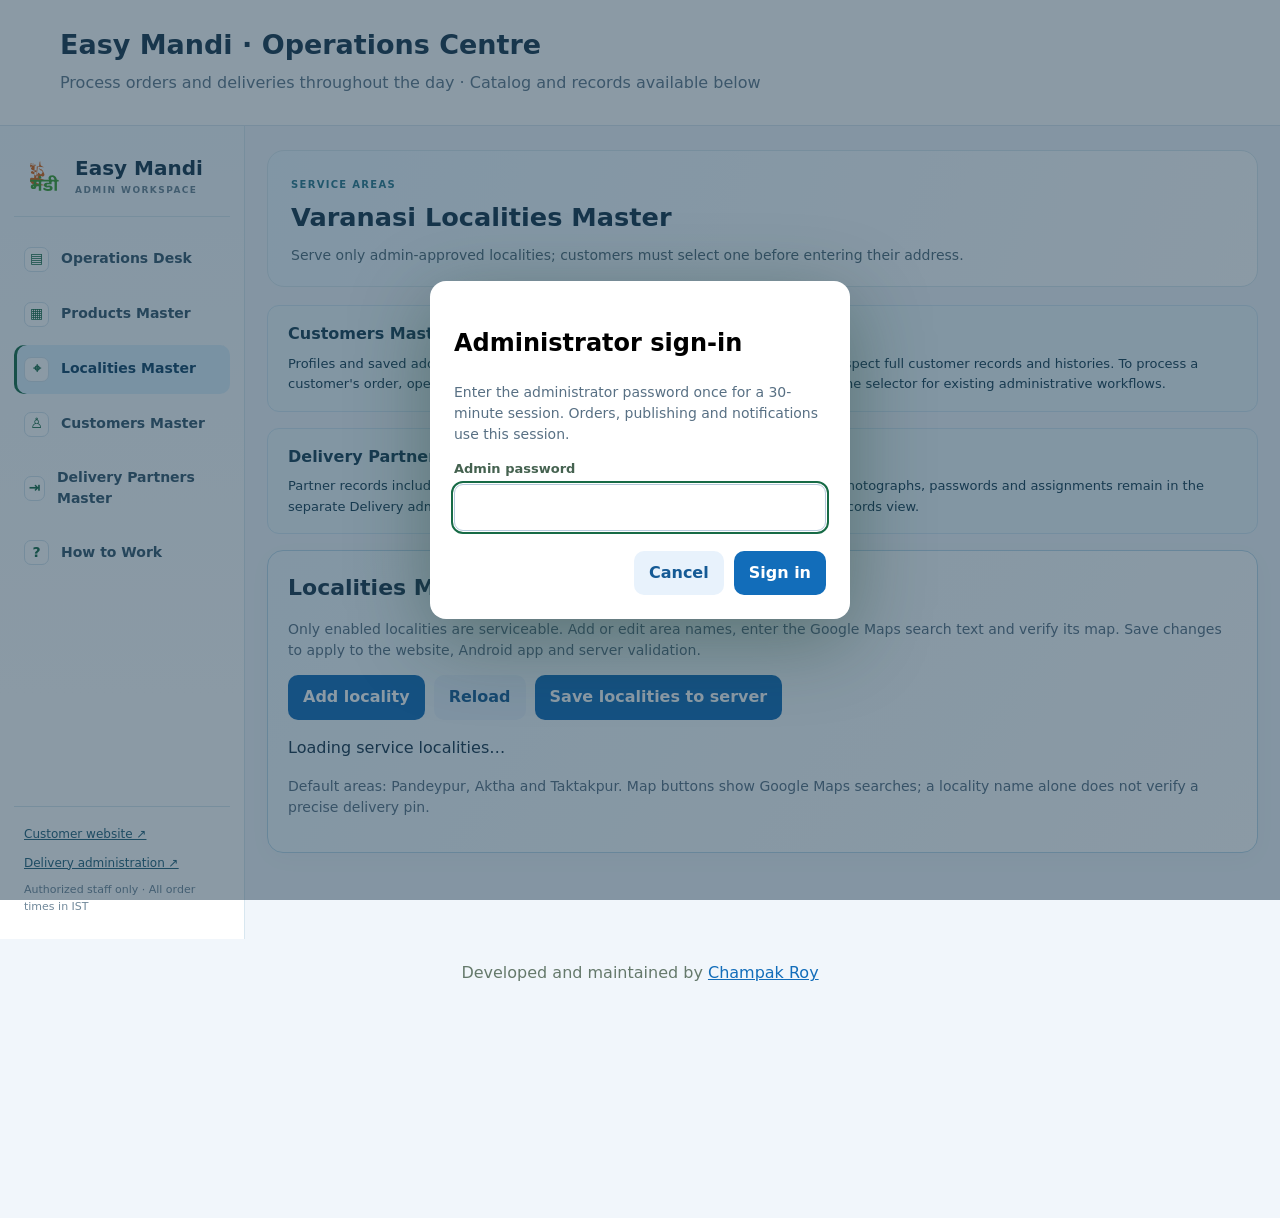
<file: admin/localities.html>
<!doctype html>
<!-- Generated from admin/index.html by admin/build-pages.mjs. Edit index.html instead. -->
<html lang="en" data-admin-page="localities">
<head>
<meta charset="utf-8">
<meta name="viewport" content="width=device-width,initial-scale=1">
<meta name="robots" content="noindex,nofollow">
<meta name="description" content="Varanasi delivery areas and service coverage for authorized administrators.">
<link rel="canonical" href="https://easymandi.in/admin/localities.html">
<link rel="icon" href="../web/favicon.svg" type="image/svg+xml">
<meta property="og:type" content="website">
<meta property="og:title" content="Easy Mandi | Localities Master">
<meta property="og:description" content="Varanasi delivery areas and service coverage for authorized administrators.">
<meta property="og:url" content="https://easymandi.in/admin/localities.html">
<meta property="og:image" content="https://easymandi.in/web/og-image.svg">
<meta name="theme-color" content="#176b46">
<title>Easy Mandi · Localities Master</title>
<link rel="stylesheet" href="catalog.css?v=20261016-delivery-address-v1">
<link rel="stylesheet" href="admin-pages.css?v=20261010-mandi-v1">
<link rel="stylesheet" href="../shared/notifications.css?v=20261014-reopen-v2">
<script src="../shared/api-client.js?v=20261001-icons" defer>
</script>
<script src="../shared/admin-session.js?v=20261001-icons" defer>
</script>
<script src="../shared/notification-settings.js?v=20261010-types" defer></script>
<script src="../shared/notifications.js?v=20261014-reopen-v2" defer>
</script>
<link rel="stylesheet" href="../shared/password.css?v=20261001-access">
</head>
<body>
<header>
<h1>Easy Mandi · Operations Centre</h1>
<p>Process orders and deliveries throughout the day · Catalog and records available below</p>
</header>
<div class="admin-app">
<aside class="admin-rail" aria-label="Easy Mandi administration">
 <a class="admin-rail-brand" href="./"><span class="admin-rail-logo" aria-hidden="true">EM</span><span><strong>Easy Mandi</strong><small>ADMIN WORKSPACE</small></span></a>
 <nav class="admin-page-links" aria-label="Admin pages">
  <a data-admin-link="operations" href="./"><span aria-hidden="true">▤</span> Operations Desk</a>
  <a data-admin-link="products" href="products.html"><span aria-hidden="true">▦</span> Products Master</a>
  <a data-admin-link="localities" href="localities.html"><span aria-hidden="true">⌖</span> Localities Master</a>
  <a data-admin-link="customers" href="customers.html"><span aria-hidden="true">♙</span> Customers Master</a>
  <a data-admin-link="partners" href="delivery-partners.html"><span aria-hidden="true">⇥</span> Delivery Partners Master</a>
  <a data-admin-link="help" href="how-to.html"><span aria-hidden="true">?</span> How to Work</a>
 </nav>
 <div class="admin-rail-bottom"><a href="../">Customer website ↗</a><a href="https://programmer-s-picnic.github.io/delivery-app/web/" target="_blank" rel="noopener noreferrer">Delivery administration ↗</a><small>Authorized staff only · All order times in IST</small></div>
</aside>
<main id="adminMain">
<nav class="admin-mobile-pages" aria-label="Admin pages on mobile">
 <a href="./" data-admin-link="operations">Operations</a><a href="products.html" data-admin-link="products">Products</a><a href="customers.html" data-admin-link="customers">Customers</a><a href="delivery-partners.html" data-admin-link="partners">Delivery Partners</a><a href="how-to.html" data-admin-link="help">How to Work</a>
</nav>
<div class="admin-page-title" data-page-title="operations"><span class="admin-eyebrow">DAILY CONTROL</span><h2>Operations Desk</h2><p>Process customer orders, payments, packing and deliveries from your live working queue.</p></div>
<div class="admin-page-title" data-page-title="products"><span class="admin-eyebrow">CATALOG MANAGEMENT</span><h2>Products Master</h2><p>Manage store settings, product categories, prices, photos, alternative names and availability. Validate and publish to the live catalog.</p></div>
<div class="admin-page-title" data-page-title="localities"><span class="admin-eyebrow">SERVICE AREAS</span><h2>Varanasi Localities Master</h2><p>Serve only admin-approved localities; customers must select one before entering their address.</p></div>
<div class="admin-page-title" data-page-title="customers"><span class="admin-eyebrow">ACCOUNT RECORDS</span><h2>Customers Master</h2><p>Search customer profiles, addresses and order history. Private data is available only after administrator sign-in.</p></div>
<div class="admin-page-title" data-page-title="partners"><span class="admin-eyebrow">DELIVERY TEAM</span><h2>Delivery Partners Master</h2><p>Review partner profiles, active status and delivery performance. Use Delivery administration for edits and assignments.</p><a class="btn secondary admin-title-action" href="https://programmer-s-picnic.github.io/delivery-app/web/" target="_blank" rel="noopener noreferrer">Open delivery administration ↗</a></div>
<div class="admin-page-title" data-page-title="help"><span class="admin-eyebrow">STAFF HANDBOOK</span><h2>How to Work</h2><p>Step-by-step instructions for operating Easy Mandi safely throughout the day.</p></div>
<section class="ops-workspace" id="opsDesk" aria-labelledby="opsTitle">
 <div class="ops-heading"><div><p class="ops-kicker">EASY MANDI · LIVE OPERATIONS</p><h2 id="opsTitle">Operations Desk</h2><p class="ops-muted">Orders, payments, packing and delivery in one workspace · Times in IST</p></div><div class="ops-top-actions"><span id="opsLastSync" class="ops-muted">Not connected</span><button class="btn secondary" id="opsRefresh" type="button">Refresh</button><button class="btn" id="opsSignIn" type="button">Unlock operations</button></div></div>
 <details class="ops-guide" id="opsHowTo">
  <summary><span class="ops-guide-icon" aria-hidden="true">?</span><span><strong>How to Work · काम कैसे करें</strong><small>Step-by-step daily guide for processing orders and deliveries</small></span><span class="ops-guide-chevron" aria-hidden="true">▾</span></summary>
  <div class="ops-guide-content">
   <p class="ops-guide-intro">Start at <strong>New orders</strong>, work through payments and packing, then assign and track deliveries. The work queues show different views of the same saved orders: moving between queues does not create, duplicate, or delete an order.</p>
   <h3>Process a customer order</h3>
   <ol class="ops-guide-steps">
    <li><strong>Unlock the desk</strong><span>Choose <em>Unlock operations</em> and enter the admin password. Your secure session lasts 30 minutes; you can unlock again when it expires.</span><span class="ops-guide-hi" lang="hi">पहले एडमिन लॉगिन करें।</span></li>
    <li><strong>Receive and review</strong><span>Open <em>New orders</em>. Select an order and check the customer's items, quantities, address, mobile, notes and total. Change the order status to <em>Confirmed</em> after reviewing it.</span><button type="button" class="ops-guide-action" data-ops-guide-queue="new">Open New orders →</button></li>
    <li><strong>Handle payment</strong><span>For UPI, open the submitted receipt, inspect its details and verify or reject it. For COD, mark payment paid <strong>only after money has actually been collected</strong>. Never mark an unpaid order as paid.</span><button type="button" class="ops-guide-action" data-ops-guide-queue="payment">Open UPI verification →</button></li>
    <li><strong>Prepare and pack</strong><span>Use <em>Preparing / packing</em>, check every item, and choose <em>Print Packing Slip</em>. Print or save the checklist as a PDF. Add packing/delivery notes with the existing order tools if needed.</span><button type="button" class="ops-guide-action" data-ops-guide-queue="packing">Open Packing →</button></li>
    <li><strong>Import and assign delivery</strong><span>In <em>Awaiting assignment</em>, choose <em>Import for delivery</em> if the order has no delivery record. Check the highlighted delivery locality and full address (or View on map when available). Select an active delivery partner and choose <em>Assign delivery partner</em>. Assignment sends a handoff code to the customer through the established notification flow.</span><button type="button" class="ops-guide-action" data-ops-guide-queue="unassigned">Open Unassigned →</button></li>
    <li><strong>Track the delivery</strong><span>Use <em>Active deliveries</em> to see partner assignment, pickup and out-for-delivery states. The delivery partner completes the handoff with the customer's code/QR through the partner app. Use Advanced delivery management for resend-code and other specialist actions.</span><button type="button" class="ops-guide-action" data-ops-guide-queue="active">Open Active deliveries →</button></li>
    <li><strong>Resolve and close</strong><span>Review <em>Exceptions</em> for rejected receipts and long-unassigned orders. Use <em>Completed</em> to check finished or cancelled orders. Delivery completion should normally follow the partner's verified handoff, not a premature manual status change.</span><div class="ops-guide-action-row"><button type="button" class="ops-guide-action" data-ops-guide-queue="exceptions">Open Exceptions →</button><button type="button" class="ops-guide-action" data-ops-guide-queue="completed">View Completed →</button></div></li>
   </ol>
   <div class="ops-guide-bottom">
    <section aria-labelledby="opsShiftHeading"><h3 id="opsShiftHeading">Daily routine</h3><p><strong>Morning:</strong> review pending UPI, new orders and old unassigned deliveries.<br><strong>During the day:</strong> keep the queue open, confirm orders, pack, assign partners and follow exceptions.<br><strong>Before closing:</strong> check incomplete deliveries, COD collections, receipts and finished orders.</p></section>
    <section aria-labelledby="opsTipsHeading"><h3 id="opsTipsHeading">Useful controls and safety</h3><p><strong>Search:</strong> enter order ID, name, mobile or locality (Ctrl+K focuses search). <strong>Refresh:</strong> the desk checks updates about every 30 seconds while visible; use Refresh anytime. <strong>Dates:</strong> shown in IST. <strong>Privacy:</strong> lock the admin on a shared computer. <strong>Fallback:</strong> legacy order and delivery administration remain available below.</p></section>
   </div>
   <p class="ops-guide-note">Queue counts cover the stored records; each queue displays paginated results. Actions require an authenticated administrator and can be subject to server-side payment and delivery rules. No report here authorizes giving the delivery code before handing over the goods.</p>
  </div>
 </details>
 <div class="ops-kpis" id="opsKpis" aria-label="Operation queue totals"></div>
 <div class="ops-layout">
  <div class="ops-list-column"><div class="ops-list-top"><h3>Work queue</h3><label class="ops-search-label"><span class="sr-only">Search orders</span><input type="search" id="opsSearch" placeholder="Daily # (10-10-26-001), ID, name or mobile" autocomplete="off"></label><div class="ops-filter-line"><label for="opsQueue">Show</label><select id="opsQueue"><option value="new">New orders</option><option value="payment">UPI verification</option><option value="packing">Preparing / packing</option><option value="unassigned">Awaiting assignment</option><option value="active">Active deliveries</option><option value="exceptions">Exceptions</option><option value="completed">Completed</option><option value="all">All orders</option></select></div><p id="opsCount" class="ops-muted" role="status"></p></div><div id="opsList" class="ops-queue-list" role="list" aria-label="Orders awaiting work"></div><div class="ops-paging"><button id="opsPrev" type="button" class="btn secondary" disabled>Previous</button><span id="opsPage">Page 1</span><button id="opsNext" type="button" class="btn secondary" disabled>Next</button></div></div>
  <div class="ops-detail-column"><div class="ops-detail-heading"><h3>Selected order</h3><span id="opsDetailStatus" class="ops-muted">Select an order from the queue</span></div><div id="opsDetail" class="ops-detail" role="region" aria-label="Selected order processing details"><p class="ops-muted">Sign in and select an order to review its items, payment, packing and delivery.</p></div><p id="opsMessage" role="status" aria-live="polite"></p></div>
 </div>
 <div class="ops-tools"><a href="#ordersPanel">Legacy order tools</a><a href="products.html#productsPanel">Product catalog</a><a href="customers.html#recordsPanel">Customer records</a><a href="https://programmer-s-picnic.github.io/delivery-app/web/">Advanced delivery management</a></div>
</section>
<nav class="workspace-nav" aria-label="Admin websites">
<a href="https://easymandi.in/admin/" aria-current="page">Easy Mandi admin</a>
<a href="https://programmer-s-picnic.github.io/delivery-app/web/" >Delivery admin</a>
<a href="how-to.html">How to Work</a>
</nav>
<details class="guide" id="usageGuide">
<summary>How to use Easy Mandi admin</summary>
<div class="guide-grid">
<article>
<h3>1. Update your catalog</h3>
<ol>
<li>Review store settings, delivery fees and minimum order.</li>
<li>Add a category before assigning products to it. Rename updates the products in that category. Move its products before deleting a category.</li>
<li>Search, filter or sort the product grid. Choose Add product, Update or Delete to open the record form. Insert and Update validate the fields before changing your draft.</li>
<li>Choose Validate catalog, then Save to server. Sign in through the password pop-up if your 30-minute session has ended. Changes become available when customers reload the catalog.</li>
</ol>
</article>
<article>
<h3>2. Manage customer orders</h3>
<ol>
<li>Sign in using the password pop-up, then go to Customer orders.</li>
<li>Filter by status, review items, totals, address and map pin.</li>
<li>Choose a status and Update status. Refresh orders to see recent changes.</li>
<li>Choose Open in delivery admin on an order to carry its ID into the import form. Sign in there and choose Import order.</li>
</ol>
</article>
<article>
<h3>3. Drafts and backups</h3>
<p>Edits are saved as a draft in this browser. Save to server publishes them. Download backup saves a JSON copy without publishing.</p>
<p>Reload published catalog discards your draft after confirmation. If saving reports a changed server version, review the latest catalog before retrying.</p>
<p>Choose Lock after reviewing orders on a shared device.</p>
<p>Use <strong>All records</strong> to inspect customer profiles, saved addresses, complete paginated order/payment history and delivery-partner records. Administrators only.</p>
</article>
</div>
<p>
<strong>Notifications:</strong> While signed in, updates refresh every five minutes. New updates appear automatically without clicking Refresh or re-entering a password. Unread entries are highlighted. Use Mark as read or Mark all as read; each account sees its own updates. Android users can open My deliveries or the partner jobs screen. Handoff codes are sent separately by the admin.</p>
</details>
<nav class="section-nav admin-legacy-nav" aria-label="Legacy workspace sections">
<a href="#opsDesk">Operations Desk</a>
<a href="#opsHowTo">How to Work</a>
<a href="#storePanel">Store settings</a>
<a href="#categoriesPanel">Categories</a>
<a href="#productsPanel">Products</a>
<a href="#ordersPanel">Customer orders</a>
<a href="#recordsPanel">All records</a>
<a href="#publishPanel">Publish</a>
</nav>
<div class="toolbar">
<a href="../">← Customer site</a>
<div class="row">
<button class="btn secondary" id="reload">Reload published catalog</button>
<button class="btn" id="saveTop">Save to server</button>
<button class="btn secondary" id="export">Download backup</button>
</div>
</div>
<p class="alert">
<strong>Publishing:</strong> Edit the catalog below and choose <strong>Save to server</strong>. Enter the separate administrator password. The website and app read the saved catalog from cserver. Download a backup whenever you need a copy.</p>
<div id="message" role="status" aria-live="polite">
</div>
<section class="admin-master-note" id="customerMasterNote"><strong>Customers Master</strong><p>Profiles and saved addresses are read-only here. Use Search and the row details to inspect full customer records and histories. To process a customer's order, open the Operations Desk. Other record types remain available in the selector for existing administrative workflows.</p></section>
<section class="admin-master-note" id="partnerMasterNote"><strong>Delivery Partners Master</strong><p>Partner records include active status and completed jobs. Account creation, editing, photographs, passwords and assignments remain in the separate Delivery administration website; they are not editable from this read-only records view.</p></section>
<section class="summary" id="summary">
</section>
<section class="panel" id="storePanel">
<h2>Store settings</h2>
<div class="grid" id="store">
</div>
</section>
<section class="panel media-panel" id="mediaPanel" aria-labelledby="mediaTitle">
 <h2 id="mediaTitle">Media Library · Product &amp; Category Pictures</h2>
 <p class="hint">Upload a JPEG, PNG or WebP picture (up to 4 MB). It is stored on the Easy Mandi server and assigned a permanent HTTPS URL. Choose that URL for a product or category, then Save to server to publish the catalogue change.</p>
 <div class="media-upload-row">
  <label class="field"><span>Picture to upload</span><input id="mediaUploadFile" type="file" accept="image/jpeg,image/png,image/webp"></label>
  <img id="mediaUploadPreview" class="media-upload-preview" alt="Selected image preview" hidden>
  <button id="mediaUpload" class="btn" type="button">Upload picture</button>
  <button id="mediaRefresh" class="btn secondary" type="button">Refresh library</button>
 </div>
 <p id="mediaStatus" class="hint" role="status" aria-live="polite">Unlock administration to upload or browse server images.</p>
 <div id="mediaGrid" class="media-grid" aria-label="Previously uploaded pictures"></div>
</section>
<section class="panel localities-master" id="localitiesMaster" aria-labelledby="localitiesMasterTitle">
  <h2 id="localitiesMasterTitle">Localities Master · Varanasi</h2>
  <p class="hint">Only enabled localities are serviceable. Add or edit area names, enter the Google Maps search text and verify its map. Save changes to apply to the website, Android app and server validation.</p>
  <div class="row"><button type="button" class="btn" id="localityAdd">Add locality</button><button type="button" class="btn secondary" id="localityReload">Reload</button><button type="button" class="btn" id="localitySave">Save localities to server</button><strong id="localityCount"></strong></div>
  <p id="localityStatus" role="status" aria-live="polite">Loading localities…</p>
  <div id="localityRows"></div>
  <p class="hint">Default areas: Pandeypur, Aktha and Taktakpur. Map buttons show Google Maps searches; a locality name alone does not verify a precise delivery pin.</p>
</section>
<section class="panel" id="categoriesPanel">
<h2>Product categories</h2>
<p class="hint">Add or rename categories. Rename moves existing products with the category. To delete a category, move its products first. The All filter is reserved.</p>
<div id="categories">
</div>
<div class="row">
<input id="newCategory" maxlength="80" placeholder="New category name" aria-label="New category name" style="max-width:340px">
<button class="btn secondary" id="addCategory" type="button">Add category</button>
</div>
</section>
<section class="panel" id="productsPanel">
<h2>Products</h2>
<div class="row">
<input id="filter" type="search" placeholder="Find a product" aria-label="Find a product" style="max-width:340px">
<button class="btn secondary" id="add">Add product</button>
</div>
<p class="hint">Insert, update and delete change your draft. Choose Save to server to publish.</p>
<div class="row"><label class="field"><span>Category</span><select id="productCategoryFilter"></select></label><label class="field"><span>Availability</span><select id="productAvailabilityFilter"><option value="all">All products</option><option value="yes">Available</option><option value="no">Unavailable</option></select></label></div>
<div id="products" tabindex="0" role="region" aria-label="Scrollable product records">
</div>
</section>
<section class="panel" id="ordersPanel">
<h2>Customer orders</h2>
<p class="hint">Enter the admin password once. Both admin websites reuse your session for 30 minutes; notifications update automatically every five minutes.</p>
<div class="row">

<button class="btn" id="ordersUnlock" type="button">Show orders</button>
<button class="btn secondary" id="ordersRefresh" type="button" hidden>Refresh orders</button>
<button class="btn secondary" id="ordersLock" type="button" hidden>Lock</button>
</div>
<p id="ordersMessage" role="status" aria-live="polite">
</p>
<div class="row" id="ordersControls" hidden>
<label class="field">
<span>Filter by status</span>
<select id="ordersFilter">
<option>All</option>
<option>New</option>
<option>Confirmed</option>
<option>Preparing</option>
<option>Delivered</option>
<option>Cancelled</option>
</select>
</label>
<span id="ordersCount" class="hint">
</span>
</div>
<div id="ordersList" tabindex="0" role="region" aria-label="Scrollable customer orders">
</div>
</section>
<section class="panel" id="recordsPanel">
<h2>Customer, order, payment and delivery-partner records</h2>
<p class="hint">Administrator-only, read-only database records. Search every record with pagination; no passwords, tokens or receipt images appear here. Use the Orders panel above to update order status or verify individual payment receipts.</p>
<div class="row"><button class="btn" id="recordsUnlock" type="button">Open all records</button></div>
<div id="recordsControls" hidden>
<div class="row">
<label class="field"><span>Record type</span><select id="recordsView"><option value="customers">Customers</option><option value="orders">All orders</option><option value="payments">Payments</option><option value="partners">Delivery partners</option></select></label>
<label class="field"><span>Search name, mobile or order ID</span><input id="recordsSearch" type="search" maxlength="80" autocomplete="off" placeholder="Find records"></label>
<button class="btn secondary" id="recordsRefresh" type="button">Refresh records</button>
</div>
</div>
<p id="recordsMessage" class="hint" role="status" aria-live="polite">Sign in as administrator to view records.</p>
<div class="grid-scroll records-scroll" id="recordsBody" role="region" tabindex="0" aria-label="Customer and order records"><table class="product-grid" id="recordsTable"></table></div>
<div class="row records-paging">
<button class="btn secondary" id="recordsPrevious" type="button" disabled>Previous</button>
<span class="hint" id="recordsSummary"></span>
<button class="btn secondary" id="recordsNext" type="button" disabled>Next</button>
</div>
<div class="records-detail" id="recordsDetail" hidden></div>
</section>
<section class="panel" id="publishPanel">
<h2>Review and publish</h2>
<p class="hint">Saving here updates the live catalog on cserver. The page keeps unsaved edits in this browser until you reload. A backup download does not publish changes.</p>
<div class="row">
<button class="btn" id="saveBottom">Save to server</button>
<button class="btn secondary" id="validate">Validate catalog</button>
<button class="btn secondary" id="exportBottom">Download backup</button>
</div>
</section>
<dialog aria-labelledby="adminTitle" id="adminDialog" style="border:0;border-radius:16px;max-width:420px;width:calc(100% - 30px);padding:24px;box-shadow:0 20px 80px #173b2a66">
<form id="adminForm">
<h2 id="adminTitle">Administrator sign-in</h2>
<p class="hint">Enter the administrator password once for a 30-minute session. Orders, publishing and notifications use this session.</p>
<label class="field">
<span>Admin password</span>
<input id="adminPassword" type="password" autocomplete="current-password" required>
</label>
<p id="adminError" role="alert" aria-live="polite"></p>
<div class="row" style="justify-content:flex-end;margin-top:20px">
<button class="btn secondary" type="button" id="adminCancel">Cancel</button>
<button class="btn" type="submit" id="adminSubmit">Sign in</button>
</div>
</form>
</dialog>
<dialog id="mediaPickerDialog" class="record-dialog media-picker-dialog" aria-labelledby="mediaPickerTitle">
 <h2 id="mediaPickerTitle">Choose uploaded picture</h2>
 <p class="hint">Use a previously uploaded server picture. To add a new one, upload it in the Media Library above.</p>
 <div class="row"><button type="button" id="mediaPickerRefresh" class="btn secondary">Refresh pictures</button><button type="button" id="mediaPickerClose" class="btn secondary">Close</button></div>
 <div id="mediaPickerGrid" class="media-grid"></div>
</dialog>
<dialog id="productDialog" class="record-dialog" aria-labelledby="productTitle">
<form id="productForm" novalidate>
<h2 id="productTitle">Product record</h2>
<p id="productFormMessage" role="alert"></p>
<div id="productFields" class="grid"></div>
<p class="hint">Product changes remain in your browser draft until Save to server. For existing products, search words publish directly when updated, or use Publish search words now to publish aliases without changing prices or stock.</p>
<div class="row"><button id="productCancel" type="button" class="btn secondary">Cancel</button><button id="productPublishKeywords" type="button" class="btn secondary" hidden>Publish search words now</button><button id="productSubmit" type="submit" class="btn">Update draft</button></div>
</form></dialog>
<section class="admin-help" id="adminHelp" aria-labelledby="adminHelpTitle">
 <h2 id="adminHelpTitle">Easy Mandi · Staff working guide</h2>
 <p class="hint">Each page uses the same server-side data and 30-minute administrator session. Do not use the Back button to repeat submissions. Refresh the relevant queue or records after a change.</p>
 <div class="admin-help-grid">
  <article><h3>1 · Operations Desk</h3><ol><li><a href="./">Open Operations Desk</a> and unlock with the administrator password.</li><li>Review the New orders queue, quantities, address, contact details and totals before confirming.</li><li>Review UPI evidence or collect cash on delivery. Mark payment paid only after actual verification or collection.</li><li>Prepare items, print a packing checklist, then import for delivery if needed.</li><li>Assign an active partner, track progress, and check exceptions before closing the day.</li></ol></article>
  <article><h3>2 · Products Master</h3><ol><li><a href="products.html">Open Products Master</a> and review Store settings.</li><li>Add categories before products. Update product details, price, stock availability and images in the catalog grid.</li><li><strong>Media Library:</strong> choose a JPEG, PNG or WebP picture (up to 4 MB), select <em>Upload picture</em>, and wait for its permanent HTTPS URL. Click <em>Choose uploaded picture</em> inside a product or <em>Choose picture</em> next to a category to assign the URL. Review the preview and Save to server to publish; an uploaded file alone does not change the live catalogue.</li><li><strong>Alternative search words:</strong> Edit a product and enter terms such as bhindi, ladyfinger, okra, भिंडी. Use Add words to make removable chips, test customer search, then Validate catalog and Save to server. Maximum 20 unique words, 60 characters each. Customer website and upgraded Android app will match these aliases.</li><li>Insert, Update and Delete edit a <strong>local draft</strong>, not the live catalog.</li><li>Choose Validate catalog, then Save to server to publish.</li><li>Use Download backup before important bulk changes. Reload published catalog only when it is safe to discard unsaved edits.</li></ol></article>
  <article><h3>3 · Customers Master</h3><ol><li><a href="customers.html">Open Customers Master</a> and unlock private records.</li><li>Search by customer name or mobile number.</li><li>Open row details to inspect saved addresses and historical orders where available.</li><li>Use Operations Desk for any order processing or customer delivery follow-up.</li><li>Customer profiles are <strong>read-only</strong> in this initial release; do not expect edit or delete controls.</li></ol></article>
  <article><h3>4 · Delivery Partners Master</h3><ol><li><a href="delivery-partners.html">Open Delivery Partners Master</a> and check registered partners, active status and jobs.</li><li>Search or view details here; private records are read-only.</li><li>For creating/editing partners, photographs, credentials or changing assignments, open <a href="https://programmer-s-picnic.github.io/delivery-app/web/" target="_blank" rel="noopener noreferrer">Delivery administration ↗</a>.</li><li>Use the Operations Desk to track current customer-order dispatches and resend handoff details through existing delivery tools.</li></ol></article>
 </div>
 <div class="admin-help-grid">
  <article><h3>Session and privacy</h3><p>An administrator session expires after 30 minutes. Sign in again when prompted. Avoid sharing screenshots of customer mobile numbers, addresses or handoff codes. Lock order records after working on a shared computer.</p></article>
  <article><h3>Notification window</h3><p>On the Operations Desk, choose <strong>− Hide</strong> on the floating notification preview or <strong>− Minimize completely</strong> in notification history. Both windows disappear, leaving a compact <strong>🔔 Reopen notifications</strong> button in the bottom corner. Click it to reopen the full notification window at any time. While the page is open and the admin session is unlocked, notifications continue to be checked every five minutes. A newly received <strong>unread notification</strong> automatically restores the notification window; old or marked-read messages do not.</p></article>
   <article><h3>Useful troubleshooting</h3><p>If an order appears missing, clear search or filters and use All orders or the paginated record explorer. If a catalog change does not appear for customers, ensure Save to server succeeded. If partner actions are unavailable here, use Delivery administration.</p></article>
 </div>
</section>
</main>
</div>
<footer>Developed and maintained by <a href="https://learnwithchampak.live">Champak Roy</a>
</footer>
<script src="auth-dialog.js?v=20261001-icons" defer></script>
<script src="media-library.js?v=20261009-media-v1" defer></script>
<script src="catalog.js?v=20261016-keywords-more-v1" defer>
</script>
<script src="packing.js?v=20261016-policy-v2" defer></script>
<script src="orders.js?v=20261016-compact-slip-v1" defer>
</script>
<script src="records.js?v=20261011-partner-names" defer></script>
<script src="operations-desk.js?v=20261016-policy-v2" defer></script>
<script src="../shared/password-ui.js?v=20261001-access" defer></script>
<script src="admin-pages.js?v=20261009-localities-v1" defer></script>
<script src="localities.js?v=20261009-localities-v1" defer></script>
</body>
</html>
</file>
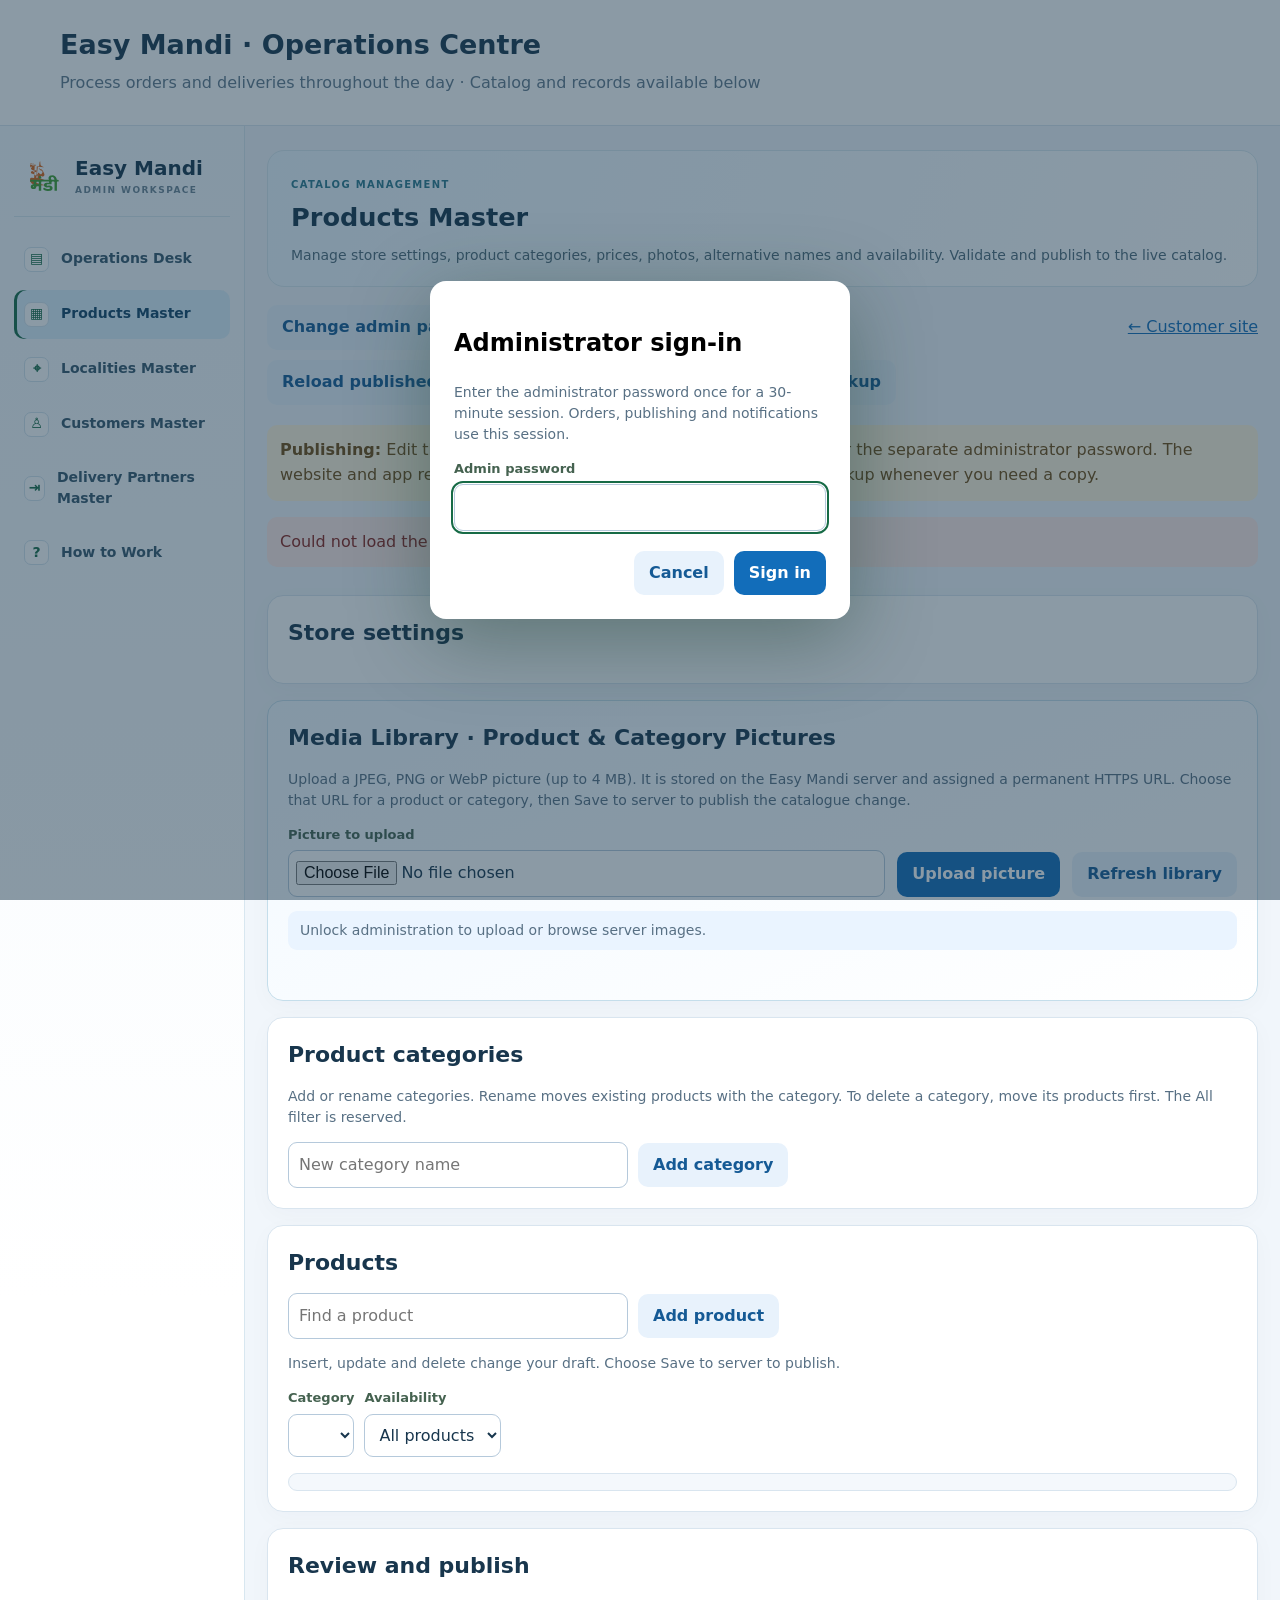
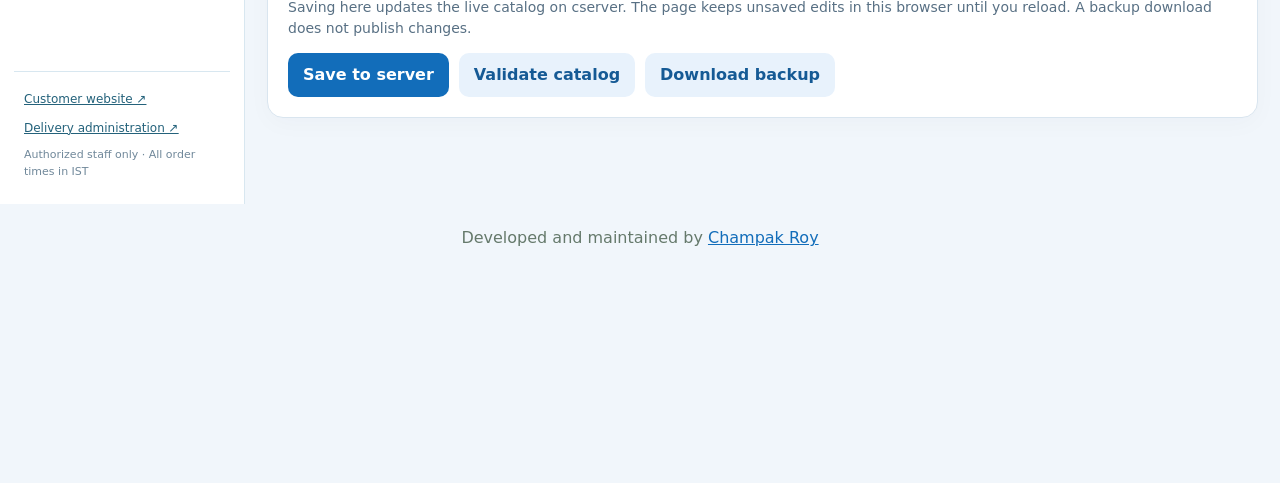
<file: admin/products.html>
<!doctype html>
<!-- Generated from admin/index.html by admin/build-pages.mjs. Edit index.html instead. -->
<html lang="en" data-admin-page="products">
<head>
<meta charset="utf-8">
<meta name="viewport" content="width=device-width,initial-scale=1">
<meta name="robots" content="noindex,nofollow">
<meta name="description" content="Easy Mandi product catalog and store settings for authorized administrators.">
<link rel="canonical" href="https://easymandi.in/admin/products.html">
<link rel="icon" href="../web/favicon.svg" type="image/svg+xml">
<meta property="og:type" content="website">
<meta property="og:title" content="Easy Mandi | Products Master">
<meta property="og:description" content="Easy Mandi product catalog and store settings for authorized administrators.">
<meta property="og:url" content="https://easymandi.in/admin/products.html">
<meta property="og:image" content="https://easymandi.in/web/og-image.svg">
<meta name="theme-color" content="#176b46">
<title>Easy Mandi · Products Master</title>
<link rel="stylesheet" href="catalog.css?v=20261016-delivery-address-v1">
<link rel="stylesheet" href="admin-pages.css?v=20261010-mandi-v1">
<link rel="stylesheet" href="../shared/notifications.css?v=20261014-reopen-v2">
<script src="../shared/api-client.js?v=20261001-icons" defer>
</script>
<script src="../shared/admin-session.js?v=20261001-icons" defer>
</script>
<script src="../shared/notification-settings.js?v=20261010-types" defer></script>
<script src="../shared/notifications.js?v=20261014-reopen-v2" defer>
</script>
<link rel="stylesheet" href="../shared/password.css?v=20261001-access">
</head>
<body>
<header>
<h1>Easy Mandi · Operations Centre</h1>
<p>Process orders and deliveries throughout the day · Catalog and records available below</p>
</header>
<div class="admin-app">
<aside class="admin-rail" aria-label="Easy Mandi administration">
 <a class="admin-rail-brand" href="./"><span class="admin-rail-logo" aria-hidden="true">EM</span><span><strong>Easy Mandi</strong><small>ADMIN WORKSPACE</small></span></a>
 <nav class="admin-page-links" aria-label="Admin pages">
  <a data-admin-link="operations" href="./"><span aria-hidden="true">▤</span> Operations Desk</a>
  <a data-admin-link="products" href="products.html"><span aria-hidden="true">▦</span> Products Master</a>
  <a data-admin-link="localities" href="localities.html"><span aria-hidden="true">⌖</span> Localities Master</a>
  <a data-admin-link="customers" href="customers.html"><span aria-hidden="true">♙</span> Customers Master</a>
  <a data-admin-link="partners" href="delivery-partners.html"><span aria-hidden="true">⇥</span> Delivery Partners Master</a>
  <a data-admin-link="help" href="how-to.html"><span aria-hidden="true">?</span> How to Work</a>
 </nav>
 <div class="admin-rail-bottom"><a href="../">Customer website ↗</a><a href="https://programmer-s-picnic.github.io/delivery-app/web/" target="_blank" rel="noopener noreferrer">Delivery administration ↗</a><small>Authorized staff only · All order times in IST</small></div>
</aside>
<main id="adminMain">
<nav class="admin-mobile-pages" aria-label="Admin pages on mobile">
 <a href="./" data-admin-link="operations">Operations</a><a href="products.html" data-admin-link="products">Products</a><a href="customers.html" data-admin-link="customers">Customers</a><a href="delivery-partners.html" data-admin-link="partners">Delivery Partners</a><a href="how-to.html" data-admin-link="help">How to Work</a>
</nav>
<div class="admin-page-title" data-page-title="operations"><span class="admin-eyebrow">DAILY CONTROL</span><h2>Operations Desk</h2><p>Process customer orders, payments, packing and deliveries from your live working queue.</p></div>
<div class="admin-page-title" data-page-title="products"><span class="admin-eyebrow">CATALOG MANAGEMENT</span><h2>Products Master</h2><p>Manage store settings, product categories, prices, photos, alternative names and availability. Validate and publish to the live catalog.</p></div>
<div class="admin-page-title" data-page-title="localities"><span class="admin-eyebrow">SERVICE AREAS</span><h2>Varanasi Localities Master</h2><p>Serve only admin-approved localities; customers must select one before entering their address.</p></div>
<div class="admin-page-title" data-page-title="customers"><span class="admin-eyebrow">ACCOUNT RECORDS</span><h2>Customers Master</h2><p>Search customer profiles, addresses and order history. Private data is available only after administrator sign-in.</p></div>
<div class="admin-page-title" data-page-title="partners"><span class="admin-eyebrow">DELIVERY TEAM</span><h2>Delivery Partners Master</h2><p>Review partner profiles, active status and delivery performance. Use Delivery administration for edits and assignments.</p><a class="btn secondary admin-title-action" href="https://programmer-s-picnic.github.io/delivery-app/web/" target="_blank" rel="noopener noreferrer">Open delivery administration ↗</a></div>
<div class="admin-page-title" data-page-title="help"><span class="admin-eyebrow">STAFF HANDBOOK</span><h2>How to Work</h2><p>Step-by-step instructions for operating Easy Mandi safely throughout the day.</p></div>
<section class="ops-workspace" id="opsDesk" aria-labelledby="opsTitle">
 <div class="ops-heading"><div><p class="ops-kicker">EASY MANDI · LIVE OPERATIONS</p><h2 id="opsTitle">Operations Desk</h2><p class="ops-muted">Orders, payments, packing and delivery in one workspace · Times in IST</p></div><div class="ops-top-actions"><span id="opsLastSync" class="ops-muted">Not connected</span><button class="btn secondary" id="opsRefresh" type="button">Refresh</button><button class="btn" id="opsSignIn" type="button">Unlock operations</button></div></div>
 <details class="ops-guide" id="opsHowTo">
  <summary><span class="ops-guide-icon" aria-hidden="true">?</span><span><strong>How to Work · काम कैसे करें</strong><small>Step-by-step daily guide for processing orders and deliveries</small></span><span class="ops-guide-chevron" aria-hidden="true">▾</span></summary>
  <div class="ops-guide-content">
   <p class="ops-guide-intro">Start at <strong>New orders</strong>, work through payments and packing, then assign and track deliveries. The work queues show different views of the same saved orders: moving between queues does not create, duplicate, or delete an order.</p>
   <h3>Process a customer order</h3>
   <ol class="ops-guide-steps">
    <li><strong>Unlock the desk</strong><span>Choose <em>Unlock operations</em> and enter the admin password. Your secure session lasts 30 minutes; you can unlock again when it expires.</span><span class="ops-guide-hi" lang="hi">पहले एडमिन लॉगिन करें।</span></li>
    <li><strong>Receive and review</strong><span>Open <em>New orders</em>. Select an order and check the customer's items, quantities, address, mobile, notes and total. Change the order status to <em>Confirmed</em> after reviewing it.</span><button type="button" class="ops-guide-action" data-ops-guide-queue="new">Open New orders →</button></li>
    <li><strong>Handle payment</strong><span>For UPI, open the submitted receipt, inspect its details and verify or reject it. For COD, mark payment paid <strong>only after money has actually been collected</strong>. Never mark an unpaid order as paid.</span><button type="button" class="ops-guide-action" data-ops-guide-queue="payment">Open UPI verification →</button></li>
    <li><strong>Prepare and pack</strong><span>Use <em>Preparing / packing</em>, check every item, and choose <em>Print Packing Slip</em>. Print or save the checklist as a PDF. Add packing/delivery notes with the existing order tools if needed.</span><button type="button" class="ops-guide-action" data-ops-guide-queue="packing">Open Packing →</button></li>
    <li><strong>Import and assign delivery</strong><span>In <em>Awaiting assignment</em>, choose <em>Import for delivery</em> if the order has no delivery record. Check the highlighted delivery locality and full address (or View on map when available). Select an active delivery partner and choose <em>Assign delivery partner</em>. Assignment sends a handoff code to the customer through the established notification flow.</span><button type="button" class="ops-guide-action" data-ops-guide-queue="unassigned">Open Unassigned →</button></li>
    <li><strong>Track the delivery</strong><span>Use <em>Active deliveries</em> to see partner assignment, pickup and out-for-delivery states. The delivery partner completes the handoff with the customer's code/QR through the partner app. Use Advanced delivery management for resend-code and other specialist actions.</span><button type="button" class="ops-guide-action" data-ops-guide-queue="active">Open Active deliveries →</button></li>
    <li><strong>Resolve and close</strong><span>Review <em>Exceptions</em> for rejected receipts and long-unassigned orders. Use <em>Completed</em> to check finished or cancelled orders. Delivery completion should normally follow the partner's verified handoff, not a premature manual status change.</span><div class="ops-guide-action-row"><button type="button" class="ops-guide-action" data-ops-guide-queue="exceptions">Open Exceptions →</button><button type="button" class="ops-guide-action" data-ops-guide-queue="completed">View Completed →</button></div></li>
   </ol>
   <div class="ops-guide-bottom">
    <section aria-labelledby="opsShiftHeading"><h3 id="opsShiftHeading">Daily routine</h3><p><strong>Morning:</strong> review pending UPI, new orders and old unassigned deliveries.<br><strong>During the day:</strong> keep the queue open, confirm orders, pack, assign partners and follow exceptions.<br><strong>Before closing:</strong> check incomplete deliveries, COD collections, receipts and finished orders.</p></section>
    <section aria-labelledby="opsTipsHeading"><h3 id="opsTipsHeading">Useful controls and safety</h3><p><strong>Search:</strong> enter order ID, name, mobile or locality (Ctrl+K focuses search). <strong>Refresh:</strong> the desk checks updates about every 30 seconds while visible; use Refresh anytime. <strong>Dates:</strong> shown in IST. <strong>Privacy:</strong> lock the admin on a shared computer. <strong>Fallback:</strong> legacy order and delivery administration remain available below.</p></section>
   </div>
   <p class="ops-guide-note">Queue counts cover the stored records; each queue displays paginated results. Actions require an authenticated administrator and can be subject to server-side payment and delivery rules. No report here authorizes giving the delivery code before handing over the goods.</p>
  </div>
 </details>
 <div class="ops-kpis" id="opsKpis" aria-label="Operation queue totals"></div>
 <div class="ops-layout">
  <div class="ops-list-column"><div class="ops-list-top"><h3>Work queue</h3><label class="ops-search-label"><span class="sr-only">Search orders</span><input type="search" id="opsSearch" placeholder="Daily # (10-10-26-001), ID, name or mobile" autocomplete="off"></label><div class="ops-filter-line"><label for="opsQueue">Show</label><select id="opsQueue"><option value="new">New orders</option><option value="payment">UPI verification</option><option value="packing">Preparing / packing</option><option value="unassigned">Awaiting assignment</option><option value="active">Active deliveries</option><option value="exceptions">Exceptions</option><option value="completed">Completed</option><option value="all">All orders</option></select></div><p id="opsCount" class="ops-muted" role="status"></p></div><div id="opsList" class="ops-queue-list" role="list" aria-label="Orders awaiting work"></div><div class="ops-paging"><button id="opsPrev" type="button" class="btn secondary" disabled>Previous</button><span id="opsPage">Page 1</span><button id="opsNext" type="button" class="btn secondary" disabled>Next</button></div></div>
  <div class="ops-detail-column"><div class="ops-detail-heading"><h3>Selected order</h3><span id="opsDetailStatus" class="ops-muted">Select an order from the queue</span></div><div id="opsDetail" class="ops-detail" role="region" aria-label="Selected order processing details"><p class="ops-muted">Sign in and select an order to review its items, payment, packing and delivery.</p></div><p id="opsMessage" role="status" aria-live="polite"></p></div>
 </div>
 <div class="ops-tools"><a href="#ordersPanel">Legacy order tools</a><a href="products.html#productsPanel">Product catalog</a><a href="customers.html#recordsPanel">Customer records</a><a href="https://programmer-s-picnic.github.io/delivery-app/web/">Advanced delivery management</a></div>
</section>
<nav class="workspace-nav" aria-label="Admin websites">
<a href="https://easymandi.in/admin/" aria-current="page">Easy Mandi admin</a>
<a href="https://programmer-s-picnic.github.io/delivery-app/web/" >Delivery admin</a>
<a href="how-to.html">How to Work</a>
</nav>
<details class="guide" id="usageGuide">
<summary>How to use Easy Mandi admin</summary>
<div class="guide-grid">
<article>
<h3>1. Update your catalog</h3>
<ol>
<li>Review store settings, delivery fees and minimum order.</li>
<li>Add a category before assigning products to it. Rename updates the products in that category. Move its products before deleting a category.</li>
<li>Search, filter or sort the product grid. Choose Add product, Update or Delete to open the record form. Insert and Update validate the fields before changing your draft.</li>
<li>Choose Validate catalog, then Save to server. Sign in through the password pop-up if your 30-minute session has ended. Changes become available when customers reload the catalog.</li>
</ol>
</article>
<article>
<h3>2. Manage customer orders</h3>
<ol>
<li>Sign in using the password pop-up, then go to Customer orders.</li>
<li>Filter by status, review items, totals, address and map pin.</li>
<li>Choose a status and Update status. Refresh orders to see recent changes.</li>
<li>Choose Open in delivery admin on an order to carry its ID into the import form. Sign in there and choose Import order.</li>
</ol>
</article>
<article>
<h3>3. Drafts and backups</h3>
<p>Edits are saved as a draft in this browser. Save to server publishes them. Download backup saves a JSON copy without publishing.</p>
<p>Reload published catalog discards your draft after confirmation. If saving reports a changed server version, review the latest catalog before retrying.</p>
<p>Choose Lock after reviewing orders on a shared device.</p>
<p>Use <strong>All records</strong> to inspect customer profiles, saved addresses, complete paginated order/payment history and delivery-partner records. Administrators only.</p>
</article>
</div>
<p>
<strong>Notifications:</strong> While signed in, updates refresh every five minutes. New updates appear automatically without clicking Refresh or re-entering a password. Unread entries are highlighted. Use Mark as read or Mark all as read; each account sees its own updates. Android users can open My deliveries or the partner jobs screen. Handoff codes are sent separately by the admin.</p>
</details>
<nav class="section-nav admin-legacy-nav" aria-label="Legacy workspace sections">
<a href="#opsDesk">Operations Desk</a>
<a href="#opsHowTo">How to Work</a>
<a href="#storePanel">Store settings</a>
<a href="#categoriesPanel">Categories</a>
<a href="#productsPanel">Products</a>
<a href="#ordersPanel">Customer orders</a>
<a href="#recordsPanel">All records</a>
<a href="#publishPanel">Publish</a>
</nav>
<div class="toolbar">
<a href="../">← Customer site</a>
<div class="row">
<button class="btn secondary" id="reload">Reload published catalog</button>
<button class="btn" id="saveTop">Save to server</button>
<button class="btn secondary" id="export">Download backup</button>
</div>
</div>
<p class="alert">
<strong>Publishing:</strong> Edit the catalog below and choose <strong>Save to server</strong>. Enter the separate administrator password. The website and app read the saved catalog from cserver. Download a backup whenever you need a copy.</p>
<div id="message" role="status" aria-live="polite">
</div>
<section class="admin-master-note" id="customerMasterNote"><strong>Customers Master</strong><p>Profiles and saved addresses are read-only here. Use Search and the row details to inspect full customer records and histories. To process a customer's order, open the Operations Desk. Other record types remain available in the selector for existing administrative workflows.</p></section>
<section class="admin-master-note" id="partnerMasterNote"><strong>Delivery Partners Master</strong><p>Partner records include active status and completed jobs. Account creation, editing, photographs, passwords and assignments remain in the separate Delivery administration website; they are not editable from this read-only records view.</p></section>
<section class="summary" id="summary">
</section>
<section class="panel" id="storePanel">
<h2>Store settings</h2>
<div class="grid" id="store">
</div>
</section>
<section class="panel media-panel" id="mediaPanel" aria-labelledby="mediaTitle">
 <h2 id="mediaTitle">Media Library · Product &amp; Category Pictures</h2>
 <p class="hint">Upload a JPEG, PNG or WebP picture (up to 4 MB). It is stored on the Easy Mandi server and assigned a permanent HTTPS URL. Choose that URL for a product or category, then Save to server to publish the catalogue change.</p>
 <div class="media-upload-row">
  <label class="field"><span>Picture to upload</span><input id="mediaUploadFile" type="file" accept="image/jpeg,image/png,image/webp"></label>
  <img id="mediaUploadPreview" class="media-upload-preview" alt="Selected image preview" hidden>
  <button id="mediaUpload" class="btn" type="button">Upload picture</button>
  <button id="mediaRefresh" class="btn secondary" type="button">Refresh library</button>
 </div>
 <p id="mediaStatus" class="hint" role="status" aria-live="polite">Unlock administration to upload or browse server images.</p>
 <div id="mediaGrid" class="media-grid" aria-label="Previously uploaded pictures"></div>
</section>
<section class="panel localities-master" id="localitiesMaster" aria-labelledby="localitiesMasterTitle">
  <h2 id="localitiesMasterTitle">Localities Master · Varanasi</h2>
  <p class="hint">Only enabled localities are serviceable. Add or edit area names, enter the Google Maps search text and verify its map. Save changes to apply to the website, Android app and server validation.</p>
  <div class="row"><button type="button" class="btn" id="localityAdd">Add locality</button><button type="button" class="btn secondary" id="localityReload">Reload</button><button type="button" class="btn" id="localitySave">Save localities to server</button><strong id="localityCount"></strong></div>
  <p id="localityStatus" role="status" aria-live="polite">Loading localities…</p>
  <div id="localityRows"></div>
  <p class="hint">Default areas: Pandeypur, Aktha and Taktakpur. Map buttons show Google Maps searches; a locality name alone does not verify a precise delivery pin.</p>
</section>
<section class="panel" id="categoriesPanel">
<h2>Product categories</h2>
<p class="hint">Add or rename categories. Rename moves existing products with the category. To delete a category, move its products first. The All filter is reserved.</p>
<div id="categories">
</div>
<div class="row">
<input id="newCategory" maxlength="80" placeholder="New category name" aria-label="New category name" style="max-width:340px">
<button class="btn secondary" id="addCategory" type="button">Add category</button>
</div>
</section>
<section class="panel" id="productsPanel">
<h2>Products</h2>
<div class="row">
<input id="filter" type="search" placeholder="Find a product" aria-label="Find a product" style="max-width:340px">
<button class="btn secondary" id="add">Add product</button>
</div>
<p class="hint">Insert, update and delete change your draft. Choose Save to server to publish.</p>
<div class="row"><label class="field"><span>Category</span><select id="productCategoryFilter"></select></label><label class="field"><span>Availability</span><select id="productAvailabilityFilter"><option value="all">All products</option><option value="yes">Available</option><option value="no">Unavailable</option></select></label></div>
<div id="products" tabindex="0" role="region" aria-label="Scrollable product records">
</div>
</section>
<section class="panel" id="ordersPanel">
<h2>Customer orders</h2>
<p class="hint">Enter the admin password once. Both admin websites reuse your session for 30 minutes; notifications update automatically every five minutes.</p>
<div class="row">

<button class="btn" id="ordersUnlock" type="button">Show orders</button>
<button class="btn secondary" id="ordersRefresh" type="button" hidden>Refresh orders</button>
<button class="btn secondary" id="ordersLock" type="button" hidden>Lock</button>
</div>
<p id="ordersMessage" role="status" aria-live="polite">
</p>
<div class="row" id="ordersControls" hidden>
<label class="field">
<span>Filter by status</span>
<select id="ordersFilter">
<option>All</option>
<option>New</option>
<option>Confirmed</option>
<option>Preparing</option>
<option>Delivered</option>
<option>Cancelled</option>
</select>
</label>
<span id="ordersCount" class="hint">
</span>
</div>
<div id="ordersList" tabindex="0" role="region" aria-label="Scrollable customer orders">
</div>
</section>
<section class="panel" id="recordsPanel">
<h2>Customer, order, payment and delivery-partner records</h2>
<p class="hint">Administrator-only, read-only database records. Search every record with pagination; no passwords, tokens or receipt images appear here. Use the Orders panel above to update order status or verify individual payment receipts.</p>
<div class="row"><button class="btn" id="recordsUnlock" type="button">Open all records</button></div>
<div id="recordsControls" hidden>
<div class="row">
<label class="field"><span>Record type</span><select id="recordsView"><option value="customers">Customers</option><option value="orders">All orders</option><option value="payments">Payments</option><option value="partners">Delivery partners</option></select></label>
<label class="field"><span>Search name, mobile or order ID</span><input id="recordsSearch" type="search" maxlength="80" autocomplete="off" placeholder="Find records"></label>
<button class="btn secondary" id="recordsRefresh" type="button">Refresh records</button>
</div>
</div>
<p id="recordsMessage" class="hint" role="status" aria-live="polite">Sign in as administrator to view records.</p>
<div class="grid-scroll records-scroll" id="recordsBody" role="region" tabindex="0" aria-label="Customer and order records"><table class="product-grid" id="recordsTable"></table></div>
<div class="row records-paging">
<button class="btn secondary" id="recordsPrevious" type="button" disabled>Previous</button>
<span class="hint" id="recordsSummary"></span>
<button class="btn secondary" id="recordsNext" type="button" disabled>Next</button>
</div>
<div class="records-detail" id="recordsDetail" hidden></div>
</section>
<section class="panel" id="publishPanel">
<h2>Review and publish</h2>
<p class="hint">Saving here updates the live catalog on cserver. The page keeps unsaved edits in this browser until you reload. A backup download does not publish changes.</p>
<div class="row">
<button class="btn" id="saveBottom">Save to server</button>
<button class="btn secondary" id="validate">Validate catalog</button>
<button class="btn secondary" id="exportBottom">Download backup</button>
</div>
</section>
<dialog aria-labelledby="adminTitle" id="adminDialog" style="border:0;border-radius:16px;max-width:420px;width:calc(100% - 30px);padding:24px;box-shadow:0 20px 80px #173b2a66">
<form id="adminForm">
<h2 id="adminTitle">Administrator sign-in</h2>
<p class="hint">Enter the administrator password once for a 30-minute session. Orders, publishing and notifications use this session.</p>
<label class="field">
<span>Admin password</span>
<input id="adminPassword" type="password" autocomplete="current-password" required>
</label>
<p id="adminError" role="alert" aria-live="polite"></p>
<div class="row" style="justify-content:flex-end;margin-top:20px">
<button class="btn secondary" type="button" id="adminCancel">Cancel</button>
<button class="btn" type="submit" id="adminSubmit">Sign in</button>
</div>
</form>
</dialog>
<dialog id="mediaPickerDialog" class="record-dialog media-picker-dialog" aria-labelledby="mediaPickerTitle">
 <h2 id="mediaPickerTitle">Choose uploaded picture</h2>
 <p class="hint">Use a previously uploaded server picture. To add a new one, upload it in the Media Library above.</p>
 <div class="row"><button type="button" id="mediaPickerRefresh" class="btn secondary">Refresh pictures</button><button type="button" id="mediaPickerClose" class="btn secondary">Close</button></div>
 <div id="mediaPickerGrid" class="media-grid"></div>
</dialog>
<dialog id="productDialog" class="record-dialog" aria-labelledby="productTitle">
<form id="productForm" novalidate>
<h2 id="productTitle">Product record</h2>
<p id="productFormMessage" role="alert"></p>
<div id="productFields" class="grid"></div>
<p class="hint">Product changes remain in your browser draft until Save to server. For existing products, search words publish directly when updated, or use Publish search words now to publish aliases without changing prices or stock.</p>
<div class="row"><button id="productCancel" type="button" class="btn secondary">Cancel</button><button id="productPublishKeywords" type="button" class="btn secondary" hidden>Publish search words now</button><button id="productSubmit" type="submit" class="btn">Update draft</button></div>
</form></dialog>
<section class="admin-help" id="adminHelp" aria-labelledby="adminHelpTitle">
 <h2 id="adminHelpTitle">Easy Mandi · Staff working guide</h2>
 <p class="hint">Each page uses the same server-side data and 30-minute administrator session. Do not use the Back button to repeat submissions. Refresh the relevant queue or records after a change.</p>
 <div class="admin-help-grid">
  <article><h3>1 · Operations Desk</h3><ol><li><a href="./">Open Operations Desk</a> and unlock with the administrator password.</li><li>Review the New orders queue, quantities, address, contact details and totals before confirming.</li><li>Review UPI evidence or collect cash on delivery. Mark payment paid only after actual verification or collection.</li><li>Prepare items, print a packing checklist, then import for delivery if needed.</li><li>Assign an active partner, track progress, and check exceptions before closing the day.</li></ol></article>
  <article><h3>2 · Products Master</h3><ol><li><a href="products.html">Open Products Master</a> and review Store settings.</li><li>Add categories before products. Update product details, price, stock availability and images in the catalog grid.</li><li><strong>Media Library:</strong> choose a JPEG, PNG or WebP picture (up to 4 MB), select <em>Upload picture</em>, and wait for its permanent HTTPS URL. Click <em>Choose uploaded picture</em> inside a product or <em>Choose picture</em> next to a category to assign the URL. Review the preview and Save to server to publish; an uploaded file alone does not change the live catalogue.</li><li><strong>Alternative search words:</strong> Edit a product and enter terms such as bhindi, ladyfinger, okra, भिंडी. Use Add words to make removable chips, test customer search, then Validate catalog and Save to server. Maximum 20 unique words, 60 characters each. Customer website and upgraded Android app will match these aliases.</li><li>Insert, Update and Delete edit a <strong>local draft</strong>, not the live catalog.</li><li>Choose Validate catalog, then Save to server to publish.</li><li>Use Download backup before important bulk changes. Reload published catalog only when it is safe to discard unsaved edits.</li></ol></article>
  <article><h3>3 · Customers Master</h3><ol><li><a href="customers.html">Open Customers Master</a> and unlock private records.</li><li>Search by customer name or mobile number.</li><li>Open row details to inspect saved addresses and historical orders where available.</li><li>Use Operations Desk for any order processing or customer delivery follow-up.</li><li>Customer profiles are <strong>read-only</strong> in this initial release; do not expect edit or delete controls.</li></ol></article>
  <article><h3>4 · Delivery Partners Master</h3><ol><li><a href="delivery-partners.html">Open Delivery Partners Master</a> and check registered partners, active status and jobs.</li><li>Search or view details here; private records are read-only.</li><li>For creating/editing partners, photographs, credentials or changing assignments, open <a href="https://programmer-s-picnic.github.io/delivery-app/web/" target="_blank" rel="noopener noreferrer">Delivery administration ↗</a>.</li><li>Use the Operations Desk to track current customer-order dispatches and resend handoff details through existing delivery tools.</li></ol></article>
 </div>
 <div class="admin-help-grid">
  <article><h3>Session and privacy</h3><p>An administrator session expires after 30 minutes. Sign in again when prompted. Avoid sharing screenshots of customer mobile numbers, addresses or handoff codes. Lock order records after working on a shared computer.</p></article>
  <article><h3>Notification window</h3><p>On the Operations Desk, choose <strong>− Hide</strong> on the floating notification preview or <strong>− Minimize completely</strong> in notification history. Both windows disappear, leaving a compact <strong>🔔 Reopen notifications</strong> button in the bottom corner. Click it to reopen the full notification window at any time. While the page is open and the admin session is unlocked, notifications continue to be checked every five minutes. A newly received <strong>unread notification</strong> automatically restores the notification window; old or marked-read messages do not.</p></article>
   <article><h3>Useful troubleshooting</h3><p>If an order appears missing, clear search or filters and use All orders or the paginated record explorer. If a catalog change does not appear for customers, ensure Save to server succeeded. If partner actions are unavailable here, use Delivery administration.</p></article>
 </div>
</section>
</main>
</div>
<footer>Developed and maintained by <a href="https://learnwithchampak.live">Champak Roy</a>
</footer>
<script src="auth-dialog.js?v=20261001-icons" defer></script>
<script src="media-library.js?v=20261009-media-v1" defer></script>
<script src="catalog.js?v=20261016-keywords-more-v1" defer>
</script>
<script src="packing.js?v=20261016-policy-v2" defer></script>
<script src="orders.js?v=20261016-compact-slip-v1" defer>
</script>
<script src="records.js?v=20261011-partner-names" defer></script>
<script src="operations-desk.js?v=20261016-policy-v2" defer></script>
<script src="../shared/password-ui.js?v=20261001-access" defer></script>
<script src="admin-pages.js?v=20261009-localities-v1" defer></script>
<script src="localities.js?v=20261009-localities-v1" defer></script>
</body>
</html>
</file>
<file: shared/notifications.css>
.notification-dock {
  position:fixed;
  bottom:12px;
  right:12px;
  width:min(360px,calc(100vw - 24px));
  z-index:10000;
  background:white;
  color:#18364d;
  border:1px solid #b5c9db;
  border-radius:14px;
  box-shadow:0 5px 24px #18364d33;
  padding:12px;
  font:14px system-ui}

 .notification-dock header {
  padding:0;
  background:white;
  border:0;
  display:flex;
  align-items:center;
  justify-content:space-between;
  gap:8px}

 .notification-dock button,.notification-modal button {
  border:0;
  border-radius:8px;
  padding:9px;
  background:#126dba;
  color:white;
  font:inherit;
  cursor:pointer}

 .notification-preview {
  max-height:110px;
  overflow:auto;
  margin-top:8px;
  white-space:pre-line}

 .notification-modal {
  width:min(620px,calc(100vw - 24px));
  max-height:80vh;
  overflow:auto;
  border:1px solid #b5c9db;
  border-radius:16px;
  padding:20px;
  color:#18364d;
  background:white}

 .notification-modal::backdrop {
  background:#18364d66}

 .notification-modal article {
  padding:12px;
  margin:8px 0;
  border:1px solid #b5c9db;
  border-radius:10px}

 body {
  padding-bottom:210px!important}

.notification-count-badge { background:#d93025; color:white; border-radius:20px; padding:3px 8px; min-width:24px; text-align:center; font-weight:800; }
.notification-count-badge:empty { display:none; }
.order-count-grid { display:grid; grid-template-columns:repeat(auto-fit,minmax(110px,1fr)); gap:10px; margin:12px 0; }
.order-count-chip,.notification-modal .order-count-chip { display:flex; align-items:center; justify-content:space-between; gap:8px; border:1px solid #cbdfee; border-radius:12px; padding:12px; background:#e8f2fc; color:#18364d; font:inherit; cursor:pointer; }
.order-count-chip strong { background:white; border-radius:20px; padding:2px 9px; color:#126dba; }
.notification-order-summary { border-bottom:1px solid #d9e5ef; margin-bottom:20px; }
.notification-entry { position:relative; }
.notification-entry.unread { border-left:4px solid #126dba; }
.notification-entry.unread::after { content:''; position:absolute; top:12px; right:12px; width:8px; height:8px; border-radius:50%; background:#126dba; }

.notification-modal { position:fixed; margin:0; padding:0; max-width:none; max-height:none; min-width:0; overflow:hidden; }
.notification-window-bar { display:flex; align-items:center; gap:12px; padding:12px 16px; background:#e8f2fc; border-bottom:1px solid #d9e5ef; }
.notification-modal .notification-drag-handle { flex:1; text-align:left; background:transparent; color:#18364d; font-weight:750; cursor:move; touch-action:none; user-select:none; }
.notification-window-body { height:calc(100% - 78px); overflow:auto; padding:16px 20px 28px; overscroll-behavior:contain; }
.notification-modal .notification-resize-handle { position:absolute; bottom:0; right:0; width:30px; height:30px; padding:0; cursor:nwse-resize; touch-action:none; background:#e8f2fc; color:#126dba; font-size:22px; }
.notification-modal button:focus-visible { outline:3px solid #126dba; outline-offset:2px; }

.notification-status-icons { display:flex; flex-wrap:wrap; gap:6px; margin-top:10px; }
.notification-status-icons:empty { display:none; }
.notification-dock .notification-status-icon { display:inline-flex; align-items:center; gap:5px; min-height:32px; padding:5px 8px; background:#e8f2fc; color:#155a95; border:1px solid #d4e5f5; border-radius:9px; }
.notification-status-icon span { display:flex; }
.notification-status-icon strong { font-size:13px; }
.notification-dock .notification-status-icon.new { background:#fff1cf; color:#885000; }
.notification-dock .notification-status-icon.delivered { background:#def5e6; color:#186c40; }
.notification-dock .notification-status-icon.cancelled { background:#ffebe8; color:#9b251d; }
.notification-dock .notification-status-icon:focus-visible { outline:3px solid #126dba; outline-offset:2px; }

@keyframes easyMandiNoticePulse{0%{transform:translateY(10px);box-shadow:0 0 0 rgba(22,108,73,0)}45%{transform:translateY(-3px);box-shadow:0 0 0 5px rgba(22,108,73,.2)}100%{transform:translateY(0);box-shadow:0 5px 24px rgba(24,54,77,.2)}}
@keyframes easyMandiNoticeCount{0%,100%{transform:scale(1)}35%{transform:scale(1.36)}}
.notification-dock.notification-updated{animation:easyMandiNoticePulse .85s ease-out}
.notification-count-badge.notification-bounce{animation:easyMandiNoticeCount .65s ease-out}
.notification-sound-toggle{border:1px solid #cadbd0;border-radius:8px;background:transparent;font-size:15px;padding:5px 8px;cursor:pointer}
@media(prefers-reduced-motion:reduce){.notification-dock.notification-updated,.notification-count-badge.notification-bounce{animation:none!important}}

@keyframes easyMandiNoticeEntry{from{opacity:.35;transform:translateX(14px)}to{opacity:1;transform:translateX(0)}}
.notification-entry-new{animation:easyMandiNoticeEntry .65s ease-out}
@media(prefers-reduced-motion:reduce){.notification-entry-new{animation:none!important}}

/* Separate sound and vibration controls for every notification event. */
.notification-dock .notification-settings-toggle{
  flex:0 0 auto;background:#e8f2fc;color:#155a95;
  padding:7px 9px;font-size:12px;border:1px solid #b5c9db;
}
.notification-settings-dialog{
  box-sizing:border-box;width:min(760px,calc(100vw - 24px));max-height:min(85vh,800px);
  padding:18px;border:1px solid #b5c9db;border-radius:16px;
  background:#fff;color:#193b55;font:14px/1.45 system-ui;overflow:auto;
}
.notification-settings-dialog::backdrop{background:#152f47a8}
.notification-settings-dialog h2{margin:0 0 8px;font-size:21px;color:#164975}
.notification-settings-dialog p{margin:0 0 14px;color:#486479}
.notice-settings-master{display:block;background:#e8f2fc;padding:11px;border-radius:10px;font-weight:650;margin-bottom:10px}
.notice-settings-rows{display:grid;gap:8px}
.notice-settings-row{
  display:grid;grid-template-columns:minmax(125px,1fr) auto auto minmax(130px,160px) auto;
  align-items:center;gap:9px;padding:11px;background:#f5f9ff;
  border:1px solid #dae7f3;border-radius:10px;
}
.notice-settings-row label{display:flex;align-items:center;gap:4px;white-space:nowrap}
.notice-settings-row select{width:100%;min-width:90px;padding:6px;border:1px solid #b5c9db;border-radius:6px;background:#fff;color:#164975}
.notification-settings-dialog button{background:#126dba;color:#fff;border:0;border-radius:7px;padding:9px;cursor:pointer}
.notice-settings-footer{position:sticky;bottom:-18px;background:#fff;padding:10px 0 0;display:flex;justify-content:flex-end}
.notification-settings-dialog :is(button,select,input):focus-visible{outline:3px solid #126dba;outline-offset:2px}
@media(max-width:560px){.notice-settings-row{grid-template-columns:1fr 1fr;gap:7px}
.notice-settings-row strong{grid-column:1/-1}.notice-settings-row button{justify-self:end}
.notice-settings-row label:has(select){grid-column:1/-1}}


/* Draggable notification preview: the handle remains separate from action buttons. */
.notification-dock header { flex-wrap:wrap; }
.notification-dock header > strong { flex:1 1 95px; min-width:0; font-size:13px; }
.notification-dock .notification-move-handle {
  flex:0 0 auto;
  min-width:32px;
  padding:6px 8px;
  background:#e8f2fc;
  color:#155a95;
  border:1px solid #b5c9db;
  border-radius:8px;
  font-size:19px;
  line-height:1.1;
  cursor:grab;
  touch-action:none;
  user-select:none;
}
.notification-dock .notification-move-handle:active { cursor:grabbing; }
.notification-dock .notification-move-handle:focus-visible {
  outline:3px solid #126dba;
  outline-offset:2px;
}
.notification-dock { box-sizing:border-box; max-width:calc(100vw - 16px); }

/* Keep the notification box usable on short and mobile screens. */
.notification-dock { max-height:calc(100dvh - 16px); overflow-y:auto; }

/* The admin can dismiss the complete notification UI; polling remains active.
   Explicit [hidden] also wins over custom component styling. */
.notification-dock[hidden]{display:none!important}
body.notification-admin-minimized{padding-bottom:0!important}
.notification-dock .notification-minimize-completely,
.notification-modal .notification-minimize-completely{
  border:1px solid #b5c9db;
  background:#f3f7fa;
  color:#145584;
  font-size:12px;
  font-weight:750;
  padding:7px 10px;
  white-space:normal;
  line-height:1.3;
}
.notification-dock .notification-minimize-completely:hover,
.notification-modal .notification-minimize-completely:hover{background:#dcebf6}
.notification-minimize-completely:focus-visible{outline:3px solid #126dba;outline-offset:2px}
@media(max-width:560px){
  .notification-window-bar{gap:6px;padding:8px}
  .notification-modal .notification-minimize-completely{font-size:11px;padding:8px}
}

/* Tiny, manual restore control: visible only while the admin notification dock is fully minimized. */
.notification-reopen-button{
  position:fixed;
  z-index:10001;
  right:max(12px,env(safe-area-inset-right));
  bottom:max(12px,env(safe-area-inset-bottom));
  min-height:44px;
  max-width:calc(100vw - 24px);
  padding:10px 14px;
  border-radius:999px;
  border:1px solid #a8c9dc;
  background:#176b46;
  color:#fff;
  box-shadow:0 4px 18px #123c2960;
  font:700 13px/1.3 system-ui,sans-serif;
  cursor:pointer;
}
.notification-reopen-button[hidden]{display:none!important}
.notification-reopen-button:hover{background:#125638}
.notification-reopen-button:focus-visible{outline:3px solid #126dba;outline-offset:3px}
@media(max-width:480px){.notification-reopen-button{right:10px;bottom:max(10px,env(safe-area-inset-bottom));padding:9px 12px;font-size:12px}}
</file>
<file: admin/catalog.css>
:root {
  font:16px system-ui,-apple-system,Segoe UI,sans-serif;
  color:#173b2a;
  background:#f5f8f4}
* {
  box-sizing:border-box}
body {
  margin:0}
button,input,select,textarea {
  font:inherit}
button {
  cursor:pointer}
header {
  background:#176b46;
  color:white;
  padding:22px max(20px,calc((100vw - 1160px)/2))}
header h1 {
  margin:0;
  font-size:27px}
header p {
  margin:5px 0;
  color:#d8efdf}
main {
  max-width:1160px;
  margin:auto;
  padding:24px 18px 60px}
.toolbar,.row,.summary {
  display:flex;
  gap:10px;
  align-items:center;
  flex-wrap:wrap}
.toolbar {
  justify-content:space-between;
  margin-bottom:20px}
.btn {
  border:0;
  border-radius:10px;
  background:#176b46;
  color:white;
  padding:10px 15px;
  font-weight:700}
.btn.secondary {
  background:#e4efe8;
  color:#176b46}
.btn.danger {
  background:#fff0ed;
  color:#a63223}
.btn:disabled {
  opacity:.5;
  cursor:not-allowed}
.panel {
  background:#fff;
  border:1px solid #e0ebe2;
  border-radius:16px;
  padding:20px;
  margin:16px 0;
  box-shadow:0 2px 12px #173b2a08}
.panel h2 {
  margin:0 0 12px;
  font-size:21px}
.summary>div {
  background:#eaf4ec;
  border-radius:12px;
  padding:14px;
  min-width:150px}
.summary strong {
  display:block;
  font-size:23px}
.grid {
  display:grid;
  grid-template-columns:repeat(auto-fit,minmax(210px,1fr));
  gap:12px}
.field {
  display:flex;
  flex-direction:column;
  gap:5px}
.field span {
  font-size:13px;
  font-weight:700;
  color:#456250}
input,select,textarea {
  width:100%;
  border:1px solid #b9cec0;
  background:white;
  color:#173b2a;
  border-radius:9px;
  padding:10px}
input:focus,select:focus,textarea:focus {
  outline:2px solid #176b46;
  outline-offset:1px}
input[type=checkbox] {
  width:auto}
textarea {
  min-height:70px}
.hint {
  color:#5e7565;
  font-size:14px;
  line-height:1.5}
.alert {
  background:#fff3dc;
  color:#704b12;
  padding:13px;
  border-radius:10px}
.error {
  background:#ffe9e6;
  color:#8a231c;
  padding:13px;
  border-radius:10px}
.good {
  background:#e5f5e9;
  color:#176b46;
  padding:13px;
  border-radius:10px}
.category-row {
  padding:9px 0;
  border-bottom:1px solid #e1ece4}
.category-row input {
  flex:1;
  min-width:180px}
.product {
  border:1px solid #e1ece4;
  border-radius:12px;
  padding:14px;
  margin:10px 0}
.producthead {
  display:flex;
  justify-content:space-between;
  gap:12px;
  align-items:center}
.producthead h3 {
  margin:0 0 10px}
.product .grid {
  grid-template-columns:repeat(auto-fit,minmax(160px,1fr))}
.product .wide {
  grid-column:1/-1}
#message {
  margin:12px 0}
footer {
  color:#65796b;
  text-align:center;
  padding:22px}
a {
  color:#176b46}
header a {
  color:white}
@media(max-width:600px) {
  .toolbar .row {
  width:100%}
.toolbar button {
  flex:1}
}


:root {
  color:#18364d;
  background:#f1f6fb;
  --accent:#126dba;
  --line:#d9e5ef}
body {
  line-height:1.55}
header {
  background:#fff;
  color:#18364d;
  border-bottom:1px solid var(--line);
  padding:24px max(20px,calc((100vw - 1160px)/2))}
header p {
  color:#60788b}
header a {
  color:var(--accent)}
main {
  max-width:1160px}
.workspace-nav {
  display:flex;
  flex-wrap:wrap;
  gap:8px;
  margin:20px 0}
.workspace-nav a {
  display:inline-flex;
  align-items:center;
  padding:10px 15px;
  border:1px solid var(--line);
  border-radius:10px;
  background:white;
  color:#28536f;
  text-decoration:none;
  font-weight:650}
.workspace-nav a[aria-current=page] {
  background:#126dba;
  color:white;
  border-color:#126dba}
.workspace-nav a:hover {
  box-shadow:0 3px 12px #18364d15}
.btn,button,.action-link {
  background:#126dba;
  min-height:44px}
.btn.secondary,.detail-button {
  background:#e8f2fc;
  color:#155a95}
.btn.danger {
  background:#fff0ed;
  color:#a63223}
.panel {
  border-color:var(--line);
  box-shadow:0 6px 24px #18364d07}
.panel h2 {
  font-size:22px}
.summary {
  gap:14px}
.summary>div {
  background:#fff;
  border:1px solid var(--line);
  padding:20px;
  flex:1}
.summary strong {
  color:#126dba;
  font-size:30px}
input,select,textarea {
  color:#18364d;
  border-color:#b5c9db}
select {
  font:inherit;
  border-radius:9px;
  padding:10px;
  background:white}
a {
  color:#126dba}
button:focus-visible,a:focus-visible,summary:focus-visible {
  outline:3px solid #70b9ef;
  outline-offset:3px}
button:hover:not(:disabled) {
  filter:brightness(.95)}
.product,.order {
  border-color:var(--line);
  padding:20px;
  background:#fff}
.product h3,.order h4 {
  color:#18364d}
.hint,.note {
  color:#587084}
.guide {
  background:#fff;
  border:1px solid var(--line);
  border-radius:16px;
  margin:18px 0;
  padding:18px 22px}
.guide summary {
  font-weight:750;
  color:#155a95;
  cursor:pointer;
  min-height:28px}
.guide-grid {
  display:grid;
  grid-template-columns:repeat(auto-fit,minmax(260px,1fr));
  gap:16px;
  margin-top:18px}
.guide-grid article {
  padding:16px;
  background:#f3f8fd;
  border-radius:12px}
.guide h3 {
  margin:0 0 10px;
  font-size:17px}
.guide li {
  margin:9px 0}
.guide ol {
  padding-left:22px}
.section-nav {
  display:flex;
  flex-wrap:wrap;
  gap:8px;
  margin:18px 0}
.section-nav a {
  padding:8px 13px;
  background:#e8f2fc;
  border-radius:8px;
  text-decoration:none}
.section-nav a:hover {
  background:#d4e8fb}
section,details {
  scroll-margin-top:20px}
.order-actions {
  display:flex;
  flex-wrap:wrap;
  gap:8px}
.order-tools {
  display:flex;
  flex-wrap:wrap;
  gap:12px;
  align-items:end;
  margin:20px 0}
.order-tools label {
  flex:1;
  min-width:180px}
#message:empty {
  display:none}
[hidden] {
  display:none!important}
dialog::backdrop {
  background:#18364d80}
@media(max-width:600px) {
  main {
  padding:18px 14px 40px}
.panel {
  padding:16px}
.workspace-nav a {
  flex:1;
  justify-content:center}
.producthead {
  align-items:flex-start}
.product .grid {
  grid-template-columns:1fr}
.toolbar button {
  font-size:14px}
.guide {
  padding:16px}
.order-tools label {
  width:100%}
}

.grid-scroll { overflow-x:auto; margin-top:18px; border:1px solid var(--line); border-radius:10px; }
.product-grid { width:100%; border-collapse:collapse; font-size:14px; }
.product-grid caption { text-align:left; padding:12px; font-weight:700; background:#e8f2fc; }
.product-grid th,.product-grid td { padding:12px; text-align:left; border-bottom:1px solid var(--line); vertical-align:middle; }
.product-grid thead { background:#f1f6fb; }
.product-grid tbody tr:nth-child(even) { background:#f7faff; }
.product-grid tbody tr:hover { background:#eaf4ff; }
.product-grid td:last-child { min-width:190px; }
.sort-button { background:transparent; color:#18364d; border:0; padding:0; font-weight:700; white-space:nowrap; }
.record-dialog { border:0; border-radius:16px; padding:24px; width: min(760px,calc(100% - 28px)); max-height:90vh; overflow-y:auto; color:#18364d; }
.field-error,#adminError,#productFormMessage { color:#9b251d; }
.field-error:empty,#adminError:empty,#productFormMessage:empty { display:none; }
[aria-invalid=true] { border:2px solid #b62b24; }
.record-dialog .wide { grid-column:1/-1; }

#products,#ordersList { max-height: min(650px,70vh); overflow:auto; scrollbar-gutter:stable; overscroll-behavior:contain; padding:8px; border:1px solid var(--line); border-radius:12px; background:#f4f8fc; }
#products { margin-top:16px; }
.product-grid thead { position:sticky; top:0; z-index:1; }
#ordersControls { align-items:end; padding:18px; background:#f1f6fb; border-radius:12px; margin-bottom:16px; }
#ordersSearch,#orderDashboard { width:100%; }
.order-card { border:1px solid #d9e5ef; border-radius:12px; background:white; margin:8px 0; overflow:hidden; }
.order-card-heading { display:grid; grid-template-columns:1fr auto; gap:6px 16px; padding:16px 20px; cursor:pointer; list-style:inside; }
.order-card-heading:hover { background:#eaf4ff; }
.order-customer { font-size:17px; font-weight:750; }
.order-amount { font-size:19px; font-weight:750; color:#126dba; }
.order-reference { font-size:12px; color:#587084; overflow-wrap:anywhere; }
.order-status { justify-self:end; border-radius:20px; background:#e8f2fc; padding:3px 12px; font-size:12px; font-weight:750; }
.order-status.new { color:#945000; background:#fff1cf; }
.order-status.delivered { color:#186c40; background:#def5e6; }
.order-status.cancelled { color:#9b251d; background:#ffebe8; }
.order-card-body { border-top:1px solid #d9e5ef; padding:18px 20px; }
.order-card-body p { margin:8px 0; }
.order-items { background:#f1f6fb; padding:14px; border-radius:9px; }
.order-card[open] .order-card-heading { background:#eaf4ff; }
#ordersCount { font-weight:700; }

/* Sensitive records remain hidden unless a valid administrator session is active. */
#recordsPanel .records-scroll{overflow:auto;max-height:min(70vh,660px);min-height:90px}
#recordsPanel .product-grid{min-width:780px}
#recordsPanel .product-grid thead{position:sticky;top:0;background:#eef5fb;z-index:1}
#recordsPanel .product-grid button{margin:2px;white-space:nowrap;font-size:12px}
#recordsPanel #recordsControls .row{align-items:end}
#recordsPanel #recordsSearch{min-width:220px;width:min(100%,330px)}
#recordsPanel .records-paging{margin-top:12px;justify-content:center;align-items:center;gap:16px}
#recordsPanel .records-detail{padding:18px;border:1px solid #d7e5f1;border-radius:12px;background:#fff;margin-top:16px}
#recordsPanel .records-detail[hidden]{display:none!important}
#recordsPanel .records-detail ul{margin:8px 0 16px;padding-left:22px;line-height:1.7;overflow-wrap:anywhere}
#recordsPanel .records-detail h3,#recordsPanel .records-detail h4{margin:12px 0 6px}
@media(max-width:640px){#recordsPanel #recordsSearch{width:100%}#recordsPanel .records-paging{flex-wrap:wrap}}

/* Operations Desk V1 — live workspace, independent of legacy admin panels */
.ops-workspace{background:linear-gradient(130deg,#f2f9ff,#f8fcfa);border:1px solid #d3e4ef;border-radius:22px;padding:22px;margin:0 0 28px;box-shadow:0 10px 35px #123d5920;scroll-margin-top:18px;color:#193447}
.ops-heading,.ops-top-actions,.ops-tools,.ops-actions,.ops-paging{display:flex;align-items:center;justify-content:space-between;gap:12px;flex-wrap:wrap}
.ops-heading h2{font-size:clamp(25px,3vw,36px);margin:4px 0 6px;letter-spacing:-.8px;color:#153c53}
.ops-kicker{margin:0;font-size:11px;letter-spacing:1.8px;color:#176b46;font-weight:900}
.ops-muted{font-size:12px;color:#667887;line-height:1.5}
.ops-kpis{display:grid;grid-template-columns:repeat(4,minmax(0,1fr));gap:9px;margin:19px 0}
.ops-kpi{border:1px solid #d8e7ef;background:white;border-radius:14px;padding:13px;text-align:left;display:flex;flex-direction:column;gap:7px;min-width:0;color:#36546a}
.ops-kpi span{font-size:12px;font-weight:650}
.ops-kpi strong{font-size:clamp(18px,2vw,26px);color:#173d52}
.ops-kpi[data-active=true]{border-color:#298761;background:#e8f6ef;box-shadow:0 0 0 1px #29876144}
.ops-kpi:focus-visible,.ops-order:focus-visible{outline:3px solid #247a5e;outline-offset:2px}
.ops-layout{display:grid;grid-template-columns:minmax(275px,.92fr) minmax(0,1.5fr);gap:14px;align-items:start}
.ops-list-column,.ops-detail-column{border:1px solid #d9e6ed;background:#fff;border-radius:18px;min-width:0;overflow:hidden}
.ops-list-top,.ops-detail-heading{padding:15px 17px;border-bottom:1px solid #e5edf1}
.ops-list-top h3,.ops-detail-heading h3{margin:0 0 12px;font-size:17px}
.ops-search-label input{width:100%;margin-bottom:8px}
.ops-filter-line{display:flex;align-items:center;gap:9px}
.ops-filter-line select{flex:1;min-width:0}
.ops-list-top .ops-muted{margin:8px 0 0}
.ops-queue-list{max-height:min(67vh,720px);overflow-y:auto;overscroll-behavior:contain;scrollbar-gutter:stable;min-height:170px;padding:8px}
.ops-order{width:100%;display:flex;flex-direction:column;gap:5px;text-align:left;background:#fff;color:#24435a;border:1px solid #e5edf0;border-radius:12px;padding:11px;margin-bottom:7px}
.ops-order:hover{background:#f2fafc}
.ops-order[data-current=true]{border-color:#2c9564;background:#ecf8f0}
.ops-order-head{display:flex;justify-content:space-between;gap:8px;flex-wrap:wrap;font-size:13px}
.ops-stage{font-size:12px}
.ops-attention{align-self:flex-start;border-radius:20px;background:#fff0d8;color:#75501c;padding:4px 9px;font-size:11px}
.ops-empty{padding:20px;color:#70818a}
.ops-paging{padding:12px;border-top:1px solid #e5edf1}
.ops-detail-heading{display:flex;align-items:center;justify-content:space-between;gap:12px}
.ops-detail-heading h3{margin:0}
.ops-detail{padding:13px;max-height:min(78vh,900px);overflow-y:auto;overscroll-behavior:contain}
.ops-detail-block{border:1px solid #e1eaf0;padding:15px;border-radius:14px;margin-bottom:11px;background:#fff}
.ops-detail-block h4{margin:0 0 12px;font-size:15px;color:#176b46}
.ops-pair{display:flex;justify-content:space-between;align-items:flex-start;gap:16px;margin:6px 0;font-size:13px}
.ops-pair>span{color:#687b85;flex:0 0 31%}
.ops-pair>strong{flex:1;text-align:right;overflow-wrap:anywhere;font-size:13px}
.ops-items{padding:0 0 0 18px;font-size:13px;line-height:1.6}
.ops-actions{justify-content:flex-start;margin-top:13px}
.ops-actions a{font-size:13px;color:#176b46}
#opsMessage{padding:0 14px 10px;font-size:13px}
.ops-error{color:#a82b27}.ops-success{color:#176b46}
.ops-tools{justify-content:flex-start;margin-top:14px;font-size:12px}
.ops-tools a{color:#176b46}
.sr-only{position:absolute;clip:rect(0,0,0,0);width:1px;height:1px;overflow:hidden;white-space:nowrap}
@media(min-width:1500px){main{max-width:1480px}.ops-layout{grid-template-columns:minmax(320px,.8fr) minmax(0,1.6fr)}}
@media(max-width:850px){.ops-layout{grid-template-columns:1fr}.ops-detail{max-height:none}.ops-queue-list{max-height:360px}.ops-kpis{grid-template-columns:repeat(2,minmax(0,1fr))}}
@media(max-width:540px){.ops-workspace{padding:12px;border-radius:13px}.ops-kpi{padding:9px}.ops-top-actions{justify-content:flex-start}.ops-list-top,.ops-detail-heading{padding:12px}.ops-pair{display:block}.ops-pair>span,.ops-pair>strong{display:block;text-align:left;margin-bottom:2px}.ops-actions button{width:100%}}
@media(prefers-reduced-motion:reduce){.ops-order,.ops-kpi{scroll-behavior:auto}}

/* Operations Desk: always-accessible, collapsible operator instructions */
.ops-guide{border:1px solid #c9dfeb;border-radius:15px;background:#fff;margin:16px 0;box-shadow:0 3px 12px #133e5410;scroll-margin-top:12px}
.ops-guide>summary{display:flex;align-items:center;gap:12px;cursor:pointer;list-style:none;padding:13px 17px;color:#1d4357}
.ops-guide>summary::-webkit-details-marker{display:none}
.ops-guide>summary:focus-visible{outline:3px solid #237f59;outline-offset:3px;border-radius:14px}
.ops-guide-icon{display:grid;place-items:center;flex-shrink:0;background:#dceffb;color:#176b46;font-weight:900;border-radius:50%;width:32px;height:32px;font-size:18px}
.ops-guide>summary>span:nth-child(2){display:grid;gap:3px;flex:1}
.ops-guide>summary strong{font-size:16px}
.ops-guide>summary small{color:#667d8a;font-size:12px;line-height:1.4}
.ops-guide-chevron{color:#176b46;font-size:19px;transition:transform .16s ease}
.ops-guide[open] .ops-guide-chevron{transform:rotate(180deg)}
.ops-guide-content{border-top:1px solid #e0ebf2;padding:18px}
.ops-guide-content h3{color:#176b46;font-size:15px;margin:13px 0 12px}
.ops-guide-intro{background:#f0f7fc;border-radius:10px;padding:12px;margin:0 0 17px;font-size:13px;line-height:1.65}
.ops-guide-steps{list-style:none;counter-reset:ops-step;padding:0;margin:0;display:grid;grid-template-columns:repeat(2,minmax(0,1fr));gap:11px}
.ops-guide-steps>li{counter-increment:ops-step;position:relative;padding:14px 13px 14px 51px;border-radius:12px;border:1px solid #e0eaf0;background:#fbfdfe;min-width:0;display:flex;flex-direction:column;gap:7px}
.ops-guide-steps>li:before{content:counter(ops-step);position:absolute;left:12px;top:13px;display:grid;place-items:center;width:26px;height:26px;border-radius:50%;background:#dff2e6;color:#176b46;font-weight:900}
.ops-guide-steps>li>strong{font-size:14px;color:#234b5c}
.ops-guide-steps>li>span:not(.ops-guide-hi){font-size:12.5px;line-height:1.6;color:#526f7c}
.ops-guide-steps>li>span.ops-guide-hi{color:#47745a;font-size:12px}
.ops-guide-action-row{display:flex;gap:6px;flex-wrap:wrap}
.ops-guide-action{align-self:flex-start;margin-top:auto;cursor:pointer;border:1px solid #b7d8c5;background:#e7f4ed;color:#176b46;font-weight:800;font-size:12px;border-radius:9px;padding:8px 11px}
.ops-guide-action:hover{background:#d8f0e1}
.ops-guide-action:focus-visible{outline:3px solid #237f59;outline-offset:2px}
.ops-guide-bottom{display:grid;grid-template-columns:repeat(2,minmax(0,1fr));gap:14px;margin-top:14px}
.ops-guide-bottom section{padding:14px;border-radius:12px;background:#f0f6fb}
.ops-guide-bottom h3{margin:0 0 10px}
.ops-guide-bottom p{margin:0;font-size:12.5px;line-height:1.7;color:#3b5766}
.ops-guide-note{margin:15px 0 0;border-left:3px solid #176b46;padding:6px 10px;color:#526d7e;font-size:12px;line-height:1.6}
@media(max-width:720px){.ops-guide-steps,.ops-guide-bottom{grid-template-columns:1fr}.ops-guide-content{padding:12px}}
@media(prefers-reduced-motion:reduce){.ops-guide-chevron{transition:none}}
/* Authenticated server media library for product and category photographs. */
.media-panel{border:1px solid #c5deeb;background:linear-gradient(160deg,#f2f9ff,#fff)}
.media-upload-row{display:flex;align-items:end;gap:12px;flex-wrap:wrap;margin:14px 0}
.media-upload-row .field{flex:1;min-width:185px}
.media-upload-row input[type=file]{max-width:100%;padding:10px 7px}
.media-upload-preview{width:72px;height:72px;object-fit:cover;border:1px solid #b2cee0;border-radius:10px}
.media-upload-preview[hidden]{display:none!important}
#mediaStatus{margin:12px 0;padding:9px 12px;background:#eaf4ff;border-radius:9px;overflow-wrap:anywhere}
#mediaStatus[data-status=error]{color:#962d20;background:#fff0ed}
.media-grid{display:grid;grid-template-columns:repeat(auto-fill,minmax(150px,1fr));gap:12px;margin:15px 0}
.media-card{display:flex;min-width:0;flex-direction:column;gap:7px;padding:10px;background:white;border:1px solid #d6e7f0;border-radius:12px}
.media-card>img{width:100%;height:118px;object-fit:cover;border-radius:9px;background:#eff6fb}
.media-card small{font-size:10px;overflow-wrap:anywhere;color:#678}
.media-card .row{margin-top:auto;gap:6px;flex-wrap:wrap}
.media-card button{padding:7px 9px;font-size:11px}
.media-category-thumb{width:55px;height:55px;object-fit:cover;flex-shrink:0;border-radius:10px;background:#e4eff9;border:1px solid #d3e2ec}
.media-placeholder{position:relative}
.media-choose{font-size:12px}
.media-inline-preview{display:block;max-width:100%;width:120px;height:95px;object-fit:contain;border:1px solid #d3e5ee;border-radius:9px;padding:5px}
.media-inline-preview[hidden]{display:none!important}
.media-picker-dialog{max-width:min(960px,calc(100vw - 30px));width:900px;max-height:90vh}
.media-picker-dialog .media-grid{max-height:62vh;overflow:auto}
@media(max-width:600px){.media-upload-row{align-items:stretch}.media-upload-row .field{flex-basis:100%}.media-card>img{height:105px}.media-grid{grid-template-columns:repeat(2,minmax(0,1fr))}.category-row{flex-wrap:wrap}}

/* Search words in the Products Master editor */
.keyword-panel{grid-column:1/-1;border:1px solid #dce9e2;border-radius:12px;padding:12px;background:#f8fbf9}
.keyword-panel>label{font-weight:750;color:#174d34}
.keyword-panel>small{font-size:13px;color:#5e7565}
.keyword-panel .row{display:flex;flex-wrap:nowrap;align-items:stretch}
.keyword-panel .row input{min-width:0;flex:1}
.keyword-panel .row .btn{white-space:nowrap}
.keyword-chips{display:flex;flex-wrap:wrap;gap:7px;min-height:12px}
.keyword-chip{display:inline-flex;align-items:center;gap:7px;padding:5px 9px;border-radius:999px;background:#e4efe8;color:#134b31;font-size:13px;max-width:100%;overflow-wrap:anywhere}
.keyword-chip button{border:0;border-radius:100%;background:transparent;color:#1a5d40;font-size:19px;line-height:1;cursor:pointer}
.keyword-preview{display:flex;gap:10px;align-items:center;flex-wrap:wrap}
.keyword-preview input{max-width:310px;min-width:190px;flex:1}
.keyword-preview small{color:#306548}
@media(max-width:520px){.keyword-panel .row{flex-wrap:wrap}.keyword-panel .row .btn{width:100%}}

/* Compact alternative-name lists in Products Master; expand a row on demand. */
.product-grid .product-search-words-cell{min-width:120px;width:155px;max-width:185px;overflow-wrap:anywhere}
.product-search-words-text{display:block;line-height:1.45}
.product-search-words-cell:not(.is-expanded) .product-search-words-text{display:-webkit-box;-webkit-box-orient:vertical;-webkit-line-clamp:2;line-clamp:2;overflow:hidden}
.product-search-more{display:inline-block;margin-top:5px;border:0;padding:2px 0;background:transparent;color:#0a61a7;cursor:pointer;font:inherit;font-size:12px;font-weight:750;text-decoration:underline;text-underline-offset:2px}
.product-search-more:hover{color:#06497f}
.product-search-more:focus-visible{outline:2px solid #0b70c5;outline-offset:3px;border-radius:3px}

/* Operations Desk: address at point of delivery partner selection. */
.ops-delivery-address{display:grid;gap:5px;margin:12px 0 14px;padding:12px 14px;border:1px solid #c9dfef;background:#f0f8ff;border-radius:11px;min-width:0}
.ops-delivery-address-label{font-size:11px;font-weight:800;color:#47677c;letter-spacing:.05em;text-transform:uppercase}
.ops-delivery-locality{font-size:15px;font-weight:800;color:#12547d;overflow-wrap:anywhere}
.ops-delivery-address-text{font-size:13px;line-height:1.55;color:#28495b;margin:0;overflow-wrap:anywhere}
.ops-delivery-map{font-size:12px;font-weight:700;color:#0864a7;justify-self:start;margin-top:3px;text-decoration:underline;text-underline-offset:2px}
.ops-delivery-map:focus-visible{outline:2px solid #0b70c5;outline-offset:3px;border-radius:3px}
</file>
<file: admin/admin-pages.css>
/* Easy Mandi admin page layout. All legacy component IDs stay in the DOM so the
   catalog, order, payment and delivery integrations continue to work. */
:root{--admin-navy:#14344b;--admin-blue:#eaf5ff;--admin-border:#d8e7f0}
.admin-app{display:grid;grid-template-columns:245px minmax(0,1fr);max-width:1570px;margin:0 auto;min-height:calc(100vh - 134px);gap:0}
.admin-rail{background:linear-gradient(180deg,#f4f9fd 0%,#fff 70%);padding:25px 14px 24px;border-right:1px solid var(--admin-border);display:flex;flex-direction:column;gap:18px;align-self:stretch}
.admin-rail-brand{display:flex;align-items:center;gap:10px;padding:2px 9px 18px;border-bottom:1px solid var(--admin-border);color:var(--admin-navy);text-decoration:none}
.admin-rail-brand strong,.admin-rail-brand small{display:block}
.admin-rail-brand strong{font-size:20px}
.admin-rail-brand small{font-size:9px;font-weight:800;letter-spacing:.16em;color:#6b8393}
.admin-rail-logo{display:grid;place-items:center;border-radius:12px;background:#176b46;color:#fff;font-weight:900;width:42px;height:42px;flex-shrink:0}
.admin-page-links{display:grid;gap:6px}
.admin-page-links a{display:flex;align-items:center;gap:12px;padding:12px 10px;border-radius:10px;text-decoration:none;color:#35566b;font-weight:650;font-size:14px;transition:background .15s ease}
.admin-page-links a span{display:grid;place-items:center;width:25px;height:25px;border:1px solid #d3e3ee;border-radius:7px;background:white;color:#176b46;font-weight:900}
.admin-page-links a:hover{background:#e5f1f8}
.admin-page-links a[aria-current="page"]{background:#dceffb;color:#104366;box-shadow:inset 3px 0 #176b46}
.admin-rail-bottom{margin-top:auto;padding:18px 10px 0;border-top:1px solid var(--admin-border);display:grid;gap:10px}
.admin-rail-bottom a{font-size:12px;color:#24627b}
.admin-rail-bottom small{color:#70889a;font-size:11px;line-height:1.5}
.admin-app main{min-width:0;width:100%;max-width:1180px;margin:0 auto;padding:24px 22px 70px}
.admin-mobile-pages{display:none}
.admin-page-title{display:none;padding:20px 23px;margin-bottom:18px;border:1px solid var(--admin-border);border-radius:17px;background:linear-gradient(110deg,#ecf7ff,#fff);color:var(--admin-navy)}
.admin-page-title h2{font-size:clamp(22px,2vw,29px);margin:3px 0 6px}
.admin-page-title p{font-size:14px;margin:0;line-height:1.6;color:#4e6a7a}
.admin-eyebrow{color:#2a788e;letter-spacing:.13em;font-size:10px;font-weight:900}
.admin-title-action{display:inline-block;margin-top:12px;text-decoration:none}
html[data-admin-page="operations"] [data-page-title="operations"],
html[data-admin-page="products"] [data-page-title="products"],
html[data-admin-page="customers"] [data-page-title="customers"],
html[data-admin-page="partners"] [data-page-title="partners"],
html[data-admin-page="help"] [data-page-title="help"]{display:block}
html[data-admin-page="operations"] [data-admin-link="operations"],
html[data-admin-page="products"] [data-admin-link="products"],
html[data-admin-page="customers"] [data-admin-link="customers"],
html[data-admin-page="partners"] [data-admin-link="partners"],
html[data-admin-page="help"] [data-admin-link="help"]{background:#dceffb;color:#104366;font-weight:800}
.workspace-nav,.section-nav{display:none!important}
/* Retain all original nodes for existing JavaScript, but keep one working
   surface visible per URL. Order history remains available via customer record
   explorer, and delivery account editing stays in the existing delivery admin. */
html[data-admin-page="operations"] .toolbar,
html[data-admin-page="operations"] .alert,
html[data-admin-page="operations"] #message,
html[data-admin-page="operations"] #summary,
html[data-admin-page="operations"] #storePanel,
html[data-admin-page="operations"] #categoriesPanel,
html[data-admin-page="operations"] #productsPanel,
html[data-admin-page="operations"] #publishPanel,
html[data-admin-page="operations"] #recordsPanel,
html[data-admin-page="operations"] #usageGuide,
html[data-admin-page="operations"] #customerMasterNote,
html[data-admin-page="operations"] #partnerMasterNote,
html[data-admin-page="operations"] #adminHelp{display:none!important}
html[data-admin-page="products"] #opsDesk,
html[data-admin-page="products"] #ordersPanel,
html[data-admin-page="products"] #recordsPanel,
html[data-admin-page="products"] #usageGuide,
html[data-admin-page="products"] #customerMasterNote,
html[data-admin-page="products"] #partnerMasterNote,
html[data-admin-page="products"] #adminHelp{display:none!important}
html[data-admin-page="customers"] #opsDesk,
html[data-admin-page="customers"] .toolbar,
html[data-admin-page="customers"] .alert,
html[data-admin-page="customers"] #message,
html[data-admin-page="customers"] #summary,
html[data-admin-page="customers"] #storePanel,
html[data-admin-page="customers"] #categoriesPanel,
html[data-admin-page="customers"] #productsPanel,
html[data-admin-page="customers"] #publishPanel,
html[data-admin-page="customers"] #ordersPanel,
html[data-admin-page="customers"] #usageGuide,
html[data-admin-page="customers"] #partnerMasterNote,
html[data-admin-page="customers"] #adminHelp{display:none!important}
html[data-admin-page="partners"] #opsDesk,
html[data-admin-page="partners"] .toolbar,
html[data-admin-page="partners"] .alert,
html[data-admin-page="partners"] #message,
html[data-admin-page="partners"] #summary,
html[data-admin-page="partners"] #storePanel,
html[data-admin-page="partners"] #categoriesPanel,
html[data-admin-page="partners"] #productsPanel,
html[data-admin-page="partners"] #publishPanel,
html[data-admin-page="partners"] #ordersPanel,
html[data-admin-page="partners"] #usageGuide,
html[data-admin-page="partners"] #customerMasterNote,
html[data-admin-page="partners"] #adminHelp{display:none!important}
html[data-admin-page="help"] #opsDesk,
html[data-admin-page="help"] .toolbar,
html[data-admin-page="help"] .alert,
html[data-admin-page="help"] #message,
html[data-admin-page="help"] #summary,
html[data-admin-page="help"] #storePanel,
html[data-admin-page="help"] #categoriesPanel,
html[data-admin-page="help"] #productsPanel,
html[data-admin-page="help"] #publishPanel,
html[data-admin-page="help"] #ordersPanel,
html[data-admin-page="help"] #recordsPanel,
html[data-admin-page="help"] #customerMasterNote,
html[data-admin-page="help"] #partnerMasterNote{display:none!important}
.admin-master-note{margin:0 0 16px;padding:16px 20px;background:#eef7fc;border:1px solid #d1e6f3;border-radius:12px;color:#173f54}
.admin-master-note p{margin:7px 0 0;line-height:1.55;font-size:13px}
.admin-help{border:1px solid var(--admin-border);border-radius:17px;background:white;padding:23px;margin:16px 0}
.admin-help h2{margin-top:0;color:#143f55}
.admin-help-grid{display:grid;grid-template-columns:repeat(2,minmax(0,1fr));gap:14px;margin-bottom:14px}
.admin-help-grid article{background:#f1f8fd;border:1px solid #dbeaf4;border-radius:13px;padding:17px;min-width:0}
.admin-help-grid h3{margin:0 0 9px;color:#154f63;font-size:17px}
.admin-help-grid ol{padding-left:19px;margin:0}
.admin-help-grid li{line-height:1.65;font-size:13px;margin:5px 0;color:#34576a}
.admin-help-grid p{color:#34576a;font-size:13px;line-height:1.65;margin:0}
.admin-help a{color:#136e88}
#usageGuide{margin-bottom:16px}
html[data-admin-page="operations"] #ordersPanel{margin-top:20px}
@media(max-width:1000px){.admin-app{grid-template-columns:205px minmax(0,1fr)}.admin-rail{padding:18px 9px}.admin-page-links a{font-size:12px;padding:9px 7px}.admin-app main{padding:20px 13px 50px}}
@media(max-width:760px){.admin-app{display:block}.admin-rail{display:none}.admin-mobile-pages{display:flex;align-items:center;gap:6px;overflow-x:auto;padding:0 0 12px;scrollbar-width:thin;white-space:nowrap}.admin-mobile-pages a{padding:9px 11px;flex:none;text-decoration:none;color:#244c65;background:#f2f7fb;border-radius:9px;font-weight:700;font-size:12px}.admin-app main{padding:13px 12px 40px}.admin-page-title{padding:15px;margin-bottom:12px}.admin-help{padding:13px}.admin-help-grid{grid-template-columns:1fr}}
@media(prefers-reduced-motion:reduce){.admin-page-links a{transition:none}}
/* Only Products Master owns the Media Library.
   Other generated pages keep shared DOM nodes for existing JS integrations. */
html:not([data-admin-page="products"]) #mediaPanel{display:none!important}

/* Localities Master is its own administration workspace. */
html[data-admin-page="localities"] [data-page-title="localities"]{display:block}
html[data-admin-page="localities"] [data-admin-link="localities"]{background:#dceffb;color:#104366;font-weight:800}
html:not([data-admin-page="localities"]) #localitiesMaster{display:none!important}
html[data-admin-page="localities"] #opsDesk,
html[data-admin-page="localities"] .toolbar,
html[data-admin-page="localities"] .alert,
html[data-admin-page="localities"] #message,
html[data-admin-page="localities"] #summary,
html[data-admin-page="localities"] #storePanel,
html[data-admin-page="localities"] #categoriesPanel,
html[data-admin-page="localities"] #productsPanel,
html[data-admin-page="localities"] #mediaPanel,
html[data-admin-page="localities"] #publishPanel,
html[data-admin-page="localities"] #ordersPanel,
html[data-admin-page="localities"] #recordsPanel,
html[data-admin-page="localities"] #usageGuide,
html[data-admin-page="localities"] #adminHelp{display:none!important}
.localities-master{background:linear-gradient(125deg,#eff8fd,#fff);border:1px solid #b9d8ea}
.localities-master .row{flex-wrap:wrap;gap:9px}
.locality-master-row{display:grid;grid-template-columns:minmax(135px,1fr) minmax(180px,2fr) auto auto auto;gap:9px;align-items:center;padding:12px;border:1px solid #d6e8f1;background:#fff;border-radius:11px;margin:10px 0}
.locality-master-row input:not([type=checkbox]){min-width:0;width:100%;padding:9px}
.locality-active{display:inline-flex;align-items:center;gap:6px;white-space:nowrap;font-size:13px}
#localityStatus[data-error="yes"]{color:#a42e22}
@media(max-width:780px){.locality-master-row{grid-template-columns:1fr 1fr}.locality-master-row input:nth-child(1),.locality-master-row input:nth-child(2){grid-column:1/-1}}

/* Mandi revenue and savings graph, operator desk. */
.ops-mandi-report{margin:12px 0;padding:12px;border:1px solid #c8e1d6;border-radius:12px;background:#f6fcf9}
.ops-mandi-report select{margin:4px 12px;padding:6px;border-radius:8px}
.ops-mandi-row{display:grid;grid-template-columns:minmax(135px,1fr) minmax(110px,2fr) minmax(140px,1fr);align-items:center;gap:9px;padding:6px 2px;font-size:12px}
.ops-mandi-track{height:14px;border-radius:8px;overflow:hidden;background:#e3eae6}
.ops-mandi-fill{height:100%;background:linear-gradient(90deg,#a4d7ba,#237648);border-radius:8px}
@media(max-width:620px){.ops-mandi-row{grid-template-columns:1fr 1fr}.ops-mandi-track{grid-column:1/-1;grid-row:2}}

/* Official ईज़ीमंडी brand on all Operations Desk pages. */
.admin-rail-logo{background:transparent url('../web/favicon.svg?v=20261014-hindi-logo') center/contain no-repeat;color:transparent;font-size:0;border-radius:0}
</file>
<file: shared/password.css>
.admin-password-dialog { width:min(480px,calc(100% - 28px)); border:0; border-radius:16px; padding:24px; max-height:90vh; overflow:auto; color:#18364d; }
.admin-password-dialog label { display:block; margin:14px 0; }
.admin-password-dialog input { display:block; width:100%; margin-top:5px; }
.admin-password-dialog::backdrop { background:#18364d88; }
</file>
<file: web/storefront.css>
:root {
  font-family:system-ui,-apple-system,Segoe UI,sans-serif;
  color:#173b2a;
  background:#f4f8f3}
* {
  box-sizing:border-box}
body {
  margin:0}
button,input,textarea {
  font:inherit}
button {
  cursor:pointer}
header {
  background:white;
  border-bottom:1px solid #e5eee7;
  position:sticky;
  top:0;
  z-index:2}
header>div {
  max-width:1100px;
  margin:auto;
  padding:16px 22px;
  display:flex;
  align-items:center;
  justify-content:space-between}
.brand {
  font-size:23px;
  font-weight:850}
.btn {
  background:#176b46;
  color:#fff;
  border:0;
  border-radius:12px;
  padding:11px 16px;
  font-weight:700}
.btn:disabled {
  opacity:.5;
  cursor:not-allowed}
.ghost {
  background:#e5f2e9;
  color:#176b46}
.wrap {
  max-width:1100px;
  margin:auto;
  padding:22px}
.hero {
  background:#176b46;
  color:#fff;
  border-radius:24px;
  padding:35px}
.hero small {
  color:#bcead1;
  font-weight:800;
  letter-spacing:1px}
.hero h1 {
  margin:10px 0;
  font-size:clamp(28px,4vw,45px)}
.hero p {
  color:#deeee3}
.search {
  margin:23px 0 12px;
  width:100%;
  padding:16px;
  border:1px solid #e2eae3;
  border-radius:14px;
  background:white}
.filters {
  display:flex;
  gap:8px;
  flex-wrap:wrap}
.filters button {
  border:0;
  border-radius:30px;
  padding:9px 15px;
  background:#e4eee6;
  color:#254532}
.filters button.active {
  background:#176b46;
  color:white}
.head {
  display:flex;
  justify-content:space-between;
  align-items:end;
  margin:26px 0 14px}
.head h2 {
  margin:0}
.head p {
  margin:4px 0;
  color:#63786b}
.grid {
  display:grid;
  grid-template-columns:repeat(auto-fill,minmax(190px,1fr));
  gap:14px}
.card {
  background:#fff;
  border-radius:18px;
  padding:13px}
.illustration {
  height:135px;
  background:#eaf4e9;
  border-radius:13px;
  display:grid;
  place-items:center;
  font-size:65px}
.card h3 {
  margin:10px 0 0}
.card small {
  color:#6b7c70}
.card .row {
  display:flex;
  justify-content:space-between;
  align-items:center;
  margin-top:12px}
.price {
  font-size:20px;
  font-weight:800;
  color:#176b46}
.step {
  display:flex;
  align-items:center;
  gap:8px}
.step button {
  border:0;
  border-radius:100%;
  width:31px;
  height:31px;
  background:#176b46;
  color:#fff}
dialog {
  border:0;
  border-radius:20px;
  max-width:min(520px,95vw);
  width:100%;
  box-shadow:0 20px 80px #173b2a55;
  max-height:90vh;
  overflow:auto}
dialog::backdrop {
  background:#102b2099}
.basket-line,.total {
  display:flex;
  align-items:center;
  justify-content:space-between;
  gap:10px;
  padding:9px 0;
  border-bottom:1px solid #edf2ed}
.basket-line>span:first-child {
  flex:1}
.total strong {
  font-size:20px}
.form input,.form textarea {
  width:100%;
  padding:12px;
  margin:6px 0;
  border:1px solid #dce6dd;
  border-radius:10px}
.form textarea {
  min-height:75px}
.note {
  font-size:13px;
  color:#617267}
.actions {
  display:flex;
  gap:10px;
  justify-content:flex-end;
  margin-top:16px}
.status {
  color:#ad4c24}
footer {
  text-align:center;
  color:#718276;
  padding:35px}

#itemDetail {
  width:100vw;
  max-width:none;
  height:100dvh;
  max-height:none;
  margin:0;
  border-radius:0;
  padding:20px;
  background:#f4f8f3}
#itemDetail::backdrop {
  background:#102b2099}
.detail-shell {
  max-width:650px;
  margin:auto}
.detail-top {
  display:flex;
  justify-content:space-between;
  align-items:center;
  gap:12px}
.detail-art {
  height:min(48dvh,460px);
  min-height:200px;
  border-radius:24px;
  background:#eaf4e9;
  display:grid;
  place-items:center;
  font-size:120px;
  margin-top:20px}
.detail-price {
  font-size:24px;
  font-weight:800;
  color:#176b46}
.detail-controls {
  display:flex;
  align-items:center;
  gap:18px;
  margin-top:22px}
.detail-controls .step {
  margin-left:auto}
.basket-name {
  flex:1;
  text-align:left;
  background:none;
  border:0;
  color:inherit;
  padding:10px 0;
  cursor:pointer}
.basket-name:focus-visible {
  outline:2px solid #176b46;
  outline-offset:3px}
@media(max-width:420px) {
  .basket-line {
  flex-wrap:wrap}
.basket-name {
  min-width:100%}
}


.payment-choice{border:1px solid #d8e5dc;border-radius:14px;padding:12px 14px;display:grid;gap:8px;background:#f8fbf8}
.payment-choice legend{font-weight:800;padding:0 6px}
.payment-choice label{display:flex;gap:8px;align-items:center}
.payment-panel{margin:14px 0;padding:14px;border:1px solid #cfe0d4;border-radius:16px;background:#f7fbf7;display:grid;gap:10px}
.payment-panel h4,.payment-panel p{margin:0}
.payment-panel input[type="file"],.payment-panel input[type="text"]{width:100%}

/* Customer language picker and small-screen navigation */
.header-actions{display:flex;align-items:center;justify-content:flex-end;gap:10px;flex-wrap:wrap}
.language-control select{font:inherit;font-weight:700;color:#176b46;background:#f0f8f1;border:1px solid #b7d8c1;border-radius:10px;padding:10px 28px 10px 10px;max-width:130px}
.language-control select:focus-visible,.btn:focus-visible,.filters button:focus-visible,.step button:focus-visible{outline:3px solid #52a8ff;outline-offset:2px}
.sr-only{position:absolute;width:1px;height:1px;padding:0;margin:-1px;overflow:hidden;clip:rect(0,0,0,0);white-space:nowrap;border:0}
.customer-address-book{padding:14px;background:#f3f8f4;border:1px solid #d8e6db;border-radius:14px;margin-bottom:16px}
.customer-address-book select{width:100%;margin:8px 0 12px;padding:12px;border-radius:10px;border:1px solid #cddfce;background:#fff;color:#173b2a}
.customer-address-book .btn{margin:2px 6px 4px 0;font-size:14px}
.customer-address-book [role=status]{margin:4px 0;color:#176b46}
.panel{margin:16px 0;padding:20px;border-radius:16px;border:1px solid #e0ede2;background:#fff}
.panel h2{margin:0 0 14px}
.panel>.btn{margin:4px}
.basket-line .btn{padding:8px 10px}
@media(max-width:640px){header>div{padding:10px 12px;gap:8px}.brand{font-size:20px}.header-actions{gap:6px}.header-actions .btn{padding:9px 10px;font-size:13px}.language-control select{font-size:13px;padding:9px 20px 9px 7px;max-width:100px}.wrap{padding:14px}.hero{padding:24px}.head{align-items:center;gap:8px}.head .btn{padding:9px 10px;font-size:13px}}
@media(max-width:375px){header>div{flex-wrap:wrap}.header-actions{width:100%;justify-content:space-between}.language-control select{max-width:110px}}

/* Compact, predictable header on narrow phones: brand and language above account/cart. */
@media (max-width:460px){
  header>div{display:grid;grid-template-columns:minmax(0,1fr) auto;grid-template-rows:auto auto;column-gap:10px;row-gap:8px;padding:10px 14px}
  .brand{grid-column:1;grid-row:1;white-space:nowrap;font-size:20px}
  .header-actions{display:contents}
  .language-control{grid-column:2;grid-row:1;justify-self:end}
  .header-actions #accountButton{grid-column:1;grid-row:2;justify-self:start}
  .header-actions #basketButton{grid-column:2;grid-row:2;justify-self:end}
  .head{flex-wrap:wrap}
  .head>div{min-width:145px;flex:1}
  .head #refresh{white-space:nowrap;margin-left:auto}
}

/* Customer delivery handoff: visible only while signed in; codes come from the delivery API. */
.delivery-panel{margin:18px 0 22px;padding:18px;border:1px solid #bad9c7;border-radius:20px;background:#f1faf4}
.delivery-panel[hidden]{display:none!important}
.delivery-panel-top{display:flex;align-items:center;justify-content:space-between;gap:12px;flex-wrap:wrap}
.delivery-panel-top h2{font-size:clamp(18px,3vw,23px);margin:0}
.delivery-panel-top button{flex-shrink:0}
.delivery-list{display:grid;grid-template-columns:repeat(auto-fit,minmax(min(100%,280px),1fr));gap:13px;margin-top:12px}
.customer-delivery-card{border:1px solid #d4e6d8;border-radius:16px;padding:16px;background:#fff;min-width:0}
.delivery-card-head{display:flex;justify-content:space-between;align-items:start;gap:12px;flex-wrap:wrap}
.delivery-card-head h3{margin:0;font-size:17px;overflow-wrap:anywhere}
.delivery-state{font-size:12px;font-weight:750;border-radius:999px;background:#e6f1eb;color:#176b46;padding:5px 9px}
.delivery-state[data-state="out_for_delivery"]{background:#fff0d8;color:#764400}
.delivery-state[data-state="cancelled"]{background:#ffeded;color:#992c2c}
.delivery-state[data-state="delivered"]{background:#dcefe1;color:#145f32}
.delivery-code-box{margin-top:14px;border:1px solid #b8d3be;border-radius:14px;padding:16px;background:#f7fcf8;text-align:center}
.delivery-code-label{font-weight:750;margin:0 0 8px}
.delivery-code-number{font:900 clamp(26px,7vw,36px)/1.3 ui-monospace,monospace;letter-spacing:6px;color:#134f33;user-select:text;overflow-wrap:anywhere}
.delivery-qr{display:inline-flex;align-items:center;justify-content:center;background:#fff;padding:12px;border:1px solid #e0e8e2;border-radius:10px;margin-top:8px}
.delivery-qr img,.delivery-qr canvas{max-width:100%;height:auto!important;image-rendering:pixelated}
.delivery-code-warning,.delivery-help,.delivery-expiry{font-size:13px;line-height:1.5;color:#4e6657;margin:12px 0 0}
.delivery-code-warning{color:#744c2b}
.delivery-empty{margin:0;color:#506b58}
@media(max-width:460px){.delivery-panel{padding:12px}.delivery-panel-top button{padding:8px 10px;font-size:13px}.delivery-list{grid-template-columns:1fr}}

/* Compact mobile catalog: two product columns, up to 6–8 items within common viewports. */
@media(max-width:600px){
 .hero{padding:14px 16px;border-radius:16px}
 .hero small{font-size:10px}
 .hero h1{font-size:22px;margin:4px 0}
 .hero p{font-size:12px;margin:3px 0}
 .search{margin:12px 0 8px;padding:10px}
 .filters{gap:5px}
 .filters button{padding:5px 10px;font-size:12px}
 .head{margin:12px 0 8px}
 .head h2{font-size:19px}
 .head p{font-size:11px}
 .grid{grid-template-columns:repeat(2,minmax(0,1fr));gap:9px}
 .card{border-radius:12px;padding:8px;min-width:0}
 .illustration{height:72px;font-size:39px;border-radius:9px}
 .card h3{font-size:14px;line-height:1.2;margin:6px 0 3px}
 .card small{font-size:11px}
 .card .row{margin-top:6px;gap:3px}
 .price{font-size:15px}
 .step{gap:4px}
 .step button{width:28px;height:28px}
}
.account-password-dialog{width:min(450px,94vw);border-radius:18px;padding:22px}
.customer-inbox-menu{max-width:100%;border:1px solid #dae7de}

/* Google customer login is discoverable even before OAuth SDK initialization. */
.google-customer-section{margin:16px 0;padding:14px;border:1px solid #d6e6dc;border-radius:14px;background:#f7fcf9;text-align:center}
.google-separator{margin:0 0 13px;font-size:13px;font-weight:650;color:#547160}
#googleSignIn{display:flex;align-items:center;justify-content:center;min-height:0}
.google-continue{display:inline-flex;align-items:center;justify-content:center;gap:11px;min-height:42px;max-width:100%;background:#fff!important;color:#24332c!important;border:1px solid #abbeb1!important}
.google-g{font:800 19px/1 Arial,sans-serif;color:#4285f4}
.google-status{font-size:12px;line-height:1.5;margin:9px auto 0;max-width:340px}
.google-status:empty{display:none}
.google-customer-section [hidden]{display:none!important}
#googleLink{margin-top:10px;display:flex;justify-content:flex-start}

/* 2026-10-09 refreshed public branding */
:root{--mandi-green:#176b46;--mandi-ink:#23394a;--mandi-mist:#eaf5fc}
body{color:var(--mandi-ink);background:linear-gradient(180deg,#f6fbff 0,#f6faf7 350px,#f4f8f6 100%)}
header{background:rgba(255,255,255,.96);box-shadow:0 2px 18px #164a6420;backdrop-filter:blur(14px)}
header>div{max-width:1200px;padding:12px 22px;gap:12px}
.brand{display:inline-flex;align-items:center;gap:11px;min-width:0;text-decoration:none;color:#15543d}
.brand-mark{height:48px;width:48px;border-radius:15px;box-shadow:0 3px 12px #156b4630;flex-shrink:0}
.brand-text{display:flex;flex-direction:column;gap:2px}
.brand-text strong{font-size:23px;line-height:1.12;letter-spacing:-.7px}
.brand-text small{font-size:9px;letter-spacing:1.8px;color:#5b7a79;font-weight:850}
.wrap{max-width:1200px}
.hero{position:relative;overflow:hidden;padding:32px 38px 0;background:linear-gradient(119deg,#11553b 0%,#1e7654 58%,#287e70 100%);
 box-shadow:0 18px 45px #185a3c24}
.hero:after{content:"";position:absolute;right:-80px;top:-160px;width:400px;height:400px;border-radius:50%;background:#b9f3d111;pointer-events:none}
.hero-main{display:flex;align-items:center;justify-content:space-between;gap:24px;padding-bottom:25px}
.hero-copy{max-width:690px;position:relative;z-index:1}
.hero-eyebrow{display:inline-block;background:#ffffff1e;border:1px solid #ffffff4d;padding:7px 12px;border-radius:999px}
.hero h1{font-size:clamp(31px,4.2vw,51px);letter-spacing:-1.3px;line-height:1.12;margin:15px 0 12px}
.hero p{font-size:clamp(14px,1.5vw,17px);line-height:1.6;max-width:580px}
.hero-shop-link{display:inline-flex;align-items:center;gap:14px;text-decoration:none;background:#fff;color:#176b46;
 padding:12px 20px;border-radius:12px;font-weight:850;margin-top:9px;box-shadow:0 4px 14px #032b1a20}
.hero-shop-link:hover{background:#ecfff3}
.hero-graphic{display:flex;position:relative;flex-direction:column;align-items:center;text-align:center;gap:8px;
 color:#defbe7;font-weight:850;font-size:13px;line-height:1.45;min-width:155px}
.hero-graphic img{width:min(18vw,164px);height:auto;filter:drop-shadow(0 12px 18px #0d3e3240)}
.hero-promises{position:relative;display:flex;align-items:center;flex-wrap:wrap;gap:14px;border-top:1px solid #ffffff35;padding:14px 0;
 color:#f6fff8;font-size:12px;font-weight:650}
.hero-promises>span{display:inline-flex;align-items:center;gap:6px}
.btn,.hero-shop-link{transition:transform .16s ease,filter .16s ease,background .16s ease}
.btn:hover,.hero-shop-link:hover{filter:brightness(1.05)}
.btn:active,.hero-shop-link:active{transform:scale(.98)}
#shopCatalog{scroll-margin-top:90px}
.section-kicker{display:block;color:#176b46;letter-spacing:1.2px;font-size:10px;font-weight:850;margin-bottom:6px}
.my-orders-panel{padding:23px;margin:18px 0;background:#fff;border:1px solid #d8e8ee;border-radius:20px;
 box-shadow:0 8px 30px #184f6820;scroll-margin-top:92px}
.my-orders-panel[hidden],#myOrdersButton[hidden],#moreMyOrders[hidden]{display:none!important}
.my-orders-list{display:grid;grid-template-columns:1fr;gap:14px;margin-top:12px}
.order-history-card{border:1px solid #dbe7ea;border-radius:16px;padding:17px;background:linear-gradient(135deg,#fff 60%,#f5fbff)}
.order-history-top{display:flex;align-items:start;justify-content:space-between;gap:12px;flex-wrap:wrap}
.order-history-top h3{margin:0 0 5px;font-size:18px;color:#1b4753;overflow-wrap:anywhere}
.order-history-top small{color:#647988;font-size:12px}
.order-status-badge{background:#e8f6ef;color:#175b3c;font-weight:800;border-radius:999px;padding:6px 10px;font-size:12px}
.order-status-badge[data-status="created"],.order-status-badge[data-status="New"]{background:#eaf3ff;color:#215a96}
.order-status-badge[data-status="cancelled"],.order-status-badge[data-status="Cancelled"]{background:#fff0ef;color:#a63737}
.order-history-body{display:grid;grid-template-columns:minmax(0,1.1fr) minmax(0,1fr);gap:26px;margin-top:14px}
.order-history-body h4{margin:0 0 8px;color:#176b46;font-size:14px}
.order-history-items{list-style:none;padding:0;margin:0 0 12px}
.order-history-items li{display:flex;justify-content:space-between;gap:12px;padding:6px 0;border-bottom:1px dotted #dfe8e8;font-size:13px}
.order-history-items li>span{overflow-wrap:anywhere}
.order-history-items li>strong{white-space:nowrap}
.order-history-totals{display:grid;grid-template-columns:1fr auto;gap:7px 16px;margin:0}
.order-history-totals dt,.order-history-totals dd{margin:0;font-size:13px}
.order-history-totals dd{text-align:right;font-weight:700}
.order-history-totals dt:last-of-type,.order-history-totals dd:last-of-type{font-weight:900;color:#125c3a;font-size:15px}
.order-history-info p{margin:0 0 8px;overflow-wrap:anywhere;line-height:1.5;font-size:13px}
.order-history-updated{color:#657a84;font-size:12px!important}
.order-status-line{font-size:13px;color:#4c6577}
#moreMyOrders{margin-top:16px}
.site-footer{border-top:1px solid #dde9e9;background:#f4f9fc;padding:30px 20px;text-align:center}
.site-footer .footer-brand{display:flex;align-items:center;justify-content:center;gap:9px;color:#176b46}
.site-footer p{font-size:12px;line-height:1.6}
.site-footer a{color:#176b46}
.site-footer small{font-size:11px}
@media(max-width:700px){
 .hero{padding:19px 18px 0}
 .hero-main{padding-bottom:15px}
 .hero-graphic{display:none}
 .hero-promises{gap:8px 14px;font-size:11px}
 .order-history-body{grid-template-columns:1fr;gap:12px}
 .my-orders-panel{padding:14px;margin:12px 0}
 .order-history-card{padding:13px}
}
@media(max-width:520px){
 header>div{padding:9px 11px}
 .brand{gap:7px}
 .brand-mark{width:37px;height:37px}
 .brand-text strong{font-size:16px}
 .brand-text small{font-size:7px;letter-spacing:.8px}
 .header-actions{gap:5px}
 .my-orders-nav{font-size:11px;padding:8px 9px}
 .language-control select{font-size:11px;max-width:90px;padding:8px 17px 8px 6px}
 #accountButton,#basketButton{font-size:11px;padding:8px 10px}
 .wrap{padding:12px}
}
@media(prefers-reduced-motion:reduce){.btn,.hero-shop-link{transition:none}}

/* Full catalog cards for products purchased previously (customer account only). */
.previously-purchased{margin:16px 0 18px}
.previously-purchased h2{margin-bottom:14px}
.previously-purchased-grid{align-items:stretch}
.previously-purchased-grid .card{border:1px solid #e0ede2;box-shadow:0 3px 10px rgba(19,81,49,.05)}
.previously-purchased-grid .card h3{overflow-wrap:anywhere}
.previous-product-unavailable .illustration{background:#f0f2f0;filter:grayscale(1);opacity:.75}
.previous-product-status{font-size:13px;color:#69786d;font-weight:700}
@media(max-width:600px){
  .previously-purchased{padding:12px}
  .previously-purchased h2{font-size:19px}
  .previously-purchased-grid{grid-template-columns:repeat(2,minmax(0,1fr))}
}

/* Stable recovery: preserve practical customer app enhancements without
   bringing back experimental section wrappers or testing apparatus. */
.catalog-search-tools{display:flex;align-items:center;gap:8px;flex-wrap:wrap;margin:18px 0 12px}
.catalog-search-tools .search{flex:1 1 230px;margin:0;min-width:0}
.catalog-search-tools .btn{font-size:12px;white-space:nowrap}
#favoritesFilter[aria-pressed="true"]{background:#fce5ef;color:#a42058;box-shadow:inset 0 0 0 1px #efb1c8}
.illustration{position:relative;overflow:hidden}
.favorite-button{position:absolute;z-index:1;top:7px;right:7px;height:34px;min-width:34px;border:1px solid #e6d1df;border-radius:50%;background:#fffffff0;color:#d82971;font-size:21px;line-height:1;display:grid;place-items:center;cursor:pointer}
.favorite-button.is-favorite{background:#fff0f6;color:#c41d59}
.product-photo{width:100%;height:100%;object-fit:cover;display:block}
.emoji-art{display:grid;place-items:center;width:100%;height:100%;font-size:inherit}
.product-name-link{cursor:pointer}
.product-name-link:hover{text-decoration:underline}
.compare-price{display:block;color:#697d76;font-weight:400;font-size:12px;text-decoration:line-through}
.product-savings{display:block;color:#22834e;font-weight:750;font-size:11px}
.card .price{line-height:1.3}
.illustration.product-unavailable{opacity:.62}
.detail-art .product-photo{width:100%;height:100%;object-fit:contain}
.delivery-progress-banner{display:flex;align-items:center;flex-wrap:wrap;gap:7px 10px;background:#e9f4f1;color:#16583b;border:1px solid #b7d9c5;border-radius:14px;padding:10px 15px;margin:12px 0 14px;font-size:13px;font-weight:750}
.delivery-progress-track{height:7px;flex:1 1 100%;border-radius:9px;overflow:hidden;background:#c6dfd3}
.delivery-progress-track span{display:block;height:100%;width:0;background:#176b46}
.basket-quantity{display:inline-flex;align-items:center;gap:8px}
.basket-quantity button{border:1px solid #afd1be;border-radius:50%;min-width:29px;height:29px;background:#e9f4ee;color:#176b46;font-weight:900}
.basket-quantity strong{min-width:15px;text-align:center}
/* Repeat purchases are visibly separate from Today's Catalogue. */
.previously-purchased{
 background:linear-gradient(120deg,#f3eeff,#f9f5ff 65%,#eee8ff);
 border:2px solid #c9baf0;border-left:6px solid #7955bd;
 box-shadow:0 6px 20px rgba(86,61,136,.11);border-radius:18px;padding:18px;
}
.previously-purchased h2{color:#493478}
.previously-purchased-grid .card{background:#fffaff;border:1px solid #ccbced;box-shadow:0 3px 10px rgba(90,58,147,.08)}
.previously-purchased-grid .card h3{color:#4c367e}
.previously-purchased-grid .illustration{background:#eae1fc}
.previously-purchased-grid .price{color:#6243a2}
.previously-purchased-grid .step button{background:#7051b2}
@media(max-width:600px){.catalog-search-tools .search{flex-basis:100%}.catalog-search-tools .btn{flex:1;padding:8px 7px;font-size:11px}.previously-purchased{padding:12px;border-left-width:4px}}

/* Persistent Market / Orders navigation on desktop and mobile. */
body{padding-bottom:calc(90px + env(safe-area-inset-bottom,0px))}
.customer-quick-nav{
 position:fixed;left:50%;bottom:calc(12px + env(safe-area-inset-bottom,0px));
 transform:translateX(-50%);z-index:20;
 display:grid;grid-template-columns:repeat(2,minmax(0,1fr));gap:9px;
 width:min(430px,calc(100% - 24px));padding:8px;
 border:1px solid #c7dfe9;border-radius:18px;
 background:rgba(249,253,255,.97);box-shadow:0 6px 25px rgba(24,67,86,.17);
}
.customer-quick-nav .btn{
 min-width:0;min-height:44px;padding:11px 10px;
 display:flex;align-items:center;justify-content:center;gap:6px;
 text-align:center;text-decoration:none;white-space:nowrap;
 font-size:14px;background:#e8f4fc;color:#15577c;
}
.customer-quick-nav .btn:hover,.customer-quick-nav .btn:focus-visible{background:#d6ebfa;color:#0d4569}
.customer-quick-nav .btn:focus-visible{outline:3px solid #52a8ff;outline-offset:2px}
#shopCatalog,.my-orders-panel{scroll-margin-top:110px}
@media(max-width:600px){
 .customer-quick-nav{
  left:0;right:0;bottom:0;transform:none;width:100%;
  border-radius:18px 18px 0 0;padding:8px 12px calc(8px + env(safe-area-inset-bottom,0px));
 }
 .customer-quick-nav .btn{font-size:13px;min-height:44px}
}
@media print{.customer-quick-nav{display:none}body{padding-bottom:0}}
#forgotPasswordButton,#changePasswordButton{display:none!important}
@media(max-width:900px){
 header>div{flex-wrap:wrap;gap:8px 12px}
 .header-actions{max-width:100%;flex-wrap:wrap;gap:7px}
 .header-actions .market-nav,.header-actions .my-orders-nav{font-size:13px;padding:9px 11px}
}
@media(max-width:600px){
 header>div{
  display:grid;grid-template-columns:minmax(0,1fr) minmax(0,1fr);
  grid-template-rows:auto auto;gap:7px 8px;
  padding:8px 10px;
 }
 header .brand{
  grid-column:1;grid-row:1;align-self:center;
  min-width:0;font-size:17px;gap:5px;
  overflow:hidden;
 }
 header .brand-mark{width:35px;height:35px;flex-shrink:0}
 header .brand-text{min-width:0}
 header .brand-text strong{font-size:15px}
 header .brand-text small{font-size:7px;letter-spacing:.35px}
 header .header-actions{display:contents}
 header .language-control{
  grid-column:2;grid-row:1;min-width:0;width:100%;
  justify-self:stretch;
 }
 header .language-control select{width:100%;max-width:none;padding:8px 21px 8px 7px;font-size:12px}
 header #accountButton{grid-column:1;grid-row:2}
 header #basketButton{grid-column:2;grid-row:2}
 header .header-actions .btn{
  min-width:0;width:100%;min-height:36px;
  padding:8px 6px;font-size:11px;
  justify-self:stretch;text-align:center;
 }
 header #accountButton{
  overflow:hidden;text-overflow:ellipsis;
  white-space:nowrap;
 }
 #shopCatalog,.my-orders-panel{scroll-margin-top:125px}
}
@media(max-width:355px){
 header .brand-text strong{font-size:14px}
 header .brand-mark{width:30px;height:30px}
 header .header-actions .btn{font-size:10px;padding:8px 4px}
}
@media(prefers-reduced-motion:reduce){html{scroll-behavior:auto}}

/* Optional catalog category pictures. Plain category labels remain if none is set. */
.filters button{display:inline-flex;align-items:center;gap:7px}
.filters .category-photo{height:30px;width:30px;border-radius:7px;object-fit:cover;flex-shrink:0;background:#f1f6f3}
@media(max-width:600px){.filters .category-photo{height:25px;width:25px}.filters button{gap:5px}}

/* Locality-first delivery address, available areas from the administrator. */
.service-locality-group{
  background:#ecf7ff;border:1px solid #b7d9eb;padding:14px 15px;
  border-radius:14px;display:grid;gap:8px;margin-bottom:12px;
}
.service-locality-group>label{font-weight:800;color:#174960}
.service-locality-group select{width:100%;min-height:46px;border:1px solid #8bafc5;border-radius:9px;background:white;padding:10px 12px;font:inherit}
.service-locality-actions{display:flex;align-items:center;gap:10px;flex-wrap:wrap}
#localityMap{font-size:12px;text-decoration:none;white-space:nowrap}
#localityMap[aria-disabled="true"]{opacity:.45;pointer-events:none}
#serviceLocalityStatus{font-size:12px;line-height:1.5}
@media(max-width:500px){.service-locality-group{padding:11px}.service-locality-actions{align-items:stretch}.service-locality-actions .btn{width:100%;justify-content:center;text-align:center}}

/* Browsing remains public; order submission has an explicit account gate. */
.checkout-login-gate{margin:14px 0;padding:18px;border:1px solid #a1cdb4;background:#edf8f0;border-radius:14px;color:#16482e}
.checkout-login-gate p{margin:0 0 12px;font-weight:650;line-height:1.5}
.checkout-login-gate .btn{width:100%;max-width:350px}

/* Every customer dialog has an accessible, high-contrast close button at its top. */
.customer-dialog-header{display:flex;align-items:center;justify-content:space-between;gap:10px;margin:0 0 12px}
.customer-dialog-header h2{margin:0;min-width:0;overflow-wrap:anywhere}
.customer-dialog-close{display:grid;place-items:center;flex:none;width:44px;height:44px;border:1px solid #cadfd2;border-radius:12px;background:#eef7f1;color:#176b46;font-size:27px;line-height:1;cursor:pointer}
.customer-dialog-close:hover{background:#dcefe2}
.customer-dialog-close:focus-visible{outline:3px solid #176b46;outline-offset:2px}
#detailClose{display:inline-flex;align-items:center;gap:6px;min-height:44px}
#detailClose span[aria-hidden="true"]{font-size:23px;line-height:1}

/* Unified customer order, delivery status and handoff QR. */
.order-handoff-section{margin:14px 0 0;padding-top:12px;border-top:1px solid #d9e6dd;min-width:0}
.order-handoff-section h4{font-weight:800;color:#176b46}
.order-handoff-section>.delivery-state{display:inline-block;margin:4px 0 8px}
.order-handoff-section .delivery-code-box{margin-top:8px;text-align:center}
.order-handoff-section .delivery-code-number{display:block;font-size:28px;letter-spacing:5px;overflow-wrap:anywhere}
.order-handoff-section .delivery-share-actions{display:flex;flex-wrap:wrap;justify-content:center;gap:10px;margin-top:12px}
.order-handoff-section .delivery-share-actions button{max-width:100%;white-space:normal}

/* Single-tier Mandi offer, active status, per-item savings. */
.mandi-tag{display:block;font-size:.72rem;font-weight:800;color:#196744;background:#e7f6e9;
padding:2px 6px;border-radius:6px;margin-top:4px;white-space:normal}
.mandi-tag.mandi-active{background:#146b40;color:white}
.mandi-hint{display:block;color:#367551;font-size:.73rem;font-weight:600;line-height:1.3;margin-top:2px}
.mandi-savings{color:#176b46;font-weight:750}
.basket-line .mandi-tag{max-width:180px}

/* Subtle post-save savings moment; never obscures an error or unsaved checkout. */
#basket{position:relative}
.savings-moment{position:absolute;inset:0;display:grid;place-items:center;z-index:10;
  padding:16px;background:rgba(249,253,250,.95);border-radius:18px;
  animation:savings-moment-fade 1.4s ease-in-out both;pointer-events:none}
.savings-moment-card{display:grid;justify-items:center;gap:5px;text-align:center;
  color:#235f43;animation:savings-moment-rise .65s ease-out both}
.savings-moment-symbol{font-size:25px;color:#6d9c7e}
.savings-moment-card strong{font-size:clamp(2rem,8vw,2.7rem);font-weight:850;letter-spacing:-.04em}
.savings-moment-card span:last-child{font-size:.88rem}
@keyframes savings-moment-fade{0%{opacity:0}15%,82%{opacity:1}100%{opacity:0}}
@keyframes savings-moment-rise{from{transform:translateY(7px) scale(.97)}to{transform:translateY(0) scale(1)}}
@media(prefers-reduced-motion:reduce){.savings-moment,.savings-moment-card{animation:none}}
.my-savings-summary{background:#edf7f1;color:#236346;border:1px solid #bcd9c8;border-radius:12px;
  margin:4px 0 14px;padding:12px 15px;font-weight:750;line-height:1.5}
.order-confirmation-savings{color:#236e48;font-weight:750}

/* Market comparison is an alternative baseline, not an extra rebate. */
.market-savings{color:#135e52;font-weight:800}
.market-saving-line{display:block;font-size:.75rem;color:#176b46}
.order-confirmation-savings strong{color:#176b46}

/* Saved address management, account view, and checkout default address. */
.customer-account-addresses{border:1px solid #cbded7;background:#f6faff;padding:14px;border-radius:16px;margin:12px 0}
.customer-account-addresses h3{margin:0 0 9px;color:#15577c}
.customer-account-address-list{display:grid;gap:8px;max-height:360px;overflow:auto}
.saved-address-card{background:white;border:1px solid #d2e4ec;border-radius:12px;padding:11px;display:grid;gap:5px}
.saved-address-card p{margin:0;font-size:13px;overflow-wrap:anywhere}
.primary-address-badge{display:inline-flex;align-self:start;background:#dff3e7;color:#14613f;border-radius:8px;padding:4px 8px;font-size:12px;font-weight:750}
.address-card-actions{display:flex;gap:6px;flex-wrap:wrap}
.address-card-actions .btn{padding:7px 10px;font-size:12px}
.customer-account-addresses>.btn{margin-top:10px}
.customer-address-book{display:flex;flex-wrap:wrap;align-items:center;gap:7px}
.customer-address-book>h3,.customer-address-book>select,.customer-address-book>p{flex-basis:100%;margin:2px 0}
.customer-address-book label{flex-basis:100%;font-size:13px}
.customer-address-book label input{margin-right:6px}
.customer-address-book .btn{margin:0;flex:1 1 145px}
.customer-address-editor{width:min(440px,94vw);max-height:90vh;border:1px solid #b9d4df;border-radius:18px;padding:20px}
.customer-address-editor label{display:grid;gap:5px;font-weight:600}
.customer-address-editor label input,.customer-address-editor label select{padding:11px;border:1px solid #b7cad7;border-radius:9px}
.customer-address-editor label:has(input[type=checkbox]){display:flex;align-items:center;gap:7px}
.customer-address-editor .actions{display:flex;gap:8px}
.customer-address-editor .actions>.btn{flex:1}

/* 2026-10-14: officially supplied orange/green Hindi wordmarks. */
.brand-mark{width:154px;height:62px;object-fit:contain;border:0;border-radius:0;box-shadow:none}
.site-footer .footer-brand img{width:108px;height:46px;object-fit:contain}
@media(max-width:700px){header .brand-mark{width:126px;height:49px;object-fit:contain}header .brand-text{display:none}}
@media(max-width:355px){header .brand-mark{width:104px;height:41px}}

/* Preserve contrast for both orange and green letters over the dark hero. */
.hero-graphic img{background:#fffdf5;border:1px solid #ffffffcf;border-radius:20px;padding:12px;box-shadow:0 12px 32px #042b223d}

/* Homepage APK downloads: lightweight, accessible and mobile-friendly. */
.app-downloads{margin:18px 0 22px;padding:22px;border:1px solid #d5e6d9;border-radius:20px;background:linear-gradient(125deg,#ffffff,#f1f8f3)}
.app-downloads-heading{margin-bottom:14px}
.app-downloads-eyebrow{display:block;font-size:.7rem;font-weight:850;letter-spacing:.09em;color:#176b46}
.app-downloads h2{font-size:clamp(1.25rem,3vw,1.6rem);margin:5px 0 3px;color:#173b2a}
.app-downloads-heading p{margin:0;line-height:1.5;color:#516858;font-size:.9rem}
.app-downloads-grid{display:grid;grid-template-columns:repeat(3,minmax(0,1fr));gap:11px}
.app-download-card{min-width:0;display:flex;flex-wrap:wrap;align-items:center;gap:11px;padding:15px;border-radius:14px;border:1px solid #cfdfd5;background:#fff;color:#174b33;text-decoration:none;transition:transform .15s ease,border-color .15s ease,box-shadow .15s ease}
.app-download-card-primary{border-color:#95c9a8;background:#f8fffa}
.app-download-card:hover{transform:translateY(-2px);border-color:#176b46;box-shadow:0 5px 16px #143c2912}
.app-download-card:focus-visible{outline:3px solid #176b46;outline-offset:3px}
.app-download-icon{flex:none;width:37px;height:37px;display:grid;place-items:center;border-radius:11px;background:#e3f2e7;color:#176b46;font-size:1.45rem;font-weight:850}
.app-download-copy{min-width:0;flex:1 1 140px;display:grid;gap:3px;overflow-wrap:anywhere}
.app-download-copy strong{font-size:.92rem;line-height:1.25}
.app-download-copy small{font-size:.76rem;line-height:1.4;color:#566e5e}
.app-download-action{display:inline-block;border-radius:9px;background:#176b46;color:white;font-size:.79rem;font-weight:750;padding:9px 11px;text-align:center}
.app-downloads-note{margin:12px 0 0;font-size:.78rem;color:#65766b}
@media(max-width:880px){.app-downloads-grid{grid-template-columns:repeat(2,minmax(0,1fr))}.app-download-card:last-child{grid-column:1 / -1}}
@media(max-width:600px){.app-downloads{padding:16px}.app-downloads-grid{grid-template-columns:1fr}.app-download-card:last-child{grid-column:auto}.app-download-card{padding:13px}.app-download-action{margin-left:auto}}
@media(prefers-reduced-motion:reduce){.app-download-card{transition:none}.app-download-card:hover{transform:none}}

/* Subtle four-hour delivery commitment, visible at checkout and in order history. */
.delivery-time-promise,.delivery-time-notice{padding:11px 14px;border:1px solid #c4dded;border-radius:11px;background:#f1f8fd;color:#225575;font-size:13px;line-height:1.55;margin:12px 0;font-weight:650}
.delivery-time-promise{max-width:100%;font-weight:700}
.delivery-time-checkout{margin:9px 0 15px}
#orderConfirmation .delivery-time-notice{margin:10px 0}
.order-history-card>.delivery-time-notice{margin:8px 15px 10px}
@media(max-width:500px){.delivery-time-promise,.delivery-time-notice{font-size:12px;padding:9px 11px}}

.delivery-checkout-hours{margin:8px 0;color:#a13718;font-weight:750}
.delivery-checkout-hours:empty{display:none}

/* 2026-10-16: accessible, balanced Easy Mandi welcome and delivery card. */
.hero {
  border-radius:26px;
  background:linear-gradient(118deg,#11513d 0%,#176b51 48%,#247c74 100%);
  box-shadow:0 18px 40px rgba(13,71,59,.17);
}
.hero:after{right:-110px;top:-190px;width:460px;height:460px;background:rgba(255,255,255,.045)}
.hero-main{position:relative;z-index:1;gap:36px}
.hero-copy{min-width:0}
.hero .hero-eyebrow{color:#e0ffeb;letter-spacing:.09em}
.hero h1{max-width:720px;font-weight:850;letter-spacing:-.035em;text-wrap:balance}
.hero-copy>p{color:#effff7;max-width:680px}
.hero-shop-link{min-height:46px;box-shadow:0 7px 18px rgba(8,45,34,.16)}
.hero-delivery-banner{
 position:relative;z-index:1;display:flex;align-items:center;gap:14px;
 padding:15px 18px;margin:0 0 16px;
 background:#f7fbff;color:#19495e;border:1px solid #d7e9ee;
 border-left:5px solid #88cfa5;border-radius:16px;
 box-shadow:0 9px 20px rgba(7,53,49,.11);
}
.hero-delivery-icon{
 width:46px;height:46px;flex:none;display:grid;place-items:center;
 border-radius:13px;background:#e2f3e9;font-size:24px;
}
.hero-delivery-copy{min-width:0;flex:1}
.hero .hero-delivery-label{
 display:block;color:#176346;font-size:11px;font-weight:850;
 letter-spacing:.1em;line-height:1.4;
}
.hero .delivery-time-promise{
 color:#214b61;background:transparent;border:0;border-radius:0;
 box-shadow:none;max-width:none;font-size:14px;font-weight:700;
 line-height:1.55;padding:0;margin:3px 0 0;
}
.hero-delivery-link{
 color:#0f6848;text-decoration:none;white-space:nowrap;
 font-size:12px;font-weight:800;background:#e8f5eb;
 border:1px solid #c8e4d4;border-radius:10px;padding:10px 13px;
}
.hero-delivery-link:hover{background:#d9f0e2;text-decoration:underline}
.hero-delivery-link:focus-visible{outline:3px solid #4aaef5;outline-offset:3px}
.hero-promises{padding:13px 0 15px;gap:13px 20px}
@media(max-width:700px){
 .hero{border-radius:19px}
 .hero-main{gap:16px}
 .hero-delivery-banner{gap:10px;padding:13px 12px;flex-wrap:wrap;border-radius:12px}
 .hero-delivery-icon{width:40px;height:40px;border-radius:10px;font-size:21px}
 .hero .delivery-time-promise{font-size:12.5px}
 .hero-delivery-link{margin-left:50px;padding:8px 10px}
}
@media(max-width:380px){
 .hero-delivery-icon{display:none}
 .hero-delivery-link{margin-left:0}
}


/* V3: collapsible inline delivery guidance never floats over the catalogue. */
.hero-delivery-banner{min-width:0;align-items:center}
.hero-delivery-compact{display:none;color:#204e64;font-size:13px;font-weight:800;line-height:1.35}
.hero-delivery-controls{display:flex;align-items:center;gap:5px;align-self:center;flex:none}
.hero-delivery-control{
  font:inherit;display:inline-flex;align-items:center;justify-content:center;gap:6px;
  border:1px solid #cce3dc;background:#e8f4ee;color:#0c573b;
  border-radius:10px;padding:8px 10px;min-height:36px;font-size:12px;font-weight:800;cursor:pointer;
}
.hero-delivery-control:hover{background:#d9eddf}
.hero-delivery-control:focus-visible{outline:3px solid #2588c2;outline-offset:2px}
.hero-delivery-close{min-width:35px;font-size:19px;padding:4px 8px;background:#fff;color:#315261}
.hero-delivery-banner[data-state="compact"]{padding:8px 11px;gap:9px;margin-bottom:9px;box-shadow:none;border-left-width:3px}
.hero-delivery-banner[data-state="compact"] .hero-delivery-icon{width:32px;height:32px;font-size:17px}
.hero-delivery-banner[data-state="compact"] .hero-delivery-label,
.hero-delivery-banner[data-state="compact"] .delivery-time-promise,
.hero-delivery-banner[data-state="compact"] .hero-delivery-link{display:none}
.hero-delivery-banner[data-state="compact"] .hero-delivery-compact{display:block}
.hero-delivery-banner[hidden]{display:none!important}
@media(max-width:760px){
  .hero-delivery-banner{flex-wrap:wrap}
  .hero-delivery-banner .hero-delivery-link{margin-left:0}
  .hero-delivery-controls{margin-left:auto}
  .hero-delivery-banner[data-state="compact"]{flex-wrap:nowrap}
  .hero-delivery-banner[data-state="compact"] .hero-delivery-control{padding:5px 7px;min-height:32px}
  .hero-delivery-banner[data-state="compact"] #deliveryPolicyToggleText{display:none}
}
@media(max-width:410px){
  .hero-delivery-banner[data-state="compact"] .hero-delivery-icon{display:none}
  .hero-delivery-banner[data-state="compact"] .hero-delivery-compact{font-size:11px}
}
@media(prefers-reduced-motion:no-preference){
  .hero-delivery-banner{transition:padding .16s ease,margin .16s ease}
}

/* Optional, explicit microphone input alongside the existing catalogue search. */
.catalog-search-field{display:flex;align-items:center;gap:8px;flex:1 1 260px;min-width:0}
.catalog-search-field .search{flex:1 1 auto;min-width:0;margin:0}
.voice-search-btn{flex:0 0 48px;display:grid;place-items:center;min-width:48px;min-height:48px;background:#edf7ef;color:#176b46;border:1px solid #b9dac4;border-radius:13px}
.voice-search-btn:hover,.voice-search-btn:focus-visible{outline:2px solid #176b46;outline-offset:1px}
.voice-search-btn[aria-pressed="true"]{background:#176b46;color:#fff;box-shadow:0 0 0 3px #b5e5c5}
.voice-search-btn[hidden]{display:none!important}
@media(max-width:600px){.catalog-search-field{flex-basis:100%}.catalog-search-field .search{flex-basis:auto}.catalog-search-tools .voice-search-btn{flex:0 0 48px}}
</file>
